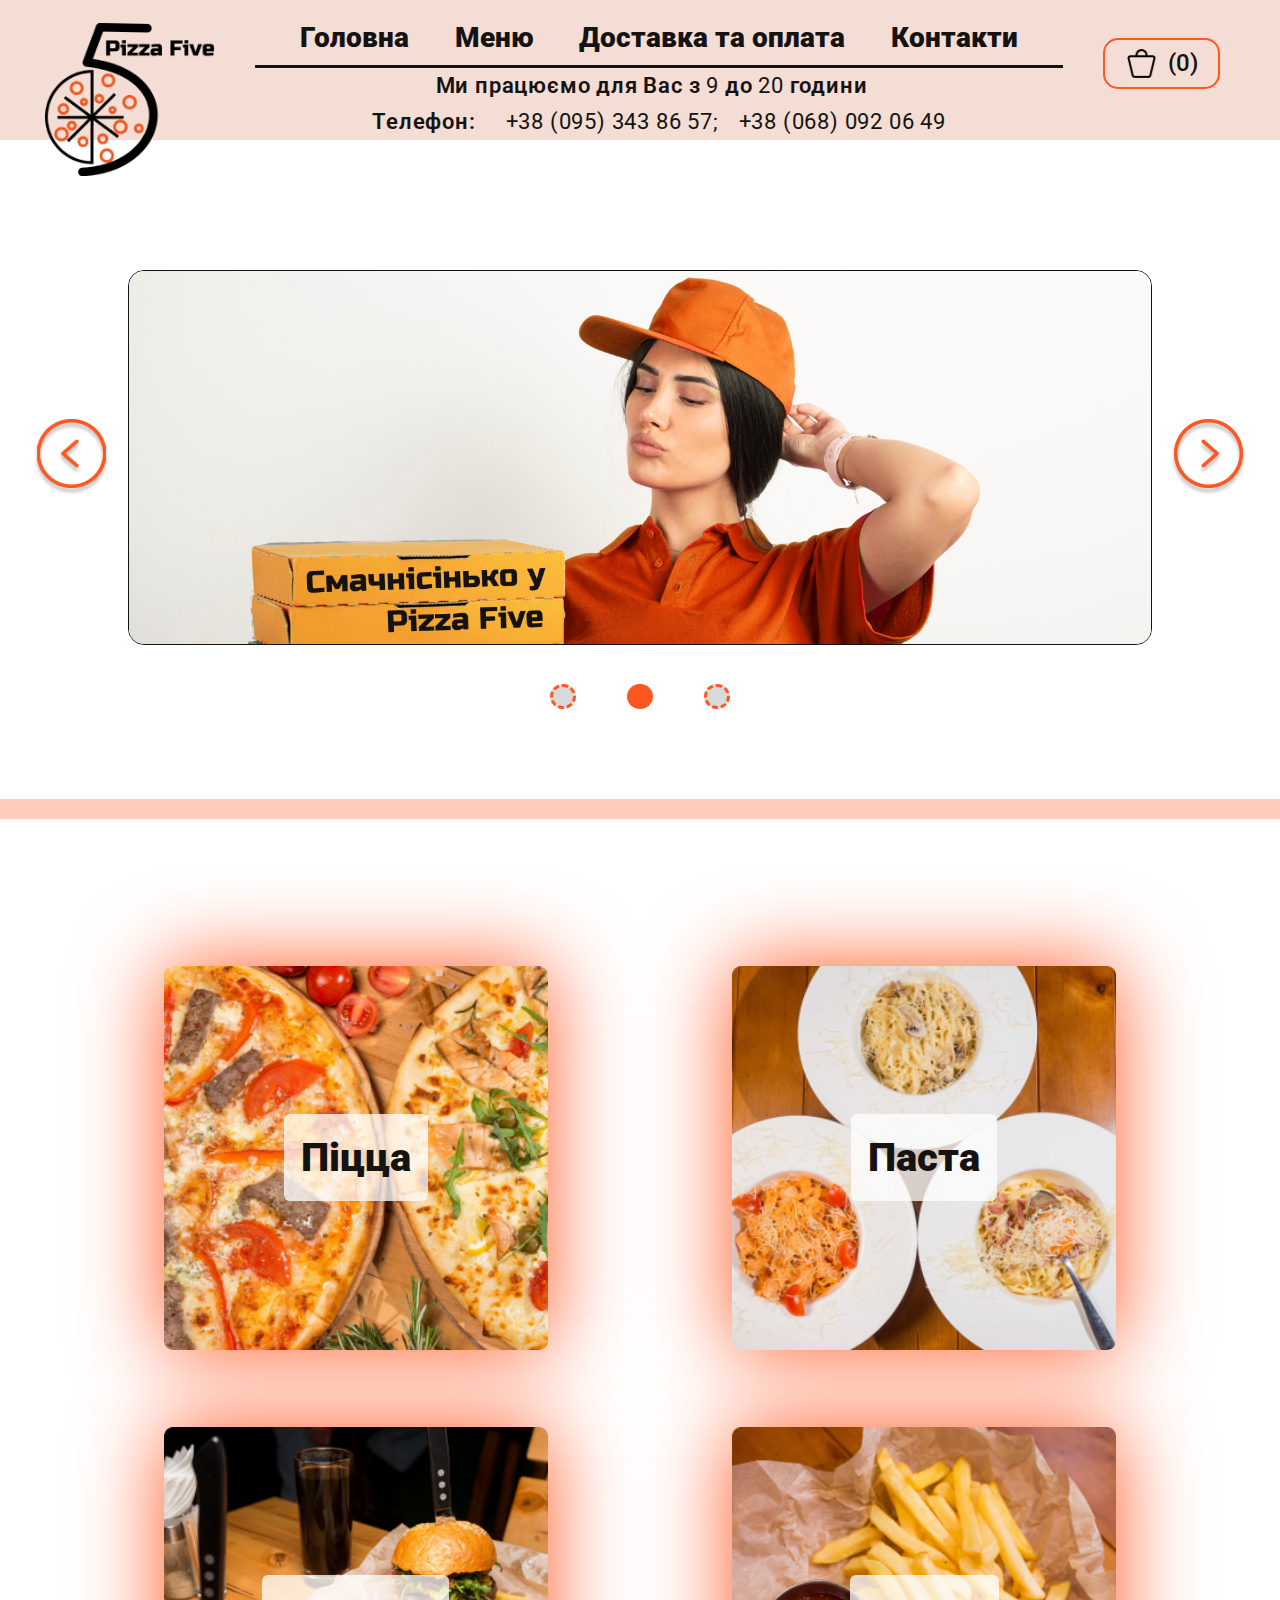
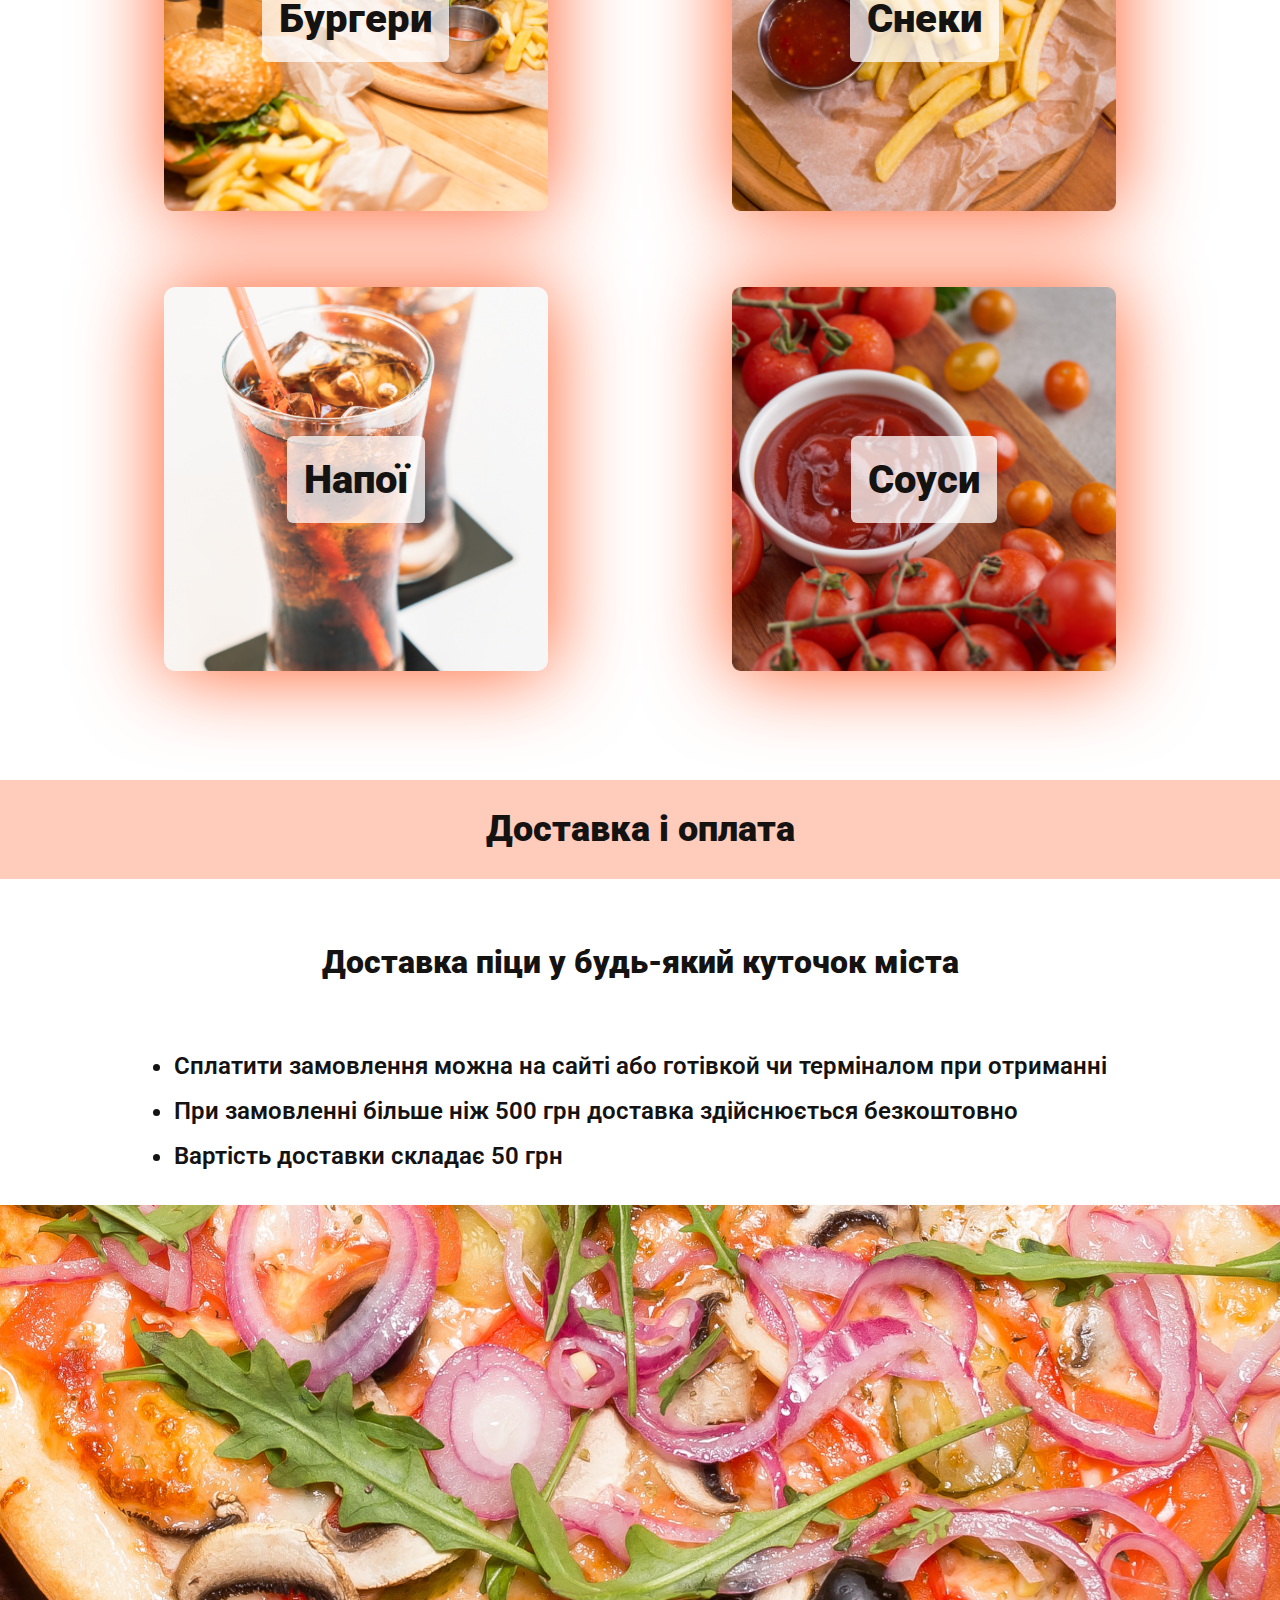
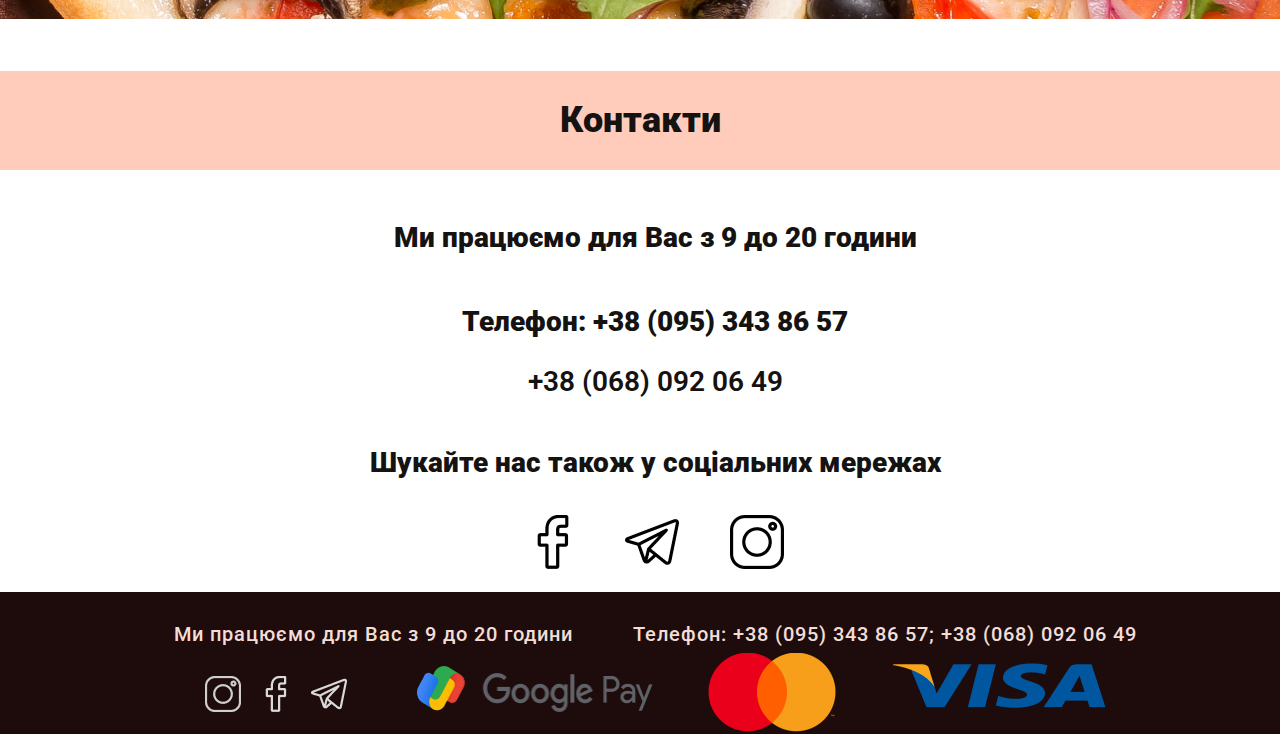
<file: index.html>
<!DOCTYPE html>
<html lang="uk">

<head>
   <meta content="text/html" charset="UTF-8">
   <meta http-equiv="X-UA-Compatible" content="IE=edge">
   <meta name="viewport" content="width=device-width, initial-scale=1.0">
   <title>Pizza Five</title>
   <link rel="stylesheet" type="text/css" href="./style.css">
</head>

<body>
   <div class="wrapper">
      <header class="body_header">
         <div class="background_container">
         </div>
         
         <div class="_container">
            <div class="header_container">
               <a href="./index.html" class="main_link">
                  <img class="header_logo" src="./img/Ресурс 9@4x 1.png" alt="Pizza Five logo">
               </a>
               <div class="header_menu">
                  <nav class="header_nav">
                     <a href="#contacts" class="header_nav_link">Головна</a>
                     <div class="dropdown">
                        <a href="#" onclick="myFunction()" class="header_nav_link dropdown">Меню</a>
                        <div class="dropdown_content" id="dropdown">
                           <a href="./pizza_choice.html" class="dropdown_content_link icon_pizza">
                              <h5 class="icon_title">Піцца</h5>
                           </a>
                           <a href="./pasta_choice.html" class="dropdown_content_link icon_pasta">
                              <h5 class="icon_title">Паста</h5>
                           </a>
                           <a href="./pasta_choice.html" class="dropdown_content_link icon_burger">
                              <h5 class="icon_title">Бургер сети</h5>
                           </a>
                           <a href="./drinks_choice.html" class="dropdown_content_link icon_drink">
                              <h5 class="icon_title">Напої</h5>
                           </a>
                           <a href="./sneck_choice.html" class="dropdown_content_link icon_nachos">
                              <h5 class="icon_title">Снеки</h5>
                           </a>
                           <a href="./sauce_choice.html" class="dropdown_content_link icon_souce">
                              <h5 class="icon_title">Соуси</h5>
                           </a>
                        </div>
                     </div>
                     <a href="#body_delivery" id="delivery" class="header_nav_link">Доставка та оплата</a>
                     <a href="#contacts" class="header_nav_link">Контакти</a>
                  </nav>
                  <hr class="header_line">
                  <div class="header_contact">
                     <p class="header_contact_line">Ми працюємо для Вас з <span class="thin_numbers">9</span> до <span
                           class="thin_numbers">20</span> години </p>
                     <p class="header_contact_line">Телефон: <span class="thin_numbers"><a href="tel:+380953438657">+38 (095) 343 86 57;</a> <a href="tel:+380680920649">+38 (068) 092
                           06 49</a></span></p>
                  </div>
               </div>
               <a href="#popup_shopping_bag" class="header_shop_button">
                  <img class="shop_button_img" src="./img/shopping-bag 1.png" alt="shopping bag">
                  <h3 class="shop_count">(0)</h3>
               </a>
               <div class="mob_burger">
                  <a id="burger_btn"href="#" onclick="menuMobile()" class="mobile_burger_btn">
                     <span></span>
                  </a>
                  <div class="dropdown_content drop_mob" id="dropdown_mob">
                     <a href="./pizza_choice.html" class="dropdown_content_link icon_pizza">
                        <h5 class="icon_title">Піцца</h5>
                     </a>
                     <a href="./pasta_choice.html" class="dropdown_content_link icon_pasta">
                        <h5 class="icon_title">Паста</h5>
                     </a>
                     <a href="./pasta_choice.html" class="dropdown_content_link icon_burger">
                        <h5 class="icon_title">Бургер сети</h5>
                     </a>
                     <a href="./drinks_choice.html" class="dropdown_content_link icon_drink">
                        <h5 class="icon_title">Напої</h5>
                     </a>
                     <a href="./sneck_choice.html" class="dropdown_content_link icon_nachos">
                        <h5 class="icon_title">Снеки</h5>
                     </a>
                     <a href="./sauce_choice.html" class="dropdown_content_link icon_souce">
                        <h5 class="icon_title">Соуси</h5>
                     </a>
                  </div>
               </div>
            </div>
         </div>
      </header>
      <main class="body">
            <div class="body_slider">
               <div class="_container">
               <section class="body_slider_content">
                  <div class="slider_img_block">
                     <a class="slider_arrow_button prev" onclick="plusSlides(-1)"><img class="slider_arrow"  src="./img/arrow-left.png" alt="left arrow"></a>
                     <img class="slider_main_img fade" src="./img/main_banner3.png" alt="main image">
                     <img class="slider_main_img fade" src="./img/main_banner.png" alt="main image">
                     <img class="slider_main_img fade" src="./img/main_banner_2.png" alt="main image">
                     <a class="slider_arrow_button next" onclick="plusSlides(1)"><img class="slider_arrow" src="./img/arrow-right.png" alt="right arrow"></a>
                  </div>
               <div class="body_slider_points">
                  <span class="dot" onclick="currentSlide(1)"></span>
                  <span class="dot" onclick="currentSlide(2)"></span>
                  <span class="dot" onclick="currentSlide(3)"></span>
               </div>
               </section>
            </div>
         </div>
         <div class="horizontal_line  _thin">
         </div>
            <section class="body_menu">
               <div class="_container">
               <div class="body_menu_center">
                  <nav class="body_menu_content">
                     <a href="./pizza_choice.html" class="body_menu_link"><span class="body_menu_white">
                           <p class="body_menu_text">Піцца</p>
                        </span><img class="body_menu_img body_menu_link" src="./img/main_buy6.png" alt="Pizza"></a>
                     <a href="./pasta_choice.html" class="body_menu_link"><span class="body_menu_white">
                           <p class="body_menu_text">Паста</p>
                        </span><img class="body_menu_img body_menu_link" src="./img/main_buy4.png" alt="Pasta"></a>
                     <a href="./pasta_choice.html" class="body_menu_link"><span class="body_menu_white">
                           <p class="body_menu_text">Бургери</p>
                        </span><img class="body_menu_img body_menu_link" src="./img/main_buy3.png" alt="Burger"></a>
                     <a href="./sneck_choice.html" class="body_menu_link"><span class="body_menu_white">
                           <p class="body_menu_text">Снеки</p>
                        </span><img class="body_menu_img body_menu_link" src="./img/main_buy2.png" alt="Sneck"></a>
                     <a href="./drinks_choice.html" class="body_menu_link"><span class="body_menu_white">
                           <p class="body_menu_text">Напої</p>
                        </span><img class="body_menu_img body_menu_link" src="./img/drink4.png" alt="Drinks"></a>
                     <a href="./sauce_choice.html" class="body_menu_link"><span class="body_menu_white">
                           <p class="body_menu_text">Соуси</p>
                        </span><img class="body_menu_img body_menu_link" src="./img/main_buy1.png" alt="Souses"></a>
                  </nav>
               </div>
            </div>
            </section>
         <div id="body_delivery" class="horizontal_line  _fat">
            <span>Доставка і оплата</span>
         </div>
         <section class="body_delivery">
            <div class="_container">
               <h2 class="body_delivery_title">Доставка піци у будь-який куточок міста</h2>
               <ul class="body_dilivery_list">
                  <li class="body_dilivery_list_item">Сплатити замовлення можна на сайті або готівкой чи терміналом при
                     отриманні</li>
                  <li class="body_dilivery_list_item">При замовленні більше ніж 500 грн доставка здійснюється безкоштовно
                  </li>
                  <li class="body_dilivery_list_item">Вартість доставки складає 50 грн </li>
               </ul>
            </div>
         </section>
         <span class="body_pizza_banner"></span>
         <div id="contacts" class="horizontal_line  _fat">
            <span>Контакти</span>
         </div>
         <section class="body_contacts _container">
            <h2 class="body_contact_item _first">Ми працюємо для Вас з 9 до 20 години</h2>
            <h2 class="body_contact_item _second">Телефон: <a href="tel:+380953438657">+38 (095) 343 86 57</a> </h2>
            <h2 class="second_number"> <a href="tel:+380680920649">+38 (068) 092 06 49</a></h2>
            <h2 class="body_contact_item _third">Шукайте нас також у соціальних мережах</h2>
            <div class="body_contact_social">
               <a class="link_img" href="https://www.facebook.com"><img class="body_contact_social_img _first_img"
                     src="./img/social1.png" alt="facebook page"></a>
               <a class="link_img" href="https://t.me/pashkentosik"><img class="body_contact_social_img _second_img"
                     src="./img/social2.png" alt="telegram page"></a>
               <a class="link_img" href="https://www.instagram.com/pashkentik/"><img class="body_contact_social_img _third_img"
                     src="./img/social3.png" alt="instagram page"></a>
            </div>
         </section>
      </main>
         <footer class="body_footer">
            <div class="_container">
               <div class="footer_contact">
                  <h2 class="footer_contact_line">Ми працюємо для Вас з 9 до 20 години </h2>
                  <h2 class="footer_contact_line">Телефон: +38 (095) 343 86 57; +38 (068) 092 06 49</h2>
               </div>
               <div class="footer_imgs">
                  <div class="footer_contact_social">
                     <a class="footer_link_img" href="https://www.instagram.com/pashkentik/"><img
                           class="footer_contact_social_img _third_img" src="./img/social2_2.png" alt="instagram page"></a>
                     <a class="footer_link_img" href="https://www.facebook.com"><img class="footer_contact_social_img _first_img"
                           src="./img/social2_3.png" alt="facebook page"></a>
                     <a class="footer_link_img" href="https://t.me/pashkentosik"><img class="footer_contact_social_img _second_img"
                           src="./img/social3_3.png" alt="telegram page"></a>
                  </div>
                  <a href="https://pay.google.com/"><img class="google_pay" src="./img/pay1.png" alt=""></a>
                  <a href="https://www.mastercard.ua/" class="master_card"><img src="./img/pay2.png" alt=""></a>
                  <a href="https://www.visa.com.ua/" class="visa"><img src="./img/pay3.png" alt=""></a>
               </div>
            </div>
         </footer>
         <div id="popup_shopping_bag" class="popup_pizza">
            <a class="popup_area" href="#popup_close"></a>
            <div class="popup_body">
               <div class="popup_content_bag">
                  <div class="bag_group_items">
                     <div class="items_grop_in_bag">
                        <div>
                           <img src="./img/pizza_bag_list.png" alt="pizza bag list">
                           <div class="item_count_name_bag">
                              <div>
                                 <p>Піцца “Пеппероні”</p>
                                 <p><span class="thin_numbers">480 / 100 грн.</span></p>
                                 <p>Додаткові інгредієнти: 0</p>
                              </div>
                                 <div class="popup_buttons_count">
                                    <a class="popup_count_button"></a>
                                    <p class="popup_count_number">0</p>
                                    <a class="popup_count_button_plus"></a>
                                 </div>
                           </div>
                        </div>
                        <div>
                           <img src="./img/soup3.png" alt="pizza bag list">
                           <div class="item_count_name_bag">
                              <div>
                                 <p>Паста “Фунгі”</p>
                                 <p><span class="thin_numbers">320 / 80 грн.</span></p>
                                 <p>Додаткові інгредієнти: 0</p>
                              </div>
                                 <div class="popup_buttons_count">
                                    <a class="popup_count_button"></a>
                                    <p class="popup_count_number">0</p>
                                    <a class="popup_count_button_plus"></a>
                                 </div>
                           </div>
                        </div>
                        <div>
                           <img src="./img/fri_2.png" alt="pizza bag list">
                           <div class="item_count_name_bag">
                              <div>
                                 <p>Сирні крокети</p>
                                 <p> <span class="thin_numbers">200 / 35 / 120 грн.</span></p>
                                 <p>Додаткові інгредієнти: 0</p>
                              </div>
                                 <div class="popup_buttons_count">
                                    <a class="popup_count_button"></a>
                                    <p class="popup_count_number">0</p>
                                    <a class="popup_count_button_plus"></a>
                                 </div>
                           </div>
                        </div>
                        <div>
                           <img src="./img/soup4.png" alt="pizza bag list">
                           <div class="item_count_name_bag">
                              <div>
                                 <p>Чікен Бургер Сет</p>
                                 <p><span class="thin_numbers">350 /150 / 35 / 110 грн.</span></p>
                                 <p>Додаткові інгредієнти: 0</p>
                              </div>
                                 <div class="popup_buttons_count">
                                    <a class="popup_count_button"></a>
                                    <p class="popup_count_number">0</p>
                                    <a class="popup_count_button_plus"></a>
                                 </div>
                           </div>
                        </div>
                     </div>
                     <a href="#popup_close" class="close_btn"></a>
                  </div>
                  <div class="count_item_group">
                     <div>
                        <p>Доставка <span class="thin_numbers">50</span> грн.</p>
                        <p>Всього: <span class="thin_numbers">610 </span>грн</p>
                     </div>
                     <a href="#popup_payment" class="add_to_buy white_hower_btns">Оформити замовлення</a>
                  </div>
               </div>
            </div>
         </div>
         <div id="popup_payment" class="popup_pizza">
            <a class="popup_area" href="#popup_close"></a>
            <div class="popup_body">
               <div class="popup_content_payment">
                  <div class="bag_group_items">
                     <div class="popup_payment_title">
                        <p>Данні для замовлення</p>
                        <a href="#popup_close" class="close_btn"></a>
                     </div>
                     <form class="items_grop_in_payment">
                        <div class="name_phone_pay">
                           <input type="text" name="" id="" placeholder="Ім’я">
                           <input type="tel" placeholder="Тел. +38 0 (...) ... .. ..">
                        </div>
                        <input type="text" placeholder="Вул.">
                       <div class="four_group_payment">
                           <input type="text" placeholder="Буд.">
                           <input type="text" placeholder="Кв.">
                           <input type="text" placeholder="Під’їзд">
                           <input type="text" placeholder="Поверх">
                       </div>
                       <div class="comment_pay_group">
                          <input type="text" placeholder="Кількість приборів">
                          <input type="text" placeholder="Коментар">
                       </div>
                       <div class="payment_payment">
                        <p>Оберіть спосіб оплати</p>
                        <div>
                           <label for="cash_payment" class="payment_checked_btn">Готівкою</label>
                           <label for= "therminal"  class="payment_checked_btn">Термінал</label>
                           <label for="online_payment" class="payment_checked_btn">On-line оплата</label>
                        </div>
                        </div>
                        <form>
                        <input type="radio" checked name="radio" id="cash_payment">
                        <input type="radio"  name="radio" id="therminal">
                        <input type="radio"  name="radio" id="online_payment">
                        <input class="cash_return" type="text" placeholder="Залишок з якої сумми">
                        <div class="online_payment">
                           <a href="" class="online_payment_btn">On-line оплата</a>
                           <div class="online_payment_imgs">
                              <img src="/img/pay1.png" alt="" class="online_payment_var">
                              <img src="/img/pay2_1.png" alt="" class="online_payment_var">
                              <img src="/img/pay3.png" alt="" class="online_payment_var">
                           </div>
                        </div>
                        </form>
                     </form>  
                  </div>
                  <a href="./payment_success.html" class="add_to_buy white_hower_btns">Підтвердити замовлення</a>
               </div>
            </div>
         </div>
         <div id="popup_close" class="popup_close_scroll"></div>
   </div>
   <script src="./js.js"></script>
</body>

</html>
</file>
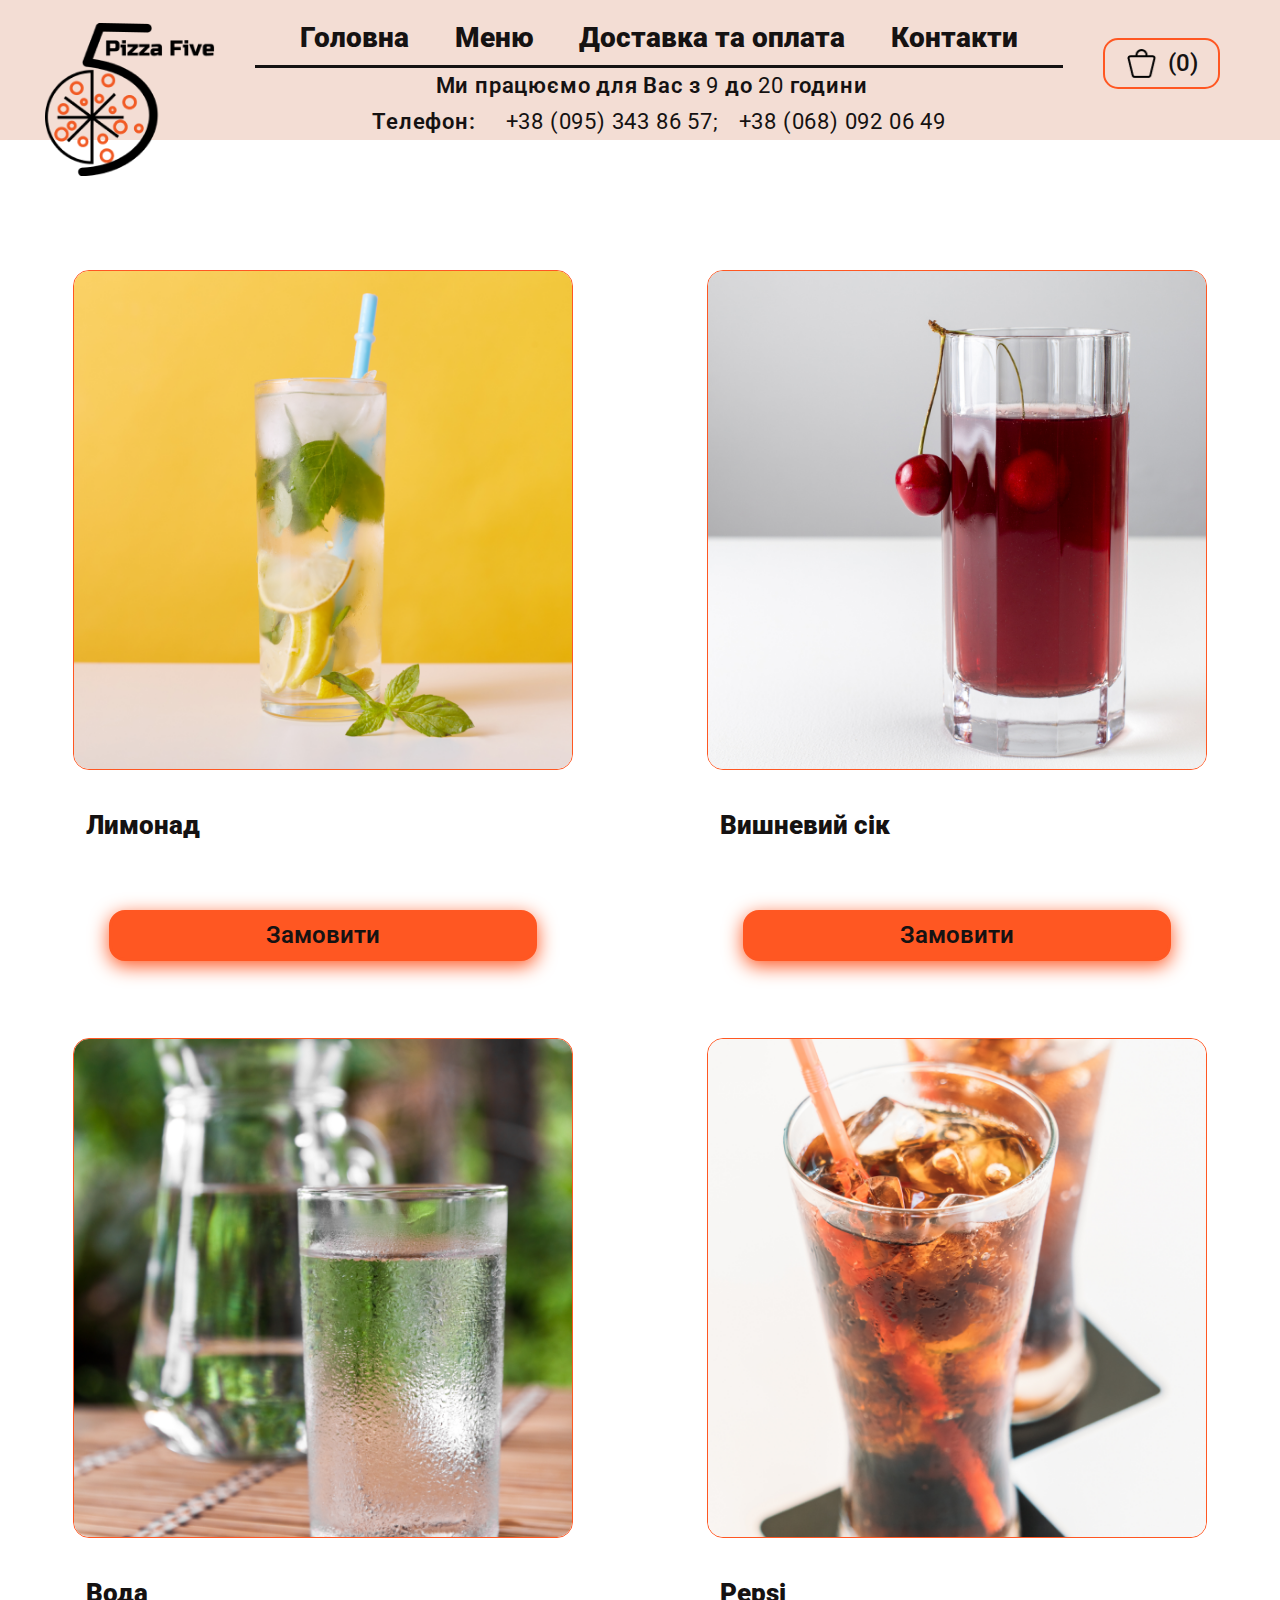
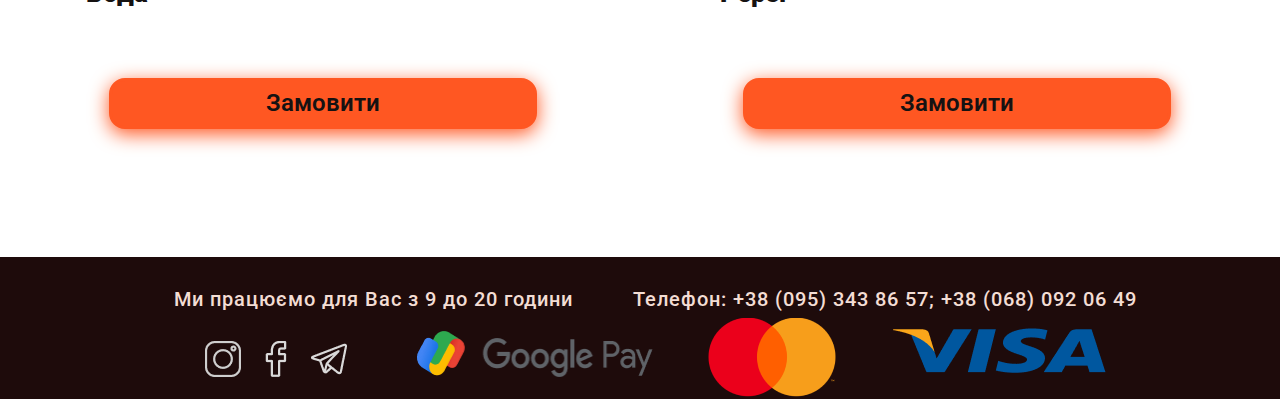
<file: drinks_choice.html>
<!DOCTYPE html>
<html lang="uk">

<head>
   <meta content="text/html" charset="UTF-8">
   <meta http-equiv="X-UA-Compatible" content="IE=edge">
   <meta name="viewport" content="width=device-width, initial-scale=1.0">
   <title>Pizza Five</title>
   <link rel="stylesheet" type="text/css" href="./style.css">
</head>

<body>
   <div class="wrapper">
      <header class="body_header">
         <div class="background_container">
         </div>
         
         <div class="_container">
            <div class="header_container">
               <a href="./index.html" class="main_link">
                  <img class="header_logo" src="./img/Ресурс 9@4x 1.png" alt="Pizza Five logo">
               </a>
               <div class="header_menu">
                  <nav class="header_nav">
                     <a href="./index.html" class="header_nav_link">Головна</a>
                     <div class="dropdown">
                        <a href="#" onclick="myFunction()" class="header_nav_link dropdown">Меню</a>
                        <div class="dropdown_content" id="dropdown">
                           <a href="./pizza_choice.html" class="dropdown_content_link icon_pizza">
                              <h5 class="icon_title">Піцца</h5>
                           </a>
                           <a href="./pasta_choice.html" class="dropdown_content_link icon_pasta">
                              <h5 class="icon_title">Паста</h5>
                           </a>
                           <a href="./pasta_choice.html" class="dropdown_content_link icon_burger">
                              <h5 class="icon_title">Бургер сети</h5>
                           </a>
                           <a href="./drinks_choice.html" class="dropdown_content_link icon_drink">
                              <h5 class="icon_title">Напої</h5>
                           </a>
                           <a href="./sneck_choice.html" class="dropdown_content_link icon_nachos">
                              <h5 class="icon_title">Снеки</h5>
                           </a>
                           <a href="./sauce_choice.html" class="dropdown_content_link icon_souce">
                              <h5 class="icon_title">Соуси</h5>
                           </a>
                        </div>
                     </div>
                     <a href="./index.html#body_delivery" id="delivery" class="header_nav_link">Доставка та оплата</a>
                     <a href="./index.html#contacts" class="header_nav_link">Контакти</a>
                  </nav>
                  <hr class="header_line">
                  <div class="header_contact">
                     <p class="header_contact_line">Ми працюємо для Вас з <span class="thin_numbers">9</span> до <span
                           class="thin_numbers">20</span> години </p>
                     <p class="header_contact_line">Телефон: <span class="thin_numbers"><a href="tel:+380953438657">+38 (095) 343 86 57;</a> <a href="tel:+380680920649">+38 (068) 092
                           06 49</a></span></p>
                  </div>
               </div>
               <a href="#popup_shopping_bag" class="header_shop_button">
                  <img class="shop_button_img" src="./img/shopping-bag 1.png" alt="shopping bag">
                  <h3 class="shop_count">(0)</h3>
               </a>
               <div class="mob_burger">
                  <a id="burger_btn"href="#" onclick="menuMobile()" class="mobile_burger_btn">
                     <span></span>
                  </a>
                  <div class="dropdown_content drop_mob" id="dropdown_mob">
                     <a href="./pizza_choice.html" class="dropdown_content_link icon_pizza">
                        <h5 class="icon_title">Піцца</h5>
                     </a>
                     <a href="./pasta_choice.html" class="dropdown_content_link icon_pasta">
                        <h5 class="icon_title">Паста</h5>
                     </a>
                     <a href="./pasta_choice.html" class="dropdown_content_link icon_burger">
                        <h5 class="icon_title">Бургер сети</h5>
                     </a>
                     <a href="./drinks_choice.html" class="dropdown_content_link icon_drink">
                        <h5 class="icon_title">Напої</h5>
                     </a>
                     <a href="./sneck_choice.html" class="dropdown_content_link icon_nachos">
                        <h5 class="icon_title">Снеки</h5>
                     </a>
                     <a href="./sauce_choice.html" class="dropdown_content_link icon_souce">
                        <h5 class="icon_title">Соуси</h5>
                     </a>
                  </div>
               </div>
            </div>
         </div>
      </header>
      <main>
         <div class="_item_container">
            <div class="items_card_group">
               <div class="item_card_sneck">
                  <div class="item_card_group _sneck">
                     <img class="item_card_img" src="./img/drink1.png" alt="drink choice">
                        <div class="item_card_title_price">
                           <p class="item_card_title">Лимонад</p>
                        </div>
                  </div>
                     <a class="buy_button_ogange" href="#popup_drinks">Замовити</a>
               </div>
               <div class="item_card_sneck">
                  <div class="item_card_group _sneck">
                     <img class="item_card_img" src="./img/drink2.png" alt="drink choice">
                        <div class="item_card_title_price">
                           <p class="item_card_title">Вишневий сік</p>
                        </div>
                  </div>
                     <a class="buy_button_ogange" href="#popup_drinks">Замовити</a>
               </div>
               <div class="item_card_sneck">
                  <div class="item_card_group _sneck">
                     <img class="item_card_img" src="./img/drink3.png" alt="drink choice">
                        <div class="item_card_title_price">
                           <p class="item_card_title">Вода</p>
                        </div>
                  </div>
                     <a class="buy_button_ogange" href="#popup_drinks">Замовити</a>
               </div>
               <div class="item_card_sneck">
                  <div class="item_card_group _sneck">
                     <img class="item_card_img" src="./img/drink4.png" alt="drink choice">
                        <div class="item_card_title_price">
                           <p class="item_card_title">Pepsi</p>
                        </div>
                  </div>
                     <a class="buy_button_ogange" href="#popup_drinks">Замовити</a>
               </div>
            </div>
         </div>
      </main>
         <footer class="body_footer">
            <div class="_container">
               <div class="footer_contact">
                  <h2 class="footer_contact_line">Ми працюємо для Вас з 9 до 20 години </h2>
                  <h2 class="footer_contact_line">Телефон: +38 (095) 343 86 57; +38 (068) 092 06 49</h2>
               </div>
               <div class="footer_imgs">
                  <div class="footer_contact_social">
                     <a class="footer_link_img" href="https://www.instagram.com/pashkentik/"><img
                           class="footer_contact_social_img _third_img" src="./img/social2_2.png" alt="instagram page"></a>
                     <a class="footer_link_img" href="https://www.facebook.com"><img class="footer_contact_social_img _first_img"
                           src="./img/social2_3.png" alt="facebook page"></a>
                     <a class="footer_link_img" href="https://t.me/pashkentosik"><img class="footer_contact_social_img _second_img"
                           src="./img/social3_3.png" alt="telegram page"></a>
                  </div>
                  <a href="https://pay.google.com/"><img class="google_pay" src="./img/pay1.png" alt=""></a>
                  <a href="https://www.mastercard.ua/" class="master_card"><img src="./img/pay2.png" alt=""></a>
                  <a href="https://www.visa.com.ua/" class="visa"><img src="./img/pay3.png" alt=""></a>
               </div>
            </div>
         </footer>
         <div id="popup_shopping_bag" class="popup_pizza">
            <a class="popup_area" href="#popup_close"></a>
            <div class="popup_body">
               <div class="popup_content_bag">
                  <div class="bag_group_items">
                     <div class="items_grop_in_bag">
                        <div>
                           <img src="./img/pizza_bag_list.png" alt="pizza bag list">
                           <div class="item_count_name_bag">
                              <div>
                                 <p>Піцца “Пеппероні”</p>
                                 <p><span class="thin_numbers">480 / 100 грн.</span></p>
                                 <p>Додаткові інгредієнти: 0</p>
                              </div>
                                 <div class="popup_buttons_count">
                                    <a class="popup_count_button"></a>
                                    <p class="popup_count_number">0</p>
                                    <a class="popup_count_button_plus"></a>
                                 </div>
                           </div>
                        </div>
                        <div>
                           <img src="./img/soup3.png" alt="pizza bag list">
                           <div class="item_count_name_bag">
                              <div>
                                 <p>Паста “Фунгі”</p>
                                 <p><span class="thin_numbers">320 / 80 грн.</span></p>
                                 <p>Додаткові інгредієнти: 0</p>
                              </div>
                                 <div class="popup_buttons_count">
                                    <a class="popup_count_button"></a>
                                    <p class="popup_count_number">0</p>
                                    <a class="popup_count_button_plus"></a>
                                 </div>
                           </div>
                        </div>
                        <div>
                           <img src="./img/fri_2.png" alt="pizza bag list">
                           <div class="item_count_name_bag">
                              <div>
                                 <p>Сирні крокети</p>
                                 <p> <span class="thin_numbers">200 / 35 / 120 грн.</span></p>
                                 <p>Додаткові інгредієнти: 0</p>
                              </div>
                                 <div class="popup_buttons_count">
                                    <a class="popup_count_button"></a>
                                    <p class="popup_count_number">0</p>
                                    <a class="popup_count_button_plus"></a>
                                 </div>
                           </div>
                        </div>
                        <div>
                           <img src="./img/soup4.png" alt="pizza bag list">
                           <div class="item_count_name_bag">
                              <div>
                                 <p>Чікен Бургер Сет</p>
                                 <p><span class="thin_numbers">350 /150 / 35 / 110 грн.</span></p>
                                 <p>Додаткові інгредієнти: 0</p>
                              </div>
                                 <div class="popup_buttons_count">
                                    <a class="popup_count_button"></a>
                                    <p class="popup_count_number">0</p>
                                    <a class="popup_count_button_plus"></a>
                                 </div>
                           </div>
                        </div>
                     </div>
                     <a href="#popup_close" class="close_btn"></a>
                  </div>
                  <div class="count_item_group">
                     <div>
                        <p>Доставка <span class="thin_numbers">50</span> грн.</p>
                        <p>Всього: <span class="thin_numbers">610 </span>грн</p>
                     </div>
                     <a href="#popup_payment" class="add_to_buy white_hower_btns">Оформити замовлення</a>
                  </div>
               </div>
            </div>
         </div>
         <div id="popup_drinks" class="popup_pizza">
            <a class="popup_area" href="#popup_close"></a>
            <div class="popup_body">
               <div class="popup_content">
                  <div class="count_item_group">
                     <div class="item_card_group item_card_group_popup">
                        <img class="item_card_img_popup" src="./img/drink2.png" alt="burger set">
                           <div class="item_card_text">
                              <div class="item_card_title_price">
                                 <p class="item_card_title">Вишневий сік</p>
                                 <p class="item_card_price"></p>
                              </div>
                              <p class="item_card_ingrd_popup"></p>
                           </div>

                     </div>
                  </div>
                  <div class="adds_buy _drinks">
                     <a href="#popup_close" class="close_btn"></a>
                     <div class="white_addons_pizza_group_drinks">
                        <div class="drink_group">
                           <a class="popup_count_drink">0.5 мл / 25 грн</a>
                           <div class="popup_buttons_count">
                              <a class="popup_count_button"></a>
                              <p class="popup_count_number">0</p>
                              <a class="popup_count_button_plus"></a>
                           </div>
                        </div>
                        <div class="drink_group">
                           <a class="popup_count_drink"> 1 л / 45 грн</a>
                           <div class="popup_buttons_count">
                              <a class="popup_count_button"></a>
                              <p class="popup_count_number">0</p>
                              <a class="popup_count_button_plus"></a>
                           </div>
                        </div>
                        <div class="drink_group">
                           <a class="popup_count_drink">2 л / 65 грн</a>
                           <div class="popup_buttons_count">
                              <a class="popup_count_button"></a>
                              <p class="popup_count_number">0</p>
                              <a class="popup_count_button_plus"></a>
                           </div>
                        </div>
                        
                     <p class="inged_count">Інгредієнти: (0)</p>
                  </div>
               </div>
               <a href="#popup_shopping_bag" class="add_to_buy white_hower_btns">Додати до кошика (0грн)</a>
            </div>
         </div>
   </div>
   <div id="popup_payment" class="popup_pizza">
      <a class="popup_area" href="#popup_close"></a>
      <div class="popup_body">
         <div class="popup_content_payment">
            <div class="bag_group_items">
               <div class="popup_payment_title">
                  <p>Данні для замовлення</p>
                  <a href="#popup_close" class="close_btn"></a>
               </div>
               <form class="items_grop_in_payment">
                  <div class="name_phone_pay">
                     <input type="text" name="" id="" placeholder="Ім’я">
                     <input type="tel" placeholder="Тел. +38 0 (...) ... .. ..">
                  </div>
                  <input type="text" placeholder="Вул.">
                 <div class="four_group_payment">
                     <input type="text" placeholder="Буд.">
                     <input type="text" placeholder="Кв.">
                     <input type="text" placeholder="Під’їзд">
                     <input type="text" placeholder="Поверх">
                 </div>
                 <div class="comment_pay_group">
                    <input type="text" placeholder="Кількість приборів">
                    <input type="text" placeholder="Коментар">
                 </div>
                 <div class="payment_payment">
                  <p>Оберіть спосіб оплати</p>
                  <div>
                     <label for="cash_payment" class="payment_checked_btn">Готівкою</label>
                     <label for= "therminal"  class="payment_checked_btn">Термінал</label>
                     <label for="online_payment" class="payment_checked_btn">On-line оплата</label>
                  </div>
                  </div>
                  <form>
                  <input type="radio" checked name="radio" id="cash_payment">
                  <input type="radio"  name="radio" id="therminal">
                  <input type="radio"  name="radio" id="online_payment">
                  <input class="cash_return" type="text" placeholder="Залишок з якої сумми">
                  <div class="online_payment">
                     <a href="" class="online_payment_btn">On-line оплата</a>
                     <div class="online_payment_imgs">
                        <img src="/img/pay1.png" alt="" class="online_payment_var">
                        <img src="/img/pay2_1.png" alt="" class="online_payment_var">
                        <img src="/img/pay3.png" alt="" class="online_payment_var">
                     </div>
                  </div>
                  </form>
               </form>  
            </div>
            <a href="./payment_success.html" class="add_to_buy white_hower_btns">Підтвердити замовлення</a>
         </div>
      </div>
   </div>
         <div id="popup_close" class="popup_close_scroll"></div>
   </div>
   <script src="./js.js"></script>
</body>

</html>
</file>
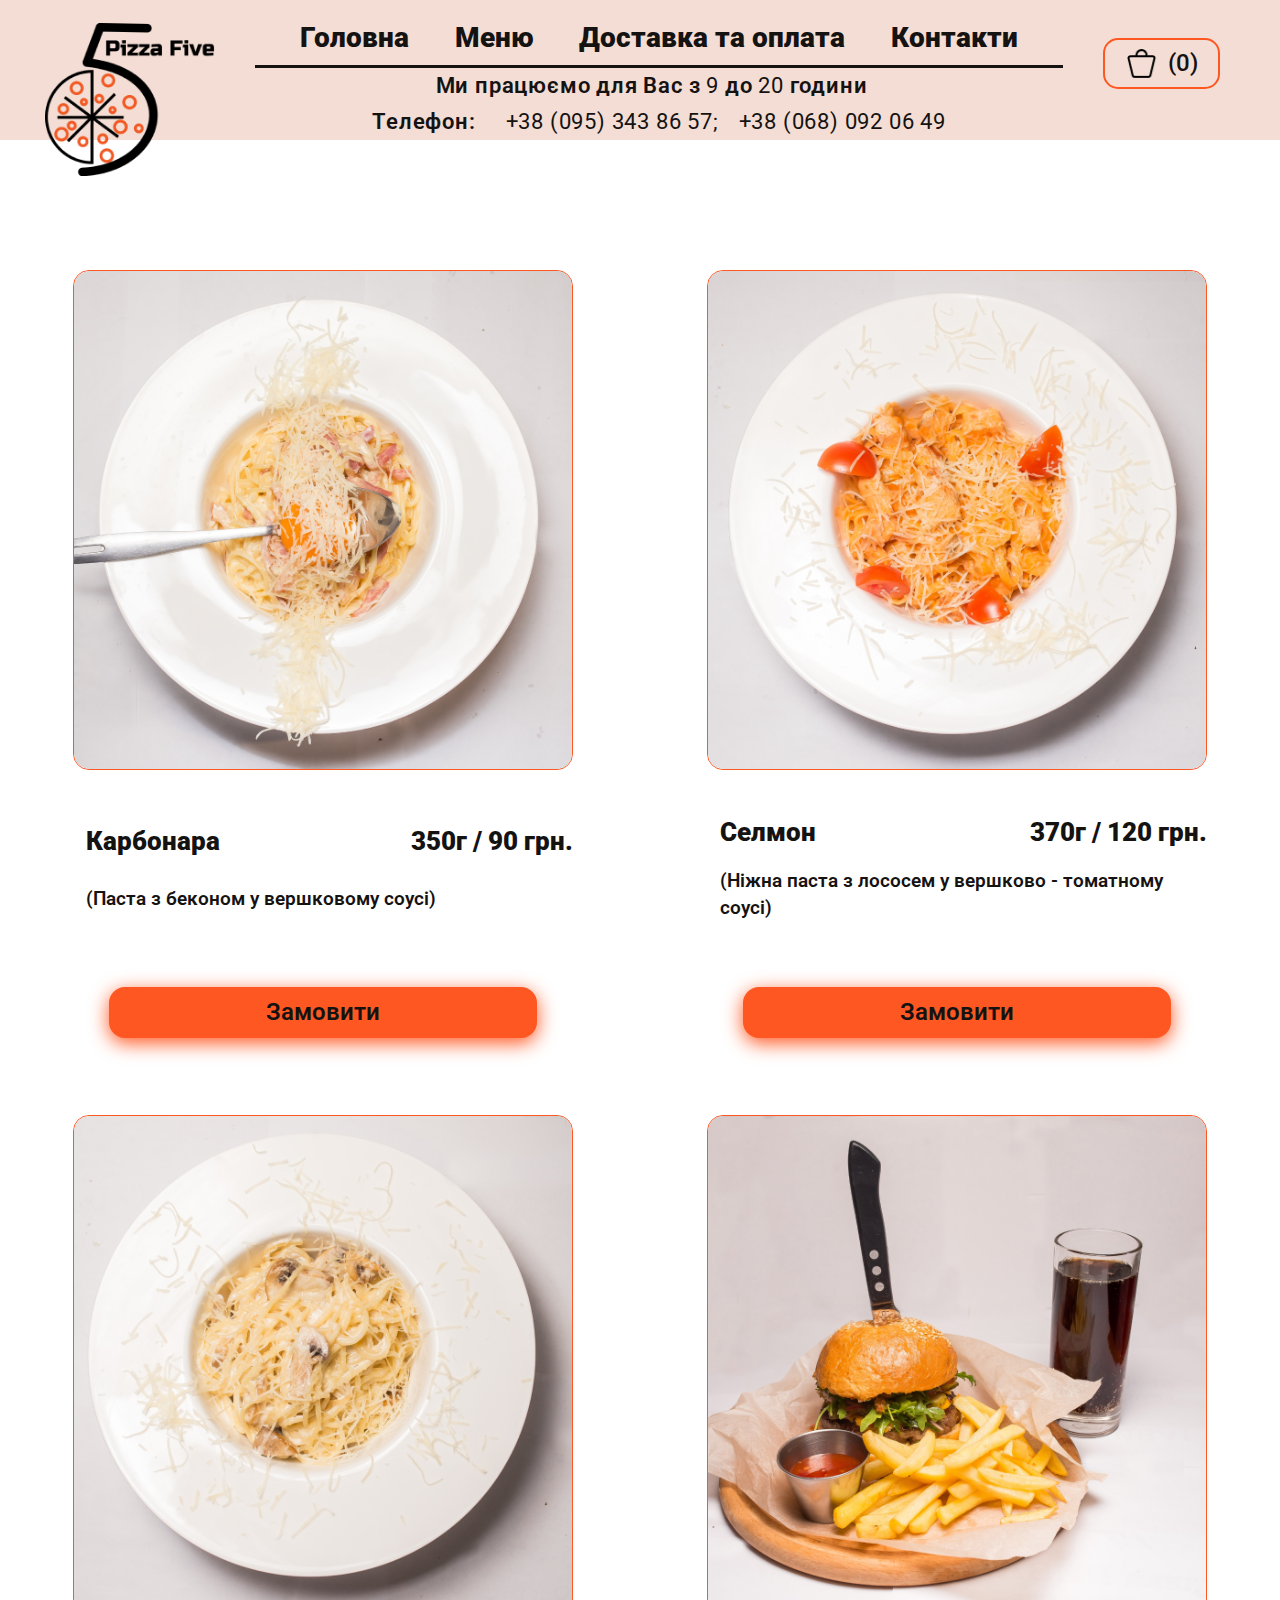
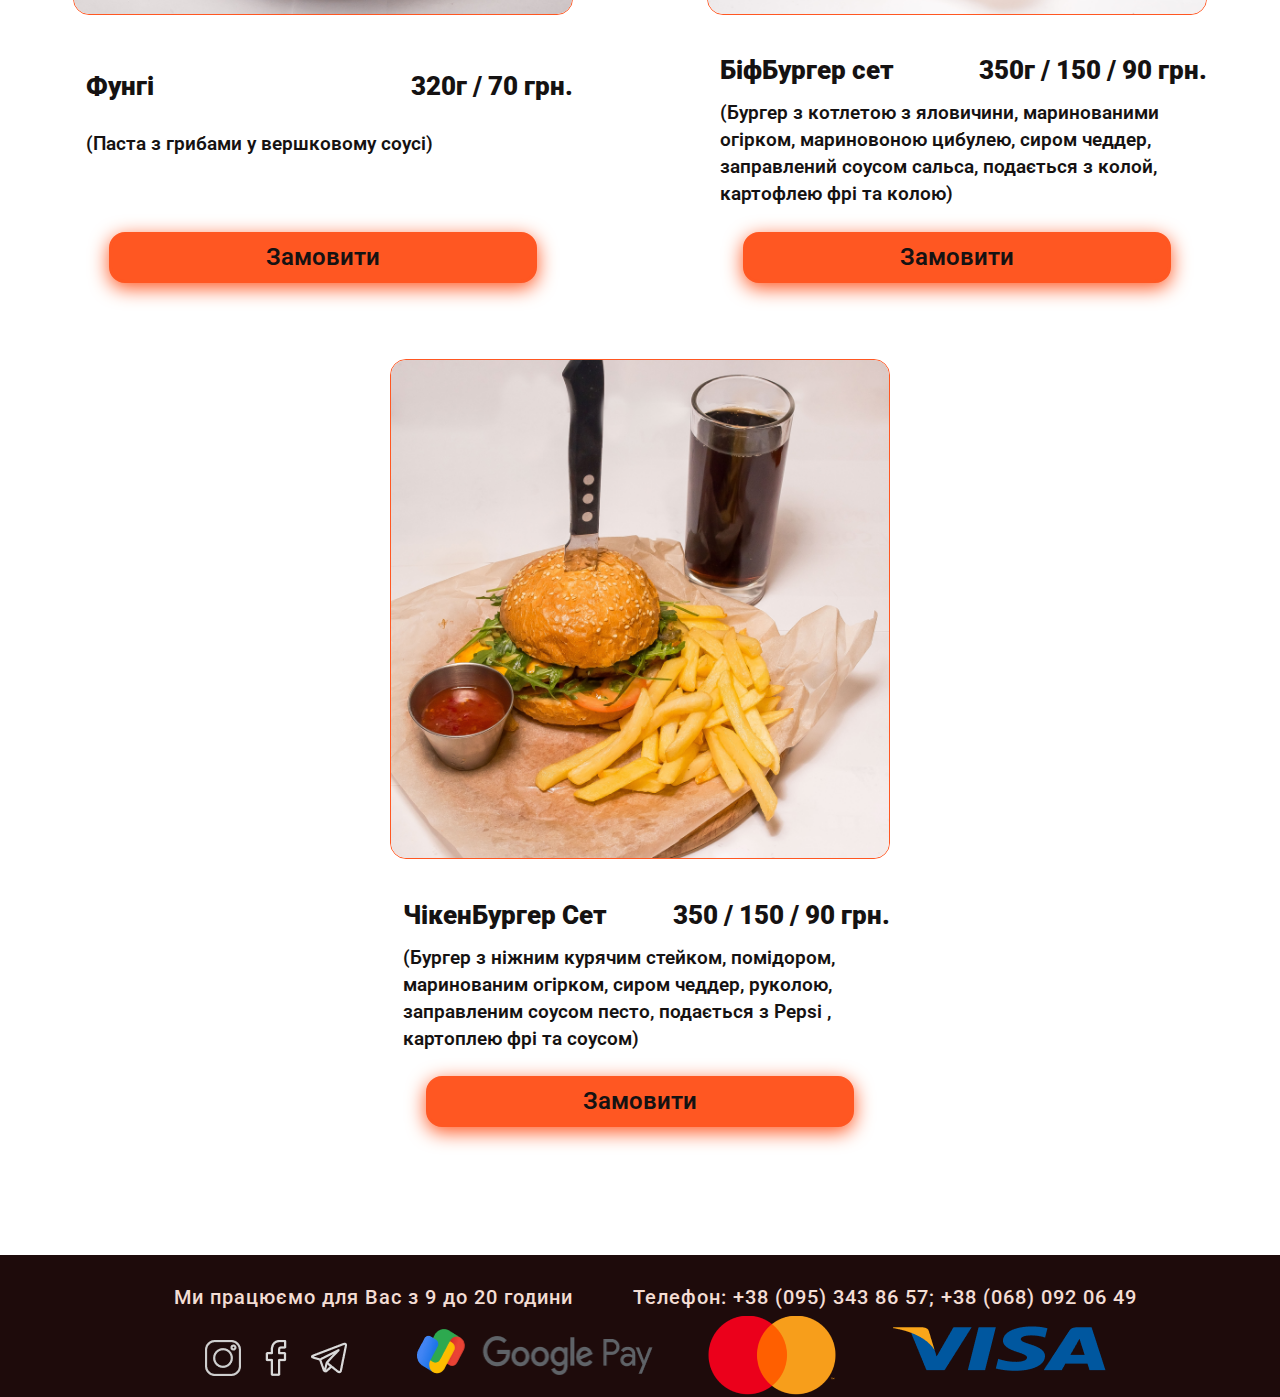
<file: pasta_choice.html>
<!DOCTYPE html>
<html lang="uk">

<head>
   <meta content="text/html" charset="UTF-8">
   <meta http-equiv="X-UA-Compatible" content="IE=edge">
   <meta name="viewport" content="width=device-width, initial-scale=1.0">
   <title>Pizza Five</title>
   <link rel="stylesheet" type="text/css" href="./style.css">
</head>

<body>
   <div class="wrapper">
      <header class="body_header">
         <div class="background_container">
         </div>
         
         <div class="_container">
            <div class="header_container">
               <a href="./index.html" class="main_link">
                  <img class="header_logo" src="./img/Ресурс 9@4x 1.png" alt="Pizza Five logo">
               </a>
               <div class="header_menu">
                  <nav class="header_nav">
                     <a href="./index.html" class="header_nav_link">Головна</a>
                     <div class="dropdown">
                        <a href="#" onclick="myFunction()" class="header_nav_link dropdown">Меню</a>
                        <div class="dropdown_content" id="dropdown">
                           <a href="./pizza_choice.html" class="dropdown_content_link icon_pizza">
                              <h5 class="icon_title">Піцца</h5>
                           </a>
                           <a href="./pasta_choice.html" class="dropdown_content_link icon_pasta">
                              <h5 class="icon_title">Паста</h5>
                           </a>
                           <a href="./pasta_choice.html" class="dropdown_content_link icon_burger">
                              <h5 class="icon_title">Бургер сети</h5>
                           </a>
                           <a href="./drinks_choice.html" class="dropdown_content_link icon_drink">
                              <h5 class="icon_title">Напої</h5>
                           </a>
                           <a href="./sneck_choice.html" class="dropdown_content_link icon_nachos">
                              <h5 class="icon_title">Снеки</h5>
                           </a>
                           <a href="./sauce_choice.html" class="dropdown_content_link icon_souce">
                              <h5 class="icon_title">Соуси</h5>
                           </a>
                        </div>
                     </div>
                     <a href="./index.html#body_delivery" id="delivery" class="header_nav_link">Доставка та оплата</a>
                     <a href="./index.html#contacts" class="header_nav_link">Контакти</a>
                  </nav>
                  <hr class="header_line">
                  <div class="header_contact">
                     <p class="header_contact_line">Ми працюємо для Вас з <span class="thin_numbers">9</span> до <span
                           class="thin_numbers">20</span> години </p>
                     <p class="header_contact_line">Телефон: <span class="thin_numbers"><a href="tel:+380953438657">+38 (095) 343 86 57;</a> <a href="tel:+380680920649">+38 (068) 092
                           06 49</a></span></p>
                  </div>
               </div>
               <a href="#popup_shopping_bag" class="header_shop_button">
                  <img class="shop_button_img" src="./img/shopping-bag 1.png" alt="shopping bag">
                  <h3 class="shop_count">(0)</h3>
               </a>
               <div class="mob_burger">
                  <a id="burger_btn"href="#" onclick="menuMobile()" class="mobile_burger_btn">
                     <span></span>
                  </a>
                  <div class="dropdown_content drop_mob" id="dropdown_mob">
                     <a href="./pizza_choice.html" class="dropdown_content_link icon_pizza">
                        <h5 class="icon_title">Піцца</h5>
                     </a>
                     <a href="./pasta_choice.html" class="dropdown_content_link icon_pasta">
                        <h5 class="icon_title">Паста</h5>
                     </a>
                     <a href="./pasta_choice.html" class="dropdown_content_link icon_burger">
                        <h5 class="icon_title">Бургер сети</h5>
                     </a>
                     <a href="./drinks_choice.html" class="dropdown_content_link icon_drink">
                        <h5 class="icon_title">Напої</h5>
                     </a>
                     <a href="./sneck_choice.html" class="dropdown_content_link icon_nachos">
                        <h5 class="icon_title">Снеки</h5>
                     </a>
                     <a href="./sauce_choice.html" class="dropdown_content_link icon_souce">
                        <h5 class="icon_title">Соуси</h5>
                     </a>
                  </div>
               </div>
            </div>
         </div>
      </header>
      <main>
         <div class="_item_container">
            <div class="items_card_group">
               <div class="item_card_pasta">
                  <div class="item_card_group _pasta">
                     <img class="item_card_img" src="./img/soup1.png" alt="Soup">
                     <div class="item_card_text">
                        <div class="item_card_title_price">
                           <p class="item_card_title">Карбонара</p>
                           <p class="item_card_price">350г / 90 грн.</p>
                        </div>
                        <p class="item_card_ingrd">(Паста з беконом у вершковому соусі)</p>
                     </div>
                  </div>
                     <a class="buy_button_ogange" href="#popup_pasta">Замовити</a>
               </div>
               <div class="item_card_pasta">
                  <div class="item_card_group _pasta">
                     <img class="item_card_img" src="./img/soup2.png" alt="Soup">
                     <div class="item_card_text">
                        <div class="item_card_title_price">
                           <p class="item_card_title">Селмон</p>
                           <p class="item_card_price">370г / 120 грн.</p>
                        </div>
                        <p class="item_card_ingrd">(Ніжна паста з лососем у вершково - томатному соусі)</p>
                     </div>
                  </div>
                     <a class="buy_button_ogange" href="#popup_pasta">Замовити</a>
               </div>
               <div class="item_card_pasta">
                  <div class="item_card_group _pasta">
                     <img class="item_card_img" src="./img/soup3.png" alt="Soup">
                     <div class="item_card_text">
                        <div class="item_card_title_price">
                           <p class="item_card_title">Фунгі</p>
                           <p class="item_card_price">320г / 70 грн.</p>
                        </div>
                        <p class="item_card_ingrd">(Паста з грибами у вершковому соусі)</p>
                     </div>
                  </div>
                     <a class="buy_button_ogange" href="#popup_pasta">Замовити</a>
               </div>
               <div class="item_card_pasta">
                  <div class="item_card_group _pasta">
                     <img class="item_card_img" src="./img/soup4.png" alt="Burger set">
                     <div class="item_card_text">
                        <div class="item_card_title_price">
                           <p class="item_card_title">БіфБургер сет</p>
                           <p class="item_card_price">350г / 150 / 90 грн.</p>
                        </div>
                        <p class="item_card_ingrd">(Бургер з котлетою з яловичини, маринованими
                           огірком, мариновоною цибулею, сиром чеддер, 
                          заправлений соусом сальса, подається з колой,
                           картофлею фрі та колою)</p>
                     </div>
                  </div>
                     <a class="buy_button_ogange" href="#popup_pasta_burger">Замовити</a>
               </div>
               <div class="item_card_pasta">
                  <div class="item_card_group _pasta">
                     <img class="item_card_img" src="./img/soup5.png" alt="Burger set">
                     <div class="item_card_text">
                        <div class="item_card_title_price">
                           <p class="item_card_title">ЧікенБургер Сет</p>
                           <p class="item_card_price">350 / 150 / 90 грн.</p>
                        </div>
                        <p class="item_card_ingrd">(Бургер з ніжним курячим стейком, помідором,
                           маринованим огірком, сиром чеддер, руколою,
                           заправленим соусом песто, подається з Pepsi ,
                           картоплею фрі та соусом)</p>
                     </div>
                  </div>
                     <a class="buy_button_ogange" href="#popup_pasta_burger">Замовити</a>
               </div>

            </div>
         </div>
      </main>
         <footer class="body_footer">
            <div class="_container">
               <div class="footer_contact">
                  <h2 class="footer_contact_line">Ми працюємо для Вас з 9 до 20 години </h2>
                  <h2 class="footer_contact_line">Телефон: +38 (095) 343 86 57; +38 (068) 092 06 49</h2>
               </div>
               <div class="footer_imgs">
                  <div class="footer_contact_social">
                     <a class="footer_link_img" href="https://www.instagram.com/pashkentik/"><img
                           class="footer_contact_social_img _third_img" src="./img/social2_2.png" alt="instagram page"></a>
                     <a class="footer_link_img" href="https://www.facebook.com"><img class="footer_contact_social_img _first_img"
                           src="./img/social2_3.png" alt="facebook page"></a>
                     <a class="footer_link_img" href="https://t.me/pashkentosik"><img class="footer_contact_social_img _second_img"
                           src="./img/social3_3.png" alt="telegram page"></a>
                  </div>
                  <a href="https://pay.google.com/"><img class="google_pay" src="./img/pay1.png" alt=""></a>
                  <a href="https://www.mastercard.ua/" class="master_card"><img src="./img/pay2.png" alt=""></a>
                  <a href="https://www.visa.com.ua/" class="visa"><img src="./img/pay3.png" alt=""></a>
               </div>
            </div>
         </footer>
         <div id="popup_shopping_bag" class="popup_pizza">
            <a class="popup_area" href="#popup_close"></a>
            <div class="popup_body">
               <div class="popup_content_bag">
                  <div class="bag_group_items">
                     <div class="items_grop_in_bag">
                        <div>
                           <img src="./img/pizza_bag_list.png" alt="pizza bag list">
                           <div class="item_count_name_bag">
                              <div>
                                 <p>Піцца “Пеппероні”</p>
                                 <p><span class="thin_numbers">480 / 100 грн.</span></p>
                                 <p>Додаткові інгредієнти: 0</p>
                              </div>
                                 <div class="popup_buttons_count">
                                    <a class="popup_count_button"></a>
                                    <p class="popup_count_number">0</p>
                                    <a class="popup_count_button_plus"></a>
                                 </div>
                           </div>
                        </div>
                        <div>
                           <img src="./img/soup3.png" alt="pizza bag list">
                           <div class="item_count_name_bag">
                              <div>
                                 <p>Паста “Фунгі”</p>
                                 <p><span class="thin_numbers">320 / 80 грн.</span></p>
                                 <p>Додаткові інгредієнти: 0</p>
                              </div>
                                 <div class="popup_buttons_count">
                                    <a class="popup_count_button"></a>
                                    <p class="popup_count_number">0</p>
                                    <a class="popup_count_button_plus"></a>
                                 </div>
                           </div>
                        </div>
                        <div>
                           <img src="./img/fri_2.png" alt="pizza bag list">
                           <div class="item_count_name_bag">
                              <div>
                                 <p>Сирні крокети</p>
                                 <p> <span class="thin_numbers">200 / 35 / 120 грн.</span></p>
                                 <p>Додаткові інгредієнти: 0</p>
                              </div>
                                 <div class="popup_buttons_count">
                                    <a class="popup_count_button"></a>
                                    <p class="popup_count_number">0</p>
                                    <a class="popup_count_button_plus"></a>
                                 </div>
                           </div>
                        </div>
                        <div>
                           <img src="./img/soup4.png" alt="pizza bag list">
                           <div class="item_count_name_bag">
                              <div>
                                 <p>Чікен Бургер Сет</p>
                                 <p><span class="thin_numbers">350 /150 / 35 / 110 грн.</span></p>
                                 <p>Додаткові інгредієнти: 0</p>
                              </div>
                                 <div class="popup_buttons_count">
                                    <a class="popup_count_button"></a>
                                    <p class="popup_count_number">0</p>
                                    <a class="popup_count_button_plus"></a>
                                 </div>
                           </div>
                        </div>
                     </div>
                     <a href="#popup_close" class="close_btn"></a>
                  </div>
                  <div class="count_item_group">
                     <div>
                        <p>Доставка <span class="thin_numbers">50</span> грн.</p>
                        <p>Всього: <span class="thin_numbers">610 </span>грн</p>
                     </div>
                     <a href="#popup_payment" class="add_to_buy white_hower_btns">Оформити замовлення</a>
                  </div>
               </div>
            </div>
         </div>
         <div id="popup_pasta" class="popup_pizza">
            <a class="popup_area" href="#popup_close"></a>
            <div class="popup_body">
               <div class="popup_content">
                  <div class="count_item_group">
                     <div class="item_card_group item_card_group_popup">
                        <img class="item_card_img_popup" src="./img/soup1.png" alt="pizza">
                           <div class="item_card_text">
                              <div class="item_card_title_price">
                                 <p class="item_card_title">Карбонара</p>
                                 <p class="item_card_price">350г / 90 грн.</p>
                              </div>
                              <p class="item_card_ingrd">(Паста з беконом у вершковому соусі)</p>
                           </div>
                           <div class="popup_count">
                              <p class="item_card_title">Кількість</p>
                              <div class="popup_buttons_count">
                                 <a class="popup_count_button"></a>
                                 <p class="popup_count_number">0</p>
                                 <a class="popup_count_button_plus"></a>
                              </div>
                           </div>
                     </div>
                  </div>
                  <div class="adds_buy">
                     <a href="#popup_close" class="close_btn"></a>
                     <div class="white_addons_pizza_group_pasta">
                        <a class="add_addons_pizza popup_count_white">Додати в пасту</a>
                        <div class="addons_white_pasta">
                           <a class="addon_white_item_card"><img class="white_addon_img" src="./img/addon1.png" alt="mozarella"><p class="white_addon_title">Моцарелла</p></a>
                           <a class="addon_white_item_card"><img class="white_addon_img" src="./img/addon2.png" alt="cheese"><p class="white_addon_title">Пармезан</p></a>
                           <a class="addon_white_item_card"><img class="white_addon_img" src="./img/addon3.png" alt="chiken meat"><p class="white_addon_title">Куряче філе</p></a>
                           <a class="addon_white_item_card"><img class="white_addon_img" src="./img/addon4.png" alt="tomato"><p class="white_addon_title">Помідори</p></a>
                           <a class="addon_white_item_card"><img class="white_addon_img" src="./img/addon5.png" alt="mushroms"><p class="white_addon_title">Печериці</p></a>
                           <a class="addon_white_item_card"><img class="white_addon_img" src="./img/addon6.png" alt="onion"><p class="white_addon_title">Цибуля</p></a>
                        </div>
                        <p class="inged_count">Інгредієнти: (0)</p>
                     </div>
                  </div>
                  <a href="#popup_shopping_bag" class="add_to_buy white_hower_btns">Додати до кошика (0грн)</a>
               </div>
            </div>
         </div>
         <div id="popup_payment" class="popup_pizza">
            <a class="popup_area" href="#popup_close"></a>
            <div class="popup_body">
               <div class="popup_content_payment">
                  <div class="bag_group_items">
                     <div class="popup_payment_title">
                        <p>Данні для замовлення</p>
                        <a href="#popup_close" class="close_btn"></a>
                     </div>
                     <form class="items_grop_in_payment">
                        <div class="name_phone_pay">
                           <input type="text" name="" id="" placeholder="Ім’я">
                           <input type="tel" placeholder="Тел. +38 0 (...) ... .. ..">
                        </div>
                        <input type="text" placeholder="Вул.">
                       <div class="four_group_payment">
                           <input type="text" placeholder="Буд.">
                           <input type="text" placeholder="Кв.">
                           <input type="text" placeholder="Під’їзд">
                           <input type="text" placeholder="Поверх">
                       </div>
                       <div class="comment_pay_group">
                          <input type="text" placeholder="Кількість приборів">
                          <input type="text" placeholder="Коментар">
                       </div>
                       <div class="payment_payment">
                        <p>Оберіть спосіб оплати</p>
                        <div>
                           <label for="cash_payment" class="payment_checked_btn">Готівкою</label>
                           <label for= "therminal"  class="payment_checked_btn">Термінал</label>
                           <label for="online_payment" class="payment_checked_btn">On-line оплата</label>
                        </div>
                        </div>
                        <form>
                        <input type="radio" checked name="radio" id="cash_payment">
                        <input type="radio"  name="radio" id="therminal">
                        <input type="radio"  name="radio" id="online_payment">
                        <input class="cash_return" type="text" placeholder="Залишок з якої сумми">
                        <div class="online_payment">
                           <a href="" class="online_payment_btn">On-line оплата</a>
                           <div class="online_payment_imgs">
                              <img src="/img/pay1.png" alt="" class="online_payment_var">
                              <img src="/img/pay2_1.png" alt="" class="online_payment_var">
                              <img src="/img/pay3.png" alt="" class="online_payment_var">
                           </div>
                        </div>
                        </form>
                     </form>  
                  </div>
                  <a href="./payment_success.html" class="add_to_buy white_hower_btns">Підтвердити замовлення</a>
               </div>
            </div>
         </div>
         <div id="popup_close" class="popup_close_scroll"></div>
         <div id="popup_pasta_burger" class="popup_pizza">
            <a class="popup_area" href="#popup_close"></a>
            <div class="popup_body">
               <div class="popup_content">
                  <div class="count_item_group">
                     <div class="item_card_group item_card_group_popup">
                        <img class="item_card_img_popup" src="./img/soup4.png" alt="burger set">
                           <div class="item_card_text">
                              <div class="item_card_title_price">
                                 <p class="item_card_title">БіфБургер сет</p>
                                 <p class="item_card_price">350г / 150 / 90 грн.</p>
                              </div>
                              <p class="item_card_ingrd_popup">(Бургер з котлетою з яловичини, маринованими огірком, мариновоною цибулею, сиром чеддер, заправлений соусом сальса, подається з колой, картофлею фрі та колою)</p>
                           </div>
                           <div class="popup_count">
                              <p class="item_card_title">Кількість</p>
                              <div class="popup_buttons_count">
                                 <a class="popup_count_button"></a>
                                 <p class="popup_count_number">0</p>
                                 <a class="popup_count_button_plus"></a>
                              </div>
                           </div>
                     </div>
                  </div>
                  <div class="adds_buy">
                     <a href="#popup_close" class="close_btn"></a>
                     <div class="white_addons_pizza_group_pasta">
                        <a class="add_addons_pizza popup_count_white">Вибрати соус</a>
                        <div class="addons_white_pasta addons_burger">
                           <div class="sauce_group_popup"><a class="addon_white_item_card"><img class="sause_addon_img" src="./img/souce1.png" alt="sauce"></a><p class="white_addon_title">Часниковий</p></div>
                           <div class="sauce_group_popup"><a class="addon_white_item_card"><img class="sause_addon_img" src="./img/souce2.png" alt="sauce"></a><p class="white_addon_title">Кисло - солодкий</p></div>
                           <div class="sauce_group_popup"><a class="addon_white_item_card"><img class="sause_addon_img" src="./img/souce3.png" alt="sauce"></a><p class="white_addon_title">Томатний</p></div>
                           <div class="sauce_group_popup"><a class="addon_white_item_card"><img class="sause_addon_img" src="./img/souce4.png" alt="sauce"></a><p class="white_addon_title">Журавлиний</p></div>
                     </div>
                     <p class="inged_count">Інгредієнти: (0)</p>
                  </div>
               </div>
               <a href="#popup_shopping_bag" class="add_to_buy white_hower_btns">Додати до кошика (0грн)</a>
            </div>
         </div>
   </div>
   <script src="./js.js"></script>
</body>

</html>
</file>
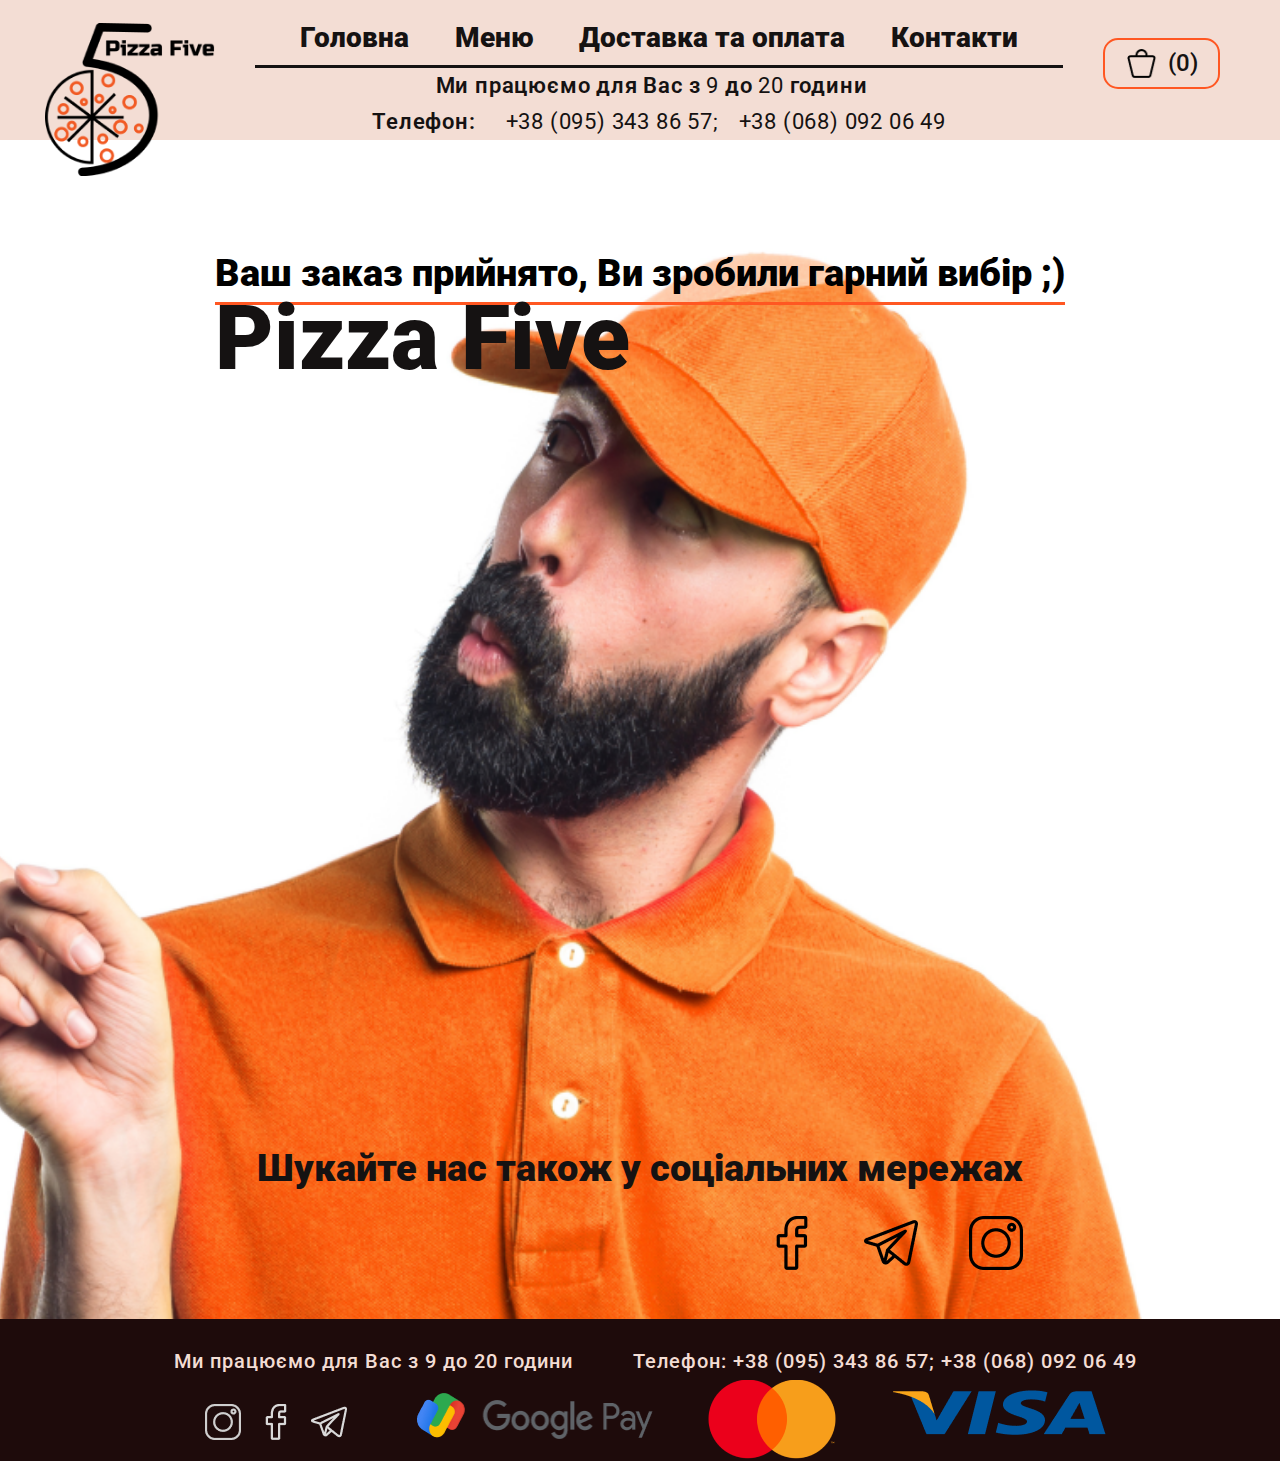
<file: payment_success.html>
<!DOCTYPE html>
<html lang="uk">

<head>
   <meta content="text/html" charset="UTF-8">
   <meta http-equiv="X-UA-Compatible" content="IE=edge">
   <meta name="viewport" content="width=device-width, initial-scale=1.0">
   <title>Pizza Five</title>
   <link rel="stylesheet" type="text/css" href="./style.css">
</head>

<body>
   <div class="wrapper">
      <header class="body_header">
         <div class="background_container">
         </div>
         
         <div class="_container">
            <div class="header_container">
               <a href="./index.html" class="main_link">
                  <img class="header_logo" src="./img/Ресурс 9@4x 1.png" alt="Pizza Five logo">
               </a>
               <div class="header_menu">
                  <nav class="header_nav">
                     <a href="./index.html" class="header_nav_link">Головна</a>
                     <div class="dropdown">
                        <a href="#" onclick="myFunction()" class="header_nav_link dropdown">Меню</a>
                        <div class="dropdown_content" id="dropdown">
                           <a href="./pizza_choice.html" class="dropdown_content_link icon_pizza">
                              <h5 class="icon_title">Піцца</h5>
                           </a>
                           <a href="./pasta_choice.html" class="dropdown_content_link icon_pasta">
                              <h5 class="icon_title">Паста</h5>
                           </a>
                           <a href="./pasta_choice.html" class="dropdown_content_link icon_burger">
                              <h5 class="icon_title">Бургер сети</h5>
                           </a>
                           <a href="./drinks_choice.html" class="dropdown_content_link icon_drink">
                              <h5 class="icon_title">Напої</h5>
                           </a>
                           <a href="./sneck_choice.html" class="dropdown_content_link icon_nachos">
                              <h5 class="icon_title">Снеки</h5>
                           </a>
                           <a href="./sauce_choice.html" class="dropdown_content_link icon_souce">
                              <h5 class="icon_title">Соуси</h5>
                           </a>
                        </div>
                     </div>
                     <a href="./index.html#body_delivery" id="delivery" class="header_nav_link">Доставка та оплата</a>
                     <a href="./index.html#contacts" class="header_nav_link">Контакти</a>
                  </nav>
                  <hr class="header_line">
                  <div class="header_contact">
                     <p class="header_contact_line">Ми працюємо для Вас з <span class="thin_numbers">9</span> до <span
                           class="thin_numbers">20</span> години </p>
                     <p class="header_contact_line">Телефон: <span class="thin_numbers"><a href="tel:+380953438657">+38 (095) 343 86 57;</a> <a href="tel:+380680920649">+38 (068) 092
                           06 49</a></span></p>
                  </div>
               </div>
               <a href="#popup_shopping_bag" class="header_shop_button">
                  <img class="shop_button_img" src="./img/shopping-bag 1.png" alt="shopping bag">
                  <h3 class="shop_count">(0)</h3>
               </a>
               <div class="mob_burger">
                  <a id="burger_btn"href="#" onclick="menuMobile()" class="mobile_burger_btn">
                     <span></span>
                  </a>
                  <div class="dropdown_content drop_mob" id="dropdown_mob">
                     <a href="./pizza_choice.html" class="dropdown_content_link icon_pizza">
                        <h5 class="icon_title">Піцца</h5>
                     </a>
                     <a href="./pasta_choice.html" class="dropdown_content_link icon_pasta">
                        <h5 class="icon_title">Паста</h5>
                     </a>
                     <a href="./pasta_choice.html" class="dropdown_content_link icon_burger">
                        <h5 class="icon_title">Бургер сети</h5>
                     </a>
                     <a href="./drinks_choice.html" class="dropdown_content_link icon_drink">
                        <h5 class="icon_title">Напої</h5>
                     </a>
                     <a href="./sneck_choice.html" class="dropdown_content_link icon_nachos">
                        <h5 class="icon_title">Снеки</h5>
                     </a>
                     <a href="./sauce_choice.html" class="dropdown_content_link icon_souce">
                        <h5 class="icon_title">Соуси</h5>
                     </a>
                  </div>
               </div>
            </div>
         </div>
      </header>
      <main>
         <div class="pay_success_wrapper">
            <div class="pay_success_greetings">
               <h3>Ваш заказ прийнято, Ви зробили гарний вибір ;)</h3>
               <h2>Pizza Five</h2>
            </div>
            <img src="./img/human.png" alt="human">
            <div class="pay_success_social">
                  <h2 class="body_contact_item _third">Шукайте нас також у соціальних мережах</h2>
                  <div class="body_contact_social">
                     <a class="link_img" href="https://www.facebook.com"><img class="body_contact_social_img _first_img"
                           src="./img/social1.png" alt="facebook page"></a>
                     <a class="link_img" href="https://t.me/pashkentosik"><img class="body_contact_social_img _second_img"
                           src="./img/social2.png" alt="telegram page"></a>
                     <a class="link_img" href="https://www.instagram.com/pashkentik/"><img class="body_contact_social_img _third_img"
                           src="./img/social3.png" alt="instagram page"></a>
                  </div>
            </div>
         </div>
      </main>
         <footer class="body_footer">
            <div class="_container">
               <div class="footer_contact">
                  <h2 class="footer_contact_line">Ми працюємо для Вас з 9 до 20 години </h2>
                  <h2 class="footer_contact_line">Телефон: +38 (095) 343 86 57; +38 (068) 092 06 49</h2>
               </div>
               <div class="footer_imgs">
                  <div class="footer_contact_social">
                     <a class="footer_link_img" href="https://www.instagram.com/pashkentik/"><img
                           class="footer_contact_social_img _third_img" src="./img/social2_2.png" alt="instagram page"></a>
                     <a class="footer_link_img" href="https://www.facebook.com"><img class="footer_contact_social_img _first_img"
                           src="./img/social2_3.png" alt="facebook page"></a>
                     <a class="footer_link_img" href="https://t.me/pashkentosik"><img class="footer_contact_social_img _second_img"
                           src="./img/social3_3.png" alt="telegram page"></a>
                  </div>
                  <a href="https://pay.google.com/"><img class="google_pay" src="./img/pay1.png" alt=""></a>
                  <a href="https://www.mastercard.ua/" class="master_card"><img src="./img/pay2.png" alt=""></a>
                  <a href="https://www.visa.com.ua/" class="visa"><img src="./img/pay3.png" alt=""></a>
               </div>
            </div>
         </footer>
         <div id="popup_shopping_bag" class="popup_pizza">
            <a class="popup_area" href="#popup_close"></a>
            <div class="popup_body">
               <div class="popup_content_bag">
                  <div class="bag_group_items">
                     <div class="items_grop_in_bag">
                        <div>
                           <img src="./img/pizza_bag_list.png" alt="pizza bag list">
                           <div class="item_count_name_bag">
                              <div>
                                 <p>Піцца “Пеппероні”</p>
                                 <p><span class="thin_numbers">480 / 100 грн.</span></p>
                                 <p>Додаткові інгредієнти: 0</p>
                              </div>
                                 <div class="popup_buttons_count">
                                    <a class="popup_count_button"></a>
                                    <p class="popup_count_number">0</p>
                                    <a class="popup_count_button_plus"></a>
                                 </div>
                           </div>
                        </div>
                        <div>
                           <img src="./img/soup3.png" alt="pizza bag list">
                           <div class="item_count_name_bag">
                              <div>
                                 <p>Паста “Фунгі”</p>
                                 <p><span class="thin_numbers">320 / 80 грн.</span></p>
                                 <p>Додаткові інгредієнти: 0</p>
                              </div>
                                 <div class="popup_buttons_count">
                                    <a class="popup_count_button"></a>
                                    <p class="popup_count_number">0</p>
                                    <a class="popup_count_button_plus"></a>
                                 </div>
                           </div>
                        </div>
                        <div>
                           <img src="./img/fri_2.png" alt="pizza bag list">
                           <div class="item_count_name_bag">
                              <div>
                                 <p>Сирні крокети</p>
                                 <p> <span class="thin_numbers">200 / 35 / 120 грн.</span></p>
                                 <p>Додаткові інгредієнти: 0</p>
                              </div>
                                 <div class="popup_buttons_count">
                                    <a class="popup_count_button"></a>
                                    <p class="popup_count_number">0</p>
                                    <a class="popup_count_button_plus"></a>
                                 </div>
                           </div>
                        </div>
                        <div>
                           <img src="./img/soup4.png" alt="pizza bag list">
                           <div class="item_count_name_bag">
                              <div>
                                 <p>Чікен Бургер Сет</p>
                                 <p><span class="thin_numbers">350 /150 / 35 / 110 грн.</span></p>
                                 <p>Додаткові інгредієнти: 0</p>
                              </div>
                                 <div class="popup_buttons_count">
                                    <a class="popup_count_button"></a>
                                    <p class="popup_count_number">0</p>
                                    <a class="popup_count_button_plus"></a>
                                 </div>
                           </div>
                        </div>
                     </div>
                     <a href="#popup_close" class="close_btn"></a>
                  </div>
                  <div class="count_item_group">
                     <div>
                        <p>Доставка <span class="thin_numbers">50</span> грн.</p>
                        <p>Всього: <span class="thin_numbers">610 </span>грн</p>
                     </div>
                     <button class="add_to_buy white_hower_btns">Оформити замовлення</button>
                  </div>
               </div>
            </div>
         </div>
         <div id="popup_pizza" class="popup_pizza">
            <a class="popup_area" href="#popup_close"></a>
            <div class="popup_body">
                  <div class="popup_content">
                     <h3 class="popup_title">Зворотній зв'язок</h3>
                     <form class="popup_input" action="#popup_success">
                        <input class="popup_input_field" type="text" placeholder="Ваше ім'я" required>
                        <input class="popup_input_field" type="tel" placeholder="Телефон" required>
                        <input class="popup_input_field" type="email" pattern="[a-z0-9._%+-]+@[a-z0-9.-]+\.[a-z]{2,4}$"
                           required placeholder="Емейл">
                        <input type="submit" class="popup_input_button" value="Надіслати">
                     </form>
               </div>
            </div>
         </div>
         <div id="popup_close" class="popup_close_scroll"></div>
   </div>
   <script src="./js.js"></script>
</body>

</html>
</file>
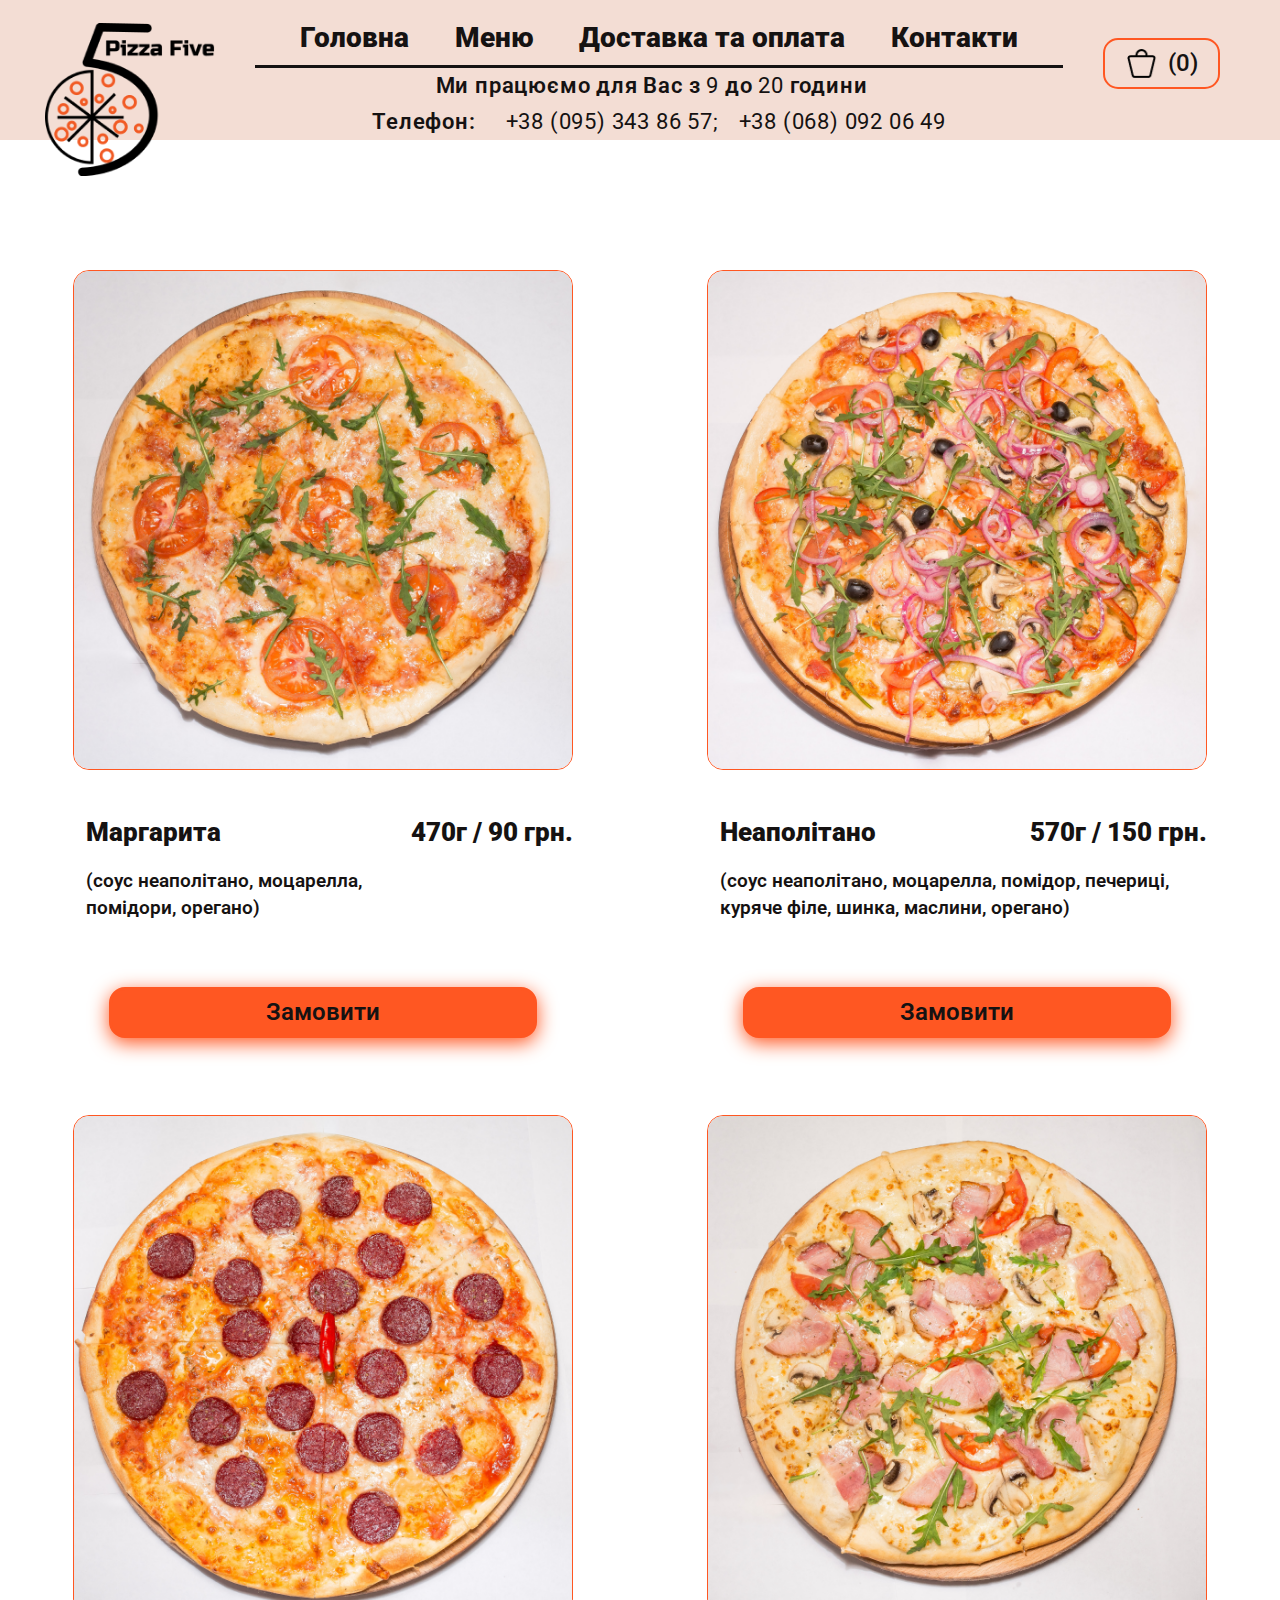
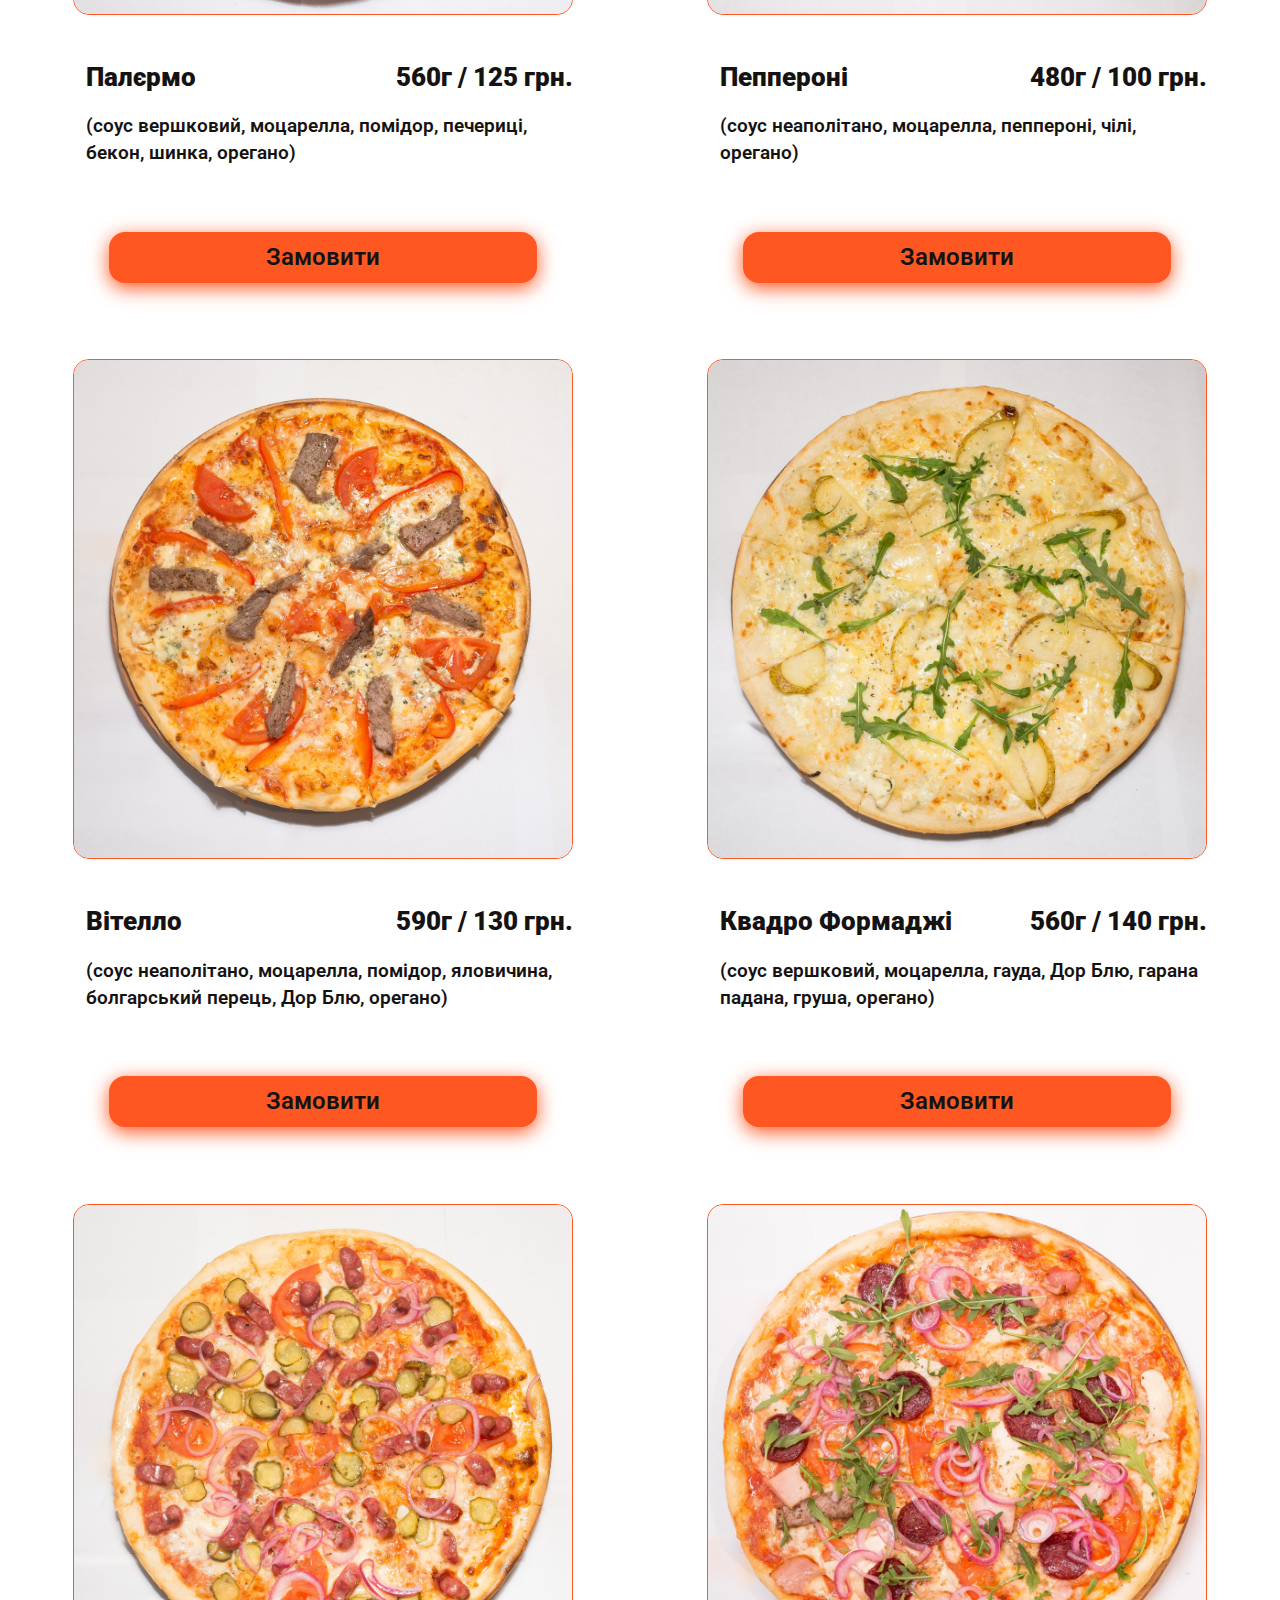
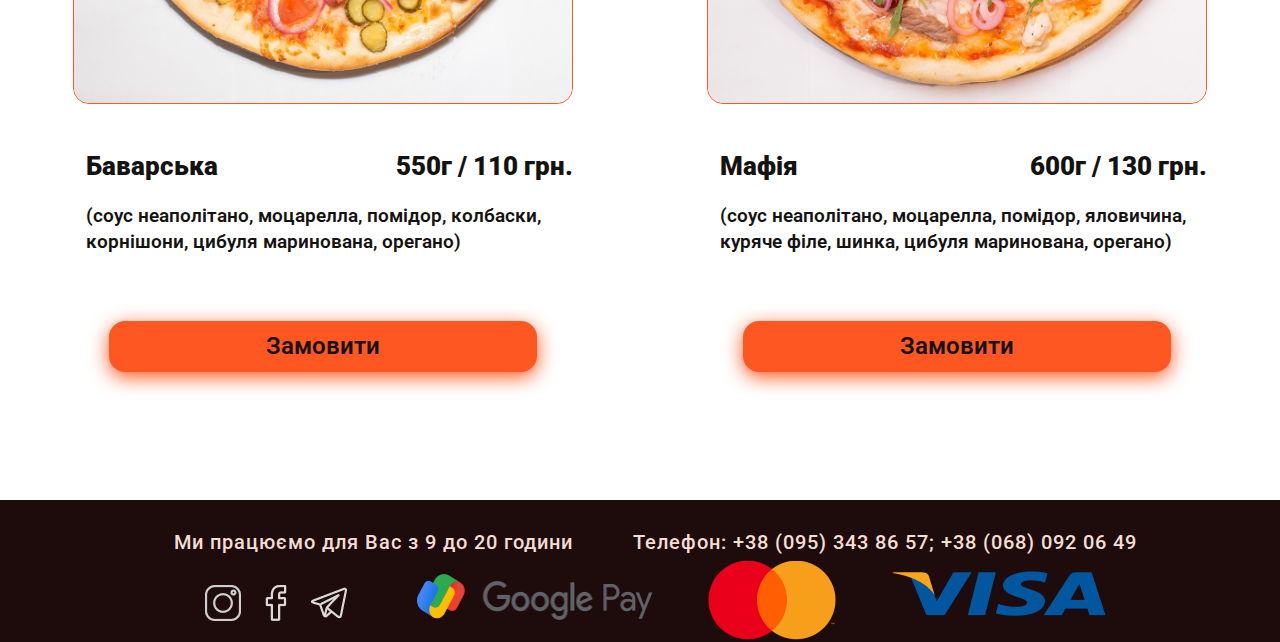
<file: pizza_choice.html>
<!DOCTYPE html>
<html lang="uk">

<head>
   <meta content="text/html" charset="UTF-8">
   <meta http-equiv="X-UA-Compatible" content="IE=edge">
   <meta name="viewport" content="width=device-width, initial-scale=1.0">
   <title>Pizza Five</title>
   <link rel="stylesheet" type="text/css" href="./style.css">
</head>

<body>
   <div class="wrapper">
      <header class="body_header">
         <div class="background_container">
         </div>
         
         <div class="_container">
            <div class="header_container">
               <a href="./index.html" class="main_link">
                  <img class="header_logo" src="./img/Ресурс 9@4x 1.png" alt="Pizza Five logo">
               </a>
               <div class="header_menu">
                  <nav class="header_nav">
                     <a href="./index.html" class="header_nav_link">Головна</a>
                     <div class="dropdown">
                        <a href="#" onclick="myFunction()" class="header_nav_link dropdown">Меню</a>
                        <div class="dropdown_content" id="dropdown">
                           <a href="./pizza_choice.html" class="dropdown_content_link icon_pizza">
                              <h5 class="icon_title">Піцца</h5>
                           </a>
                           <a href="./pasta_choice.html" class="dropdown_content_link icon_pasta">
                              <h5 class="icon_title">Паста</h5>
                           </a>
                           <a href="./pasta_choice.html" class="dropdown_content_link icon_burger">
                              <h5 class="icon_title">Бургер сети</h5>
                           </a>
                           <a href="./drinks_choice.html" class="dropdown_content_link icon_drink">
                              <h5 class="icon_title">Напої</h5>
                           </a>
                           <a href="./sneck_choice.html" class="dropdown_content_link icon_nachos">
                              <h5 class="icon_title">Снеки</h5>
                           </a>
                           <a href="./sauce_choice.html" class="dropdown_content_link icon_souce">
                              <h5 class="icon_title">Соуси</h5>
                           </a>
                        </div>
                     </div>
                     <a href="./index.html#body_delivery" id="delivery" class="header_nav_link">Доставка та оплата</a>
                     <a href="./index.html#contacts" class="header_nav_link">Контакти</a>
                  </nav>
                  <hr class="header_line">
                  <div class="header_contact">
                     <p class="header_contact_line">Ми працюємо для Вас з <span class="thin_numbers">9</span> до <span
                           class="thin_numbers">20</span> години </p>
                     <p class="header_contact_line">Телефон: <span class="thin_numbers"><a href="tel:+380953438657">+38 (095) 343 86 57;</a> <a href="tel:+380680920649">+38 (068) 092
                           06 49</a></span></p>
                  </div>
               </div>
               <a href="#popup_shopping_bag" class="header_shop_button">
                  <img class="shop_button_img" src="./img/shopping-bag 1.png" alt="shopping bag">
                  <h3 class="shop_count">(0)</h3>
               </a>
               <div class="mob_burger">
                  <a id="burger_btn"href="#" onclick="menuMobile()" class="mobile_burger_btn">
                     <span></span>
                  </a>
                  <div class="dropdown_content drop_mob" id="dropdown_mob">
                     <a href="./pizza_choice.html" class="dropdown_content_link icon_pizza">
                        <h5 class="icon_title">Піцца</h5>
                     </a>
                     <a href="./pasta_choice.html" class="dropdown_content_link icon_pasta">
                        <h5 class="icon_title">Паста</h5>
                     </a>
                     <a href="./pasta_choice.html" class="dropdown_content_link icon_burger">
                        <h5 class="icon_title">Бургер сети</h5>
                     </a>
                     <a href="./drinks_choice.html" class="dropdown_content_link icon_drink">
                        <h5 class="icon_title">Напої</h5>
                     </a>
                     <a href="./sneck_choice.html" class="dropdown_content_link icon_nachos">
                        <h5 class="icon_title">Снеки</h5>
                     </a>
                     <a href="./sauce_choice.html" class="dropdown_content_link icon_souce">
                        <h5 class="icon_title">Соуси</h5>
                     </a>
                  </div>
               </div>
            </div>
         </div>
      </header>
      <main>
         <div class="_item_container">
            <div class="items_card_group">
               <div class="item_card">
                  <div class="item_card_group">
                  <img class="item_card_img" src="./img/pizza1.png" alt="pizza">
                     <div class="item_card_text">
                        <div class="item_card_title_price">
                           <p class="item_card_title">Маргарита</p>
                           <p class="item_card_price">470г / 90 грн.</p>
                        </div>
                        <p class="item_card_ingrd">(соус неаполітано, моцарелла,<br>
                           помідори, орегано)</p>
                     </div>
                  </div>
                     <a class="buy_button_ogange" href="#popup_pizza">Замовити</a>
               </div>
               <div class="item_card">
                  <div class="item_card_group">
                     <img class="item_card_img" src="./img/pizza2.png" alt="pizza">
                     <div class="item_card_text">
                        <div class="item_card_title_price">
                           <p class="item_card_title">Неаполітано</p>
                           <p class="item_card_price">570г / 150 грн.</p>
                        </div>
                        <p class="item_card_ingrd">(соус неаполітано, моцарелла, помідор, печериці,
                           куряче філе, шинка, маслини, орегано)</p>
                     </div>
                  </div>
                     <a class="buy_button_ogange" href="#popup_pizza">Замовити</a>
               </div>
               <div class="item_card">
                  
                  <div class="item_card_group">
                     <img class="item_card_img" src="./img/pizza3.png" alt="pizza">
                     <div class="item_card_text">
                        <div class="item_card_title_price">
                           <p class="item_card_title">Палєрмо</p>
                           <p class="item_card_price">560г / 125 грн.</p>
                        </div>
                        <p class="item_card_ingrd">(соус вершковий, моцарелла, помідор, печериці, 
                           бекон, шинка, орегано)</p>
                     </div>
                     
                  </div>
                  <a class="buy_button_ogange" href="#popup_pizza">Замовити</a>
               </div>
               <div class="item_card">
                  
                  <div class="item_card_group">
                     <img class="item_card_img" src="./img/pizza4.png" alt="pizza">
                     <div class="item_card_text">
                        <div class="item_card_title_price">
                           <p class="item_card_title">Пеппероні</p>
                           <p class="item_card_price">480г / 100 грн.</p>
                        </div>
                        <p class="item_card_ingrd">(соус неаполітано, моцарелла, пеппероні, 
                           чілі, орегано)</p>
                     </div>
                     
                  </div>
                  <a class="buy_button_ogange" href="#popup_pizza">Замовити</a>
               </div>
               <div class="item_card">
                  
                  <div class="item_card_group">
                     <img class="item_card_img" src="./img/pizza5.png" alt="pizza">
                     <div class="item_card_text">
                        <div class="item_card_title_price">
                           <p class="item_card_title">Вітелло</p>
                           <p class="item_card_price">590г / 130 грн.</p>
                        </div>
                        <p class="item_card_ingrd">(соус неаполітано, моцарелла, помідор, яловичина,
                           болгарський перець, Дор Блю, орегано)</p>
                     </div>
                     
                  </div>
                  <a class="buy_button_ogange" href="#popup_pizza">Замовити</a>
               </div>
               <div class="item_card">
                  
                  <div class="item_card_group">
                     <img class="item_card_img" src="./img/pizza6.png" alt="pizza">
                     <div class="item_card_text">
                        <div class="item_card_title_price">
                           <p class="item_card_title">Квадро Формаджі</p>
                           <p class="item_card_price">560г / 140 грн.</p>
                        </div>
                        <p class="item_card_ingrd">(соус вершковий, моцарелла, гауда, Дор Блю, 
                           гарана падана, груша, орегано)</p>
                     </div>
                    
                  </div>
                  <a class="buy_button_ogange" href="#popup_pizza">Замовити</a>
               </div>
               <div class="item_card">
                  
                  <div class="item_card_group">
                     <img class="item_card_img" src="./img/pizza7.png" alt="pizza">
                     <div class="item_card_text">
                        <div class="item_card_title_price">
                           <p class="item_card_title">Баварська</p>
                           <p class="item_card_price">550г / 110 грн.</p>
                        </div>
                        <p class="item_card_ingrd">(соус неаполітано, моцарелла, помідор, колбаски,
                           корнішони, цибуля маринована, орегано)</p>
                     </div>
                     
                  </div>
                  <a class="buy_button_ogange" href="#popup_pizza">Замовити</a>
               </div>
               <div class="item_card">
                  
                  <div class="item_card_group">
                     <img class="item_card_img" src="./img/pizza8.png" alt="pizza">
                     <div class="item_card_text">
                        <div class="item_card_title_price">
                           <p class="item_card_title">Мафія</p>
                           <p class="item_card_price">600г / 130 грн.</p>
                        </div>
                        <p class="item_card_ingrd">(соус неаполітано, моцарелла, помідор, яловичина,
                           куряче філе, шинка, цибуля маринована, орегано)</p>
                     </div>
                     
                  </div>
                  <a class="buy_button_ogange" href="#popup_pizza">Замовити</a>
               </div>
            </div>
         </div>
      </main>
         <footer class="body_footer">
            <div class="_container">
               <div class="footer_contact">
                  <h2 class="footer_contact_line">Ми працюємо для Вас з 9 до 20 години </h2>
                  <h2 class="footer_contact_line">Телефон: +38 (095) 343 86 57; +38 (068) 092 06 49</h2>
               </div>
               <div class="footer_imgs">
                  <div class="footer_contact_social">
                     <a class="footer_link_img" href="https://www.instagram.com/pashkentik/"><img
                           class="footer_contact_social_img _third_img" src="./img/social2_2.png" alt="instagram page"></a>
                     <a class="footer_link_img" href="https://www.facebook.com"><img class="footer_contact_social_img _first_img"
                           src="./img/social2_3.png" alt="facebook page"></a>
                     <a class="footer_link_img" href="https://t.me/pashkentosik"><img class="footer_contact_social_img _second_img"
                           src="./img/social3_3.png" alt="telegram page"></a>
                  </div>
                  <a href="https://pay.google.com/"><img class="google_pay" src="./img/pay1.png" alt=""></a>
                  <a href="https://www.mastercard.ua/" class="master_card"><img src="./img/pay2.png" alt=""></a>
                  <a href="https://www.visa.com.ua/" class="visa"><img src="./img/pay3.png" alt=""></a>
               </div>
            </div>
         </footer>
         <div id="popup_pizza" class="popup_pizza">
            <a class="popup_area" href="#popup_close"></a>
            <div class="popup_body">
               <div class="popup_content">
                  <div class="count_item_group">
                     <div class="item_card_group item_card_group_popup">
                        <img class="item_card_img_popup" src="./img/pizza5.png" alt="pizza">
                           <div class="item_card_text">
                              <div class="item_card_title_price">
                                 <p class="item_card_title">Вітелло</p>
                                 <p class="item_card_price">470г / 90 грн.</p>
                              </div>
                              <p class="item_card_ingrd">(соус неаполітано, моцарелла, помідор, яловичина,
                                 болгарський перець, Дор Блю, орегано)</p>
                           </div>
                           <div class="popup_count">
                              <p class="item_card_title">Кількість</p>
                              <div class="popup_buttons_count">
                                 <a class="popup_count_button"></a>
                                 <p class="popup_count_number">0</p>
                                 <a class="popup_count_button_plus"></a>
                              </div>
                           </div>
                     </div>
                  </div>
                  <div class="adds_buy">
                     <a href="#popup_close" class="close_btn"></a>
                     <div class="white_addons_pizza_group">
                        <div class="popup_count_white">
                           <p class="item_card_title">Сирний борт</p>
                           <div class="popup_buttons_count">
                              <a class="popup_count_button"></a>
                              <p class="popup_count_number">0</p>
                              <a class="popup_count_button_plus"></a>
                           </div>
                        </div>
                        <a class="add_addons_pizza popup_count_white">Додати в піцу</a>
                        <div class="addons_white">
                           <a class="addon_white_item_card"><img class="white_addon_img" src="./img/addon1.png" alt="mozarella"><p class="white_addon_title">Моцарелла</p></a>
                           <a class="addon_white_item_card"><img class="white_addon_img" src="./img/addon2.png" alt="cheese"><p class="white_addon_title">Пармезан</p></a>
                           <a class="addon_white_item_card"><img class="white_addon_img" src="./img/addon3.png" alt="chiken meat"><p class="white_addon_title">Куряче філе</p></a>
                           <a class="addon_white_item_card"><img class="white_addon_img" src="./img/addon4.png" alt="tomato"><p class="white_addon_title">Помідори</p></a>
                           <a class="addon_white_item_card"><img class="white_addon_img" src="./img/addon5.png" alt="mushroms"><p class="white_addon_title">Печериці</p></a>
                           <a class="addon_white_item_card"><img class="white_addon_img" src="./img/addon6.png" alt="onion"><p class="white_addon_title">Цибуля</p></a>
                        </div>
                        <p class="inged_count">Інгредієнти: (0)</p>
                     </div>
                  </div>
                  <a href="#popup_shopping_bag" class="add_to_buy white_hower_btns">Додати до кошика (0грн)</a>
               </div>
            </div>
         </div>
         <div id="popup_shopping_bag" class="popup_pizza">
            <a class="popup_area" href="#popup_close"></a>
            <div class="popup_body">
               <div class="popup_content_bag">
                  <div class="bag_group_items">
                     <div class="items_grop_in_bag">
                        <div>
                           <img src="./img/pizza_bag_list.png" alt="pizza bag list">
                           <div class="item_count_name_bag">
                              <div>
                                 <p>Піцца “Пеппероні”</p>
                                 <p><span class="thin_numbers">480 / 100 грн.</span></p>
                                 <p>Додаткові інгредієнти: 0</p>
                              </div>
                                 <div class="popup_buttons_count">
                                    <a class="popup_count_button"></a>
                                    <p class="popup_count_number">0</p>
                                    <a class="popup_count_button_plus"></a>
                                 </div>
                           </div>
                        </div>
                        <div>
                           <img src="./img/soup3.png" alt="pizza bag list">
                           <div class="item_count_name_bag">
                              <div>
                                 <p>Паста “Фунгі”</p>
                                 <p><span class="thin_numbers">320 / 80 грн.</span></p>
                                 <p>Додаткові інгредієнти: 0</p>
                              </div>
                                 <div class="popup_buttons_count">
                                    <a class="popup_count_button"></a>
                                    <p class="popup_count_number">0</p>
                                    <a class="popup_count_button_plus"></a>
                                 </div>
                           </div>
                        </div>
                        <div>
                           <img src="./img/fri_2.png" alt="pizza bag list">
                           <div class="item_count_name_bag">
                              <div>
                                 <p>Сирні крокети</p>
                                 <p> <span class="thin_numbers">200 / 35 / 120 грн.</span></p>
                                 <p>Додаткові інгредієнти: 0</p>
                              </div>
                                 <div class="popup_buttons_count">
                                    <a class="popup_count_button"></a>
                                    <p class="popup_count_number">0</p>
                                    <a class="popup_count_button_plus"></a>
                                 </div>
                           </div>
                        </div>
                        <div>
                           <img src="./img/soup4.png" alt="pizza bag list">
                           <div class="item_count_name_bag">
                              <div>
                                 <p>Чікен Бургер Сет</p>
                                 <p><span class="thin_numbers">350 /150 / 35 / 110 грн.</span></p>
                                 <p>Додаткові інгредієнти: 0</p>
                              </div>
                                 <div class="popup_buttons_count">
                                    <a class="popup_count_button"></a>
                                    <p class="popup_count_number">0</p>
                                    <a class="popup_count_button_plus"></a>
                                 </div>
                           </div>
                        </div>
                     </div>
                     <a href="#popup_close" class="close_btn"></a>
                  </div>
                  <div class="count_item_group">
                     <div>
                        <p>Доставка <span class="thin_numbers">50</span> грн.</p>
                        <p>Всього: <span class="thin_numbers">610 </span>грн</p>
                     </div>
                     <a  href="#popup_payment" class="add_to_buy white_hower_btns">Оформити замовлення</a>
                  </div>
               </div>
            </div>
         </div>
         <div id="popup_payment" class="popup_pizza">
            <a class="popup_area" href="#popup_close"></a>
            <div class="popup_body">
               <div class="popup_content_payment">
                  <div class="bag_group_items">
                     <div class="popup_payment_title">
                        <p>Данні для замовлення</p>
                        <a href="#popup_close" class="close_btn"></a>
                     </div>
                     <form class="items_grop_in_payment">
                        <div class="name_phone_pay">
                           <input type="text" name="" id="" placeholder="Ім’я">
                           <input type="tel" placeholder="Тел. +38 0 (...) ... .. ..">
                        </div>
                        <input type="text" placeholder="Вул.">
                       <div class="four_group_payment">
                           <input type="text" placeholder="Буд.">
                           <input type="text" placeholder="Кв.">
                           <input type="text" placeholder="Під’їзд">
                           <input type="text" placeholder="Поверх">
                       </div>
                       <div class="comment_pay_group">
                          <input type="text" placeholder="Кількість приборів">
                          <input type="text" placeholder="Коментар">
                       </div>
                       <div class="payment_payment">
                        <p>Оберіть спосіб оплати</p>
                        <div>
                           <label for="cash_payment" class="payment_checked_btn">Готівкою</label>
                           <label for= "therminal"  class="payment_checked_btn">Термінал</label>
                           <label for="online_payment" class="payment_checked_btn">On-line оплата</label>
                        </div>
                        </div>
                        <form>
                        <input type="radio" checked name="radio" id="cash_payment">
                        <input type="radio"  name="radio" id="therminal">
                        <input type="radio"  name="radio" id="online_payment">
                        <input class="cash_return" type="text" placeholder="Залишок з якої сумми">
                        <div class="online_payment">
                           <a href="" class="online_payment_btn">On-line оплата</a>
                           <div class="online_payment_imgs">
                              <img src="/img/pay1.png" alt="" class="online_payment_var">
                              <img src="/img/pay2_1.png" alt="" class="online_payment_var">
                              <img src="/img/pay3.png" alt="" class="online_payment_var">
                           </div>
                        </div>
                        </form>
                     </form>  
                  </div>
                  <a href="./payment_success.html" class="add_to_buy white_hower_btns">Підтвердити замовлення</a>
               </div>
            </div>
         </div>
         <div id="popup_close" class="popup_close_scroll"></div>
   </div>
   <script src="./js.js"></script>
</body>

</html>
</file>
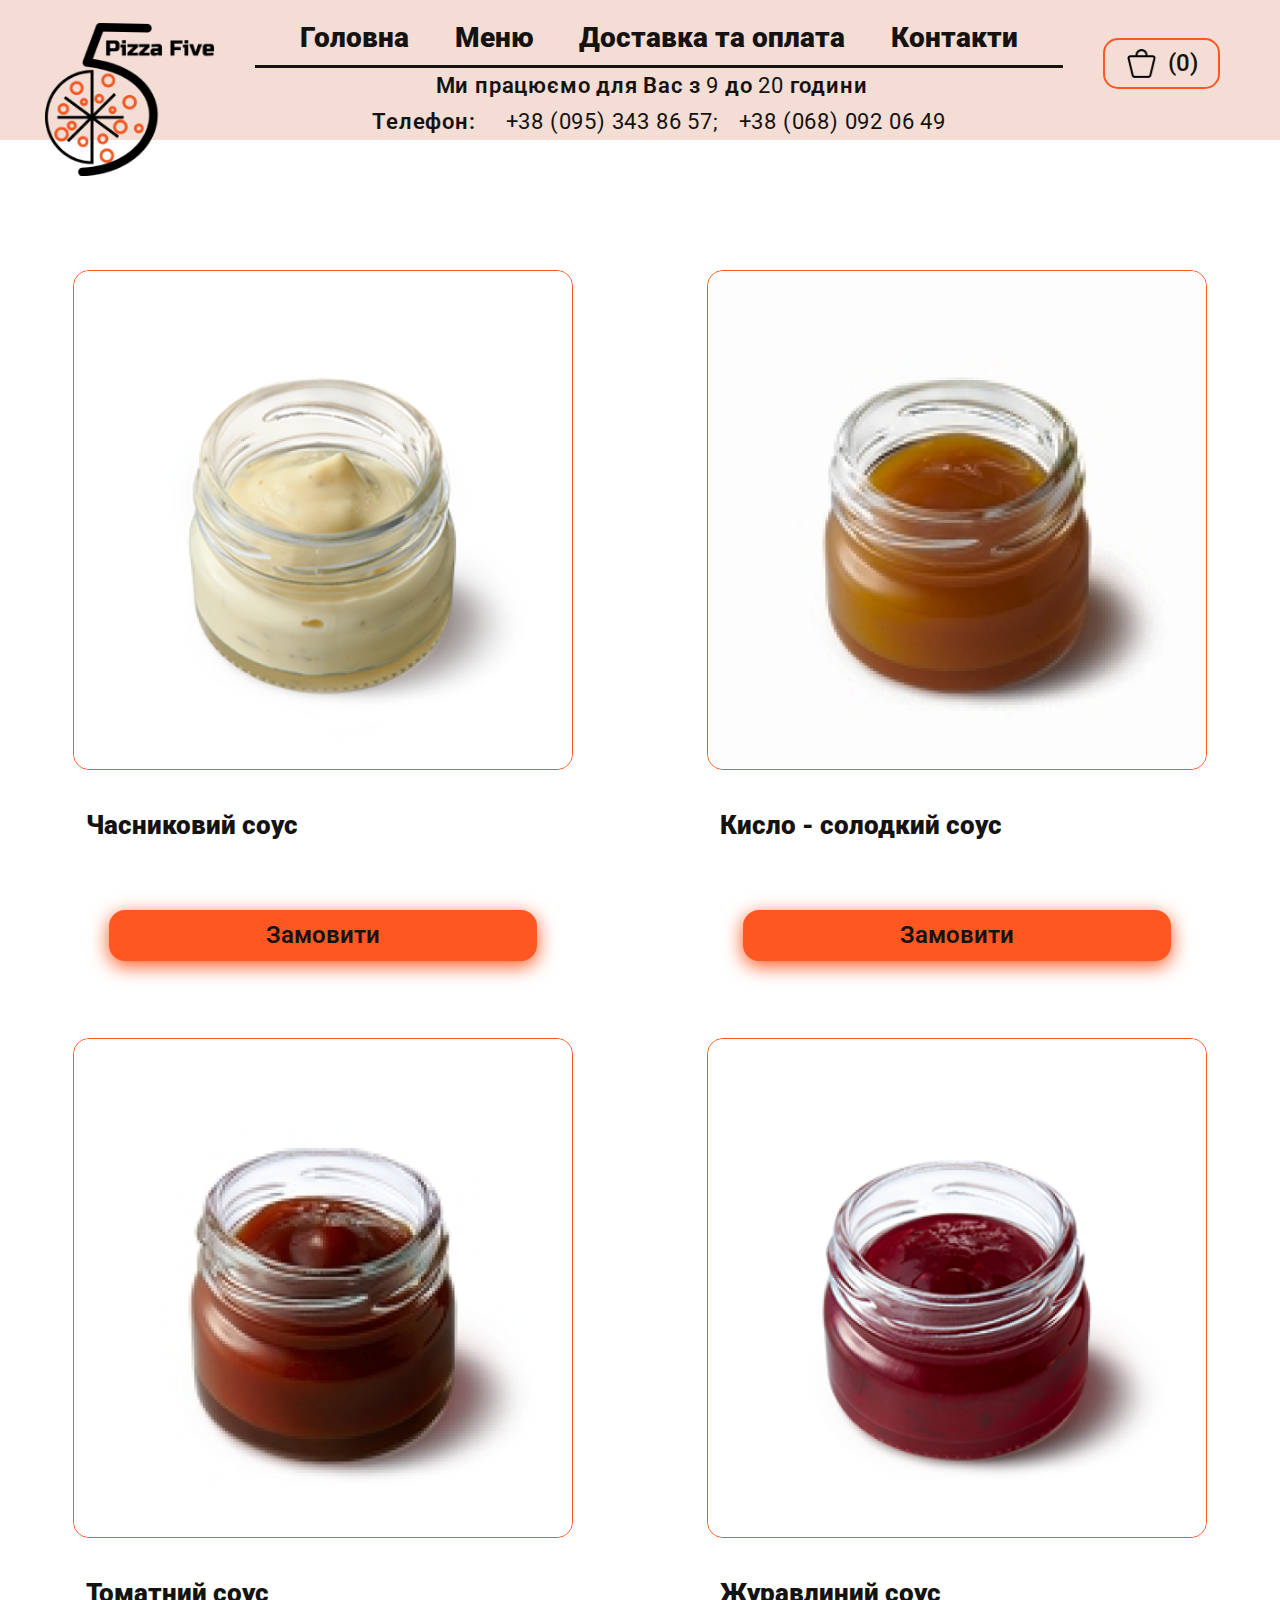
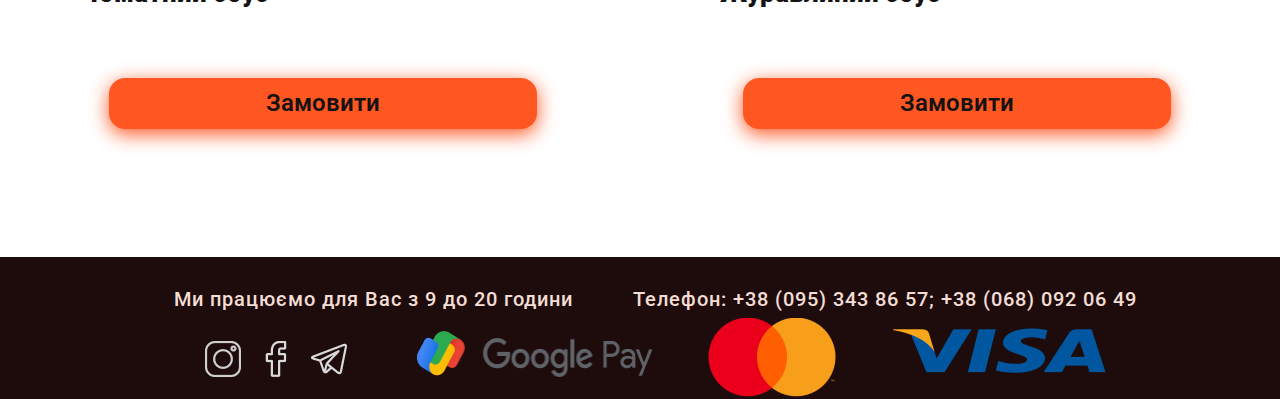
<file: sauce_choice.html>
<!DOCTYPE html>
<html lang="uk">

<head>
   <meta content="text/html" charset="UTF-8">
   <meta http-equiv="X-UA-Compatible" content="IE=edge">
   <meta name="viewport" content="width=device-width, initial-scale=1.0">
   <title>Pizza Five</title>
   <link rel="stylesheet" type="text/css" href="./style.css">
</head>

<body>
   <div class="wrapper">
      <header class="body_header">
         <div class="background_container">
         </div>
         
         <div class="_container">
            <div class="header_container">
               <a href="./index.html" class="main_link">
                  <img class="header_logo" src="./img/Ресурс 9@4x 1.png" alt="Pizza Five logo">
               </a>
               <div class="header_menu">
                  <nav class="header_nav">
                     <a href="./index.html" class="header_nav_link">Головна</a>
                     <div class="dropdown">
                        <a href="#" onclick="myFunction()" class="header_nav_link dropdown">Меню</a>
                        <div class="dropdown_content" id="dropdown">
                           <a href="./pizza_choice.html" class="dropdown_content_link icon_pizza">
                              <h5 class="icon_title">Піцца</h5>
                           </a>
                           <a href="./pasta_choice.html" class="dropdown_content_link icon_pasta">
                              <h5 class="icon_title">Паста</h5>
                           </a>
                           <a href="./pasta_choice.html" class="dropdown_content_link icon_burger">
                              <h5 class="icon_title">Бургер сети</h5>
                           </a>
                           <a href="./drinks_choice.html" class="dropdown_content_link icon_drink">
                              <h5 class="icon_title">Напої</h5>
                           </a>
                           <a href="./sneck_choice.html" class="dropdown_content_link icon_nachos">
                              <h5 class="icon_title">Снеки</h5>
                           </a>
                           <a href="./sauce_choice.html" class="dropdown_content_link icon_souce">
                              <h5 class="icon_title">Соуси</h5>
                           </a>
                        </div>
                     </div>
                     <a href="./index.html#body_delivery" id="delivery" class="header_nav_link">Доставка та оплата</a>
                     <a href="./index.html#contacts" class="header_nav_link">Контакти</a>
                  </nav>
                  <hr class="header_line">
                  <div class="header_contact">
                     <p class="header_contact_line">Ми працюємо для Вас з <span class="thin_numbers">9</span> до <span
                           class="thin_numbers">20</span> години </p>
                     <p class="header_contact_line">Телефон: <span class="thin_numbers"><a href="tel:+380953438657">+38 (095) 343 86 57;</a> <a href="tel:+380680920649">+38 (068) 092
                           06 49</a></span></p>
                  </div>
               </div>
               <a href="#popup_shopping_bag" class="header_shop_button">
                  <img class="shop_button_img" src="./img/shopping-bag 1.png" alt="shopping bag">
                  <h3 class="shop_count">(0)</h3>
               </a>
               <div class="mob_burger">
                  <a id="burger_btn"href="#" onclick="menuMobile()" class="mobile_burger_btn">
                     <span></span>
                  </a>
                  <div class="dropdown_content drop_mob" id="dropdown_mob">
                     <a href="./pizza_choice.html" class="dropdown_content_link icon_pizza">
                        <h5 class="icon_title">Піцца</h5>
                     </a>
                     <a href="./pasta_choice.html" class="dropdown_content_link icon_pasta">
                        <h5 class="icon_title">Паста</h5>
                     </a>
                     <a href="./pasta_choice.html" class="dropdown_content_link icon_burger">
                        <h5 class="icon_title">Бургер сети</h5>
                     </a>
                     <a href="./drinks_choice.html" class="dropdown_content_link icon_drink">
                        <h5 class="icon_title">Напої</h5>
                     </a>
                     <a href="./sneck_choice.html" class="dropdown_content_link icon_nachos">
                        <h5 class="icon_title">Снеки</h5>
                     </a>
                     <a href="./sauce_choice.html" class="dropdown_content_link icon_souce">
                        <h5 class="icon_title">Соуси</h5>
                     </a>
                  </div>
               </div>
            </div>
         </div>
      </header>
      <main>
         <div class="_item_container">
            <div class="items_card_group">
               <div class="item_card_sneck">
                  <div class="item_card_group _sneck">
                     <img class="item_card_img" src="./img/souce1.png" alt="sauce white">
                        <div class="item_card_title_price">
                           <p class="item_card_title">Часниковий соус</p>
                        </div>
                  </div>
                     <a class="buy_button_ogange" href="#sauce_buy">Замовити</a>
               </div>
               <div class="item_card_sneck">
                  <div class="item_card_group _sneck">
                     <img class="item_card_img" src="./img/souce2.png" alt="sauce sweet">
                        <div class="item_card_title_price">
                           <p class="item_card_title">Кисло - солодкий соус </p>
                        </div>
                  </div>
                     <a class="buy_button_ogange" href="#sauce_buy">Замовити</a>
               </div>
               <div class="item_card_sneck">
                  <div class="item_card_group _sneck">
                     <img class="item_card_img" src="./img/souce3.png" alt="sauce tomato">
                        <div class="item_card_title_price">
                           <p class="item_card_title">Томатний соус</p>
                        </div>
                  </div>
                     <a class="buy_button_ogange" href="#sauce_buy">Замовити</a>
               </div>
               <div class="item_card_sneck">
                  <div class="item_card_group _sneck">
                     <img class="item_card_img" src="./img/souce4.png" alt="sauce red">
                        <div class="item_card_title_price">
                           <p class="item_card_title">Журавлиний соус</p>
                        </div>
                  </div>
                     <a class="buy_button_ogange" href="#sauce_buy">Замовити</a>
               </div>
            </div>
         </div>
      </main>
         <footer class="body_footer">
            <div class="_container">
               <div class="footer_contact">
                  <h2 class="footer_contact_line">Ми працюємо для Вас з 9 до 20 години </h2>
                  <h2 class="footer_contact_line">Телефон: +38 (095) 343 86 57; +38 (068) 092 06 49</h2>
               </div>
               <div class="footer_imgs">
                  <div class="footer_contact_social">
                     <a class="footer_link_img" href="https://www.instagram.com/pashkentik/"><img
                           class="footer_contact_social_img _third_img" src="./img/social2_2.png" alt="instagram page"></a>
                     <a class="footer_link_img" href="https://www.facebook.com"><img class="footer_contact_social_img _first_img"
                           src="./img/social2_3.png" alt="facebook page"></a>
                     <a class="footer_link_img" href="https://t.me/pashkentosik"><img class="footer_contact_social_img _second_img"
                           src="./img/social3_3.png" alt="telegram page"></a>
                  </div>
                  <a href="https://pay.google.com/"><img class="google_pay" src="./img/pay1.png" alt=""></a>
                  <a href="https://www.mastercard.ua/" class="master_card"><img src="./img/pay2.png" alt=""></a>
                  <a href="https://www.visa.com.ua/" class="visa"><img src="./img/pay3.png" alt=""></a>
               </div>
            </div>
         </footer>
         <div id="popup_shopping_bag" class="popup_pizza">
            <a class="popup_area" href="#popup_close"></a>
            <div class="popup_body">
               <div class="popup_content_bag">
                  <div class="bag_group_items">
                     <div class="items_grop_in_bag">
                        <div>
                           <img src="./img/pizza_bag_list.png" alt="pizza bag list">
                           <div class="item_count_name_bag">
                              <div>
                                 <p>Піцца “Пеппероні”</p>
                                 <p><span class="thin_numbers">480 / 100 грн.</span></p>
                                 <p>Додаткові інгредієнти: 0</p>
                              </div>
                                 <div class="popup_buttons_count">
                                    <a class="popup_count_button"></a>
                                    <p class="popup_count_number">0</p>
                                    <a class="popup_count_button_plus"></a>
                                 </div>
                           </div>
                        </div>
                        <div>
                           <img src="./img/soup3.png" alt="pizza bag list">
                           <div class="item_count_name_bag">
                              <div>
                                 <p>Паста “Фунгі”</p>
                                 <p><span class="thin_numbers">320 / 80 грн.</span></p>
                                 <p>Додаткові інгредієнти: 0</p>
                              </div>
                                 <div class="popup_buttons_count">
                                    <a class="popup_count_button"></a>
                                    <p class="popup_count_number">0</p>
                                    <a class="popup_count_button_plus"></a>
                                 </div>
                           </div>
                        </div>
                        <div>
                           <img src="./img/fri_2.png" alt="pizza bag list">
                           <div class="item_count_name_bag">
                              <div>
                                 <p>Сирні крокети</p>
                                 <p> <span class="thin_numbers">200 / 35 / 120 грн.</span></p>
                                 <p>Додаткові інгредієнти: 0</p>
                              </div>
                                 <div class="popup_buttons_count">
                                    <a class="popup_count_button"></a>
                                    <p class="popup_count_number">0</p>
                                    <a class="popup_count_button_plus"></a>
                                 </div>
                           </div>
                        </div>
                        <div>
                           <img src="./img/soup4.png" alt="pizza bag list">
                           <div class="item_count_name_bag">
                              <div>
                                 <p>Чікен Бургер Сет</p>
                                 <p><span class="thin_numbers">350 /150 / 35 / 110 грн.</span></p>
                                 <p>Додаткові інгредієнти: 0</p>
                              </div>
                                 <div class="popup_buttons_count">
                                    <a class="popup_count_button"></a>
                                    <p class="popup_count_number">0</p>
                                    <a class="popup_count_button_plus"></a>
                                 </div>
                           </div>
                        </div>
                     </div>
                     <a href="#popup_close" class="close_btn"></a>
                  </div>
                  <div class="count_item_group">
                     <div>
                        <p>Доставка <span class="thin_numbers">50</span> грн.</p>
                        <p>Всього: <span class="thin_numbers">610 </span>грн</p>
                     </div>
                     <a  href="#popup_payment" class="add_to_buy white_hower_btns">Оформити замовлення</a>
                  </div>
               </div>
            </div>
         </div>
         <div id="sauce_buy" class="popup_pizza">
            <a class="popup_area" href="#popup_close"></a>
            <div class="popup_body">
               <div class="popup_content">
                  <div class="count_item_group">
                     <div class="item_card_group item_card_group_popup">
                        <img class="item_card_img_popup" src="./img/souce1.png" alt="sauce">
                           <div class="item_card_text">
                              <div class="item_card_title_price">
                                 <p class="item_card_title"></p>
                                 <p class="item_card_price"></p>
                              </div>
                              
                              <p class="item_card_ingrd_popup"></p>
                           </div>
                     </div>
                  </div>
                  <div class="adds_buy">
                     <a href="#popup_close" class="close_btn"></a>
                     <div class="sauce_addons_group">
                        <div class="item_card_text">
                           <div class="item_card_title_sauce">
                              <p class="item_card_title">Часниковий соус</p>
                              <p class="item_card_ingrd_popup">(часниковий соус, чарівний соус, густий, вершковий зі смаком часнику)</p>
                              <p class="item_card_price">35г / 25грн.</p>
                        </div>
                        </div>
                        <div class="popup_count_sauce">
                           <p class="item_card_title">Кількість</p>
                           <div class="popup_buttons_count">
                              <a class="popup_count_button"></a>
                              <p class="popup_count_number">0</p>
                              <a class="popup_count_button_plus"></a>
                           </div>
                        </div>
                     <p class="inged_count"></p>
                  </div>
               </div>
               <a href="#popup_shopping_bag" class="add_to_buy white_hower_btns">Додати до кошика (0грн)</a>
            </div>
         </div>
   </div>
   <div id="popup_payment" class="popup_pizza">
      <a class="popup_area" href="#popup_close"></a>
      <div class="popup_body">
         <div class="popup_content_payment">
            <div class="bag_group_items">
               <div class="popup_payment_title">
                  <p>Данні для замовлення</p>
                  <a href="#popup_close" class="close_btn"></a>
               </div>
               <form class="items_grop_in_payment">
                  <div class="name_phone_pay">
                     <input type="text" name="" id="" placeholder="Ім’я">
                     <input type="tel" placeholder="Тел. +38 0 (...) ... .. ..">
                  </div>
                  <input type="text" placeholder="Вул.">
                 <div class="four_group_payment">
                     <input type="text" placeholder="Буд.">
                     <input type="text" placeholder="Кв.">
                     <input type="text" placeholder="Під’їзд">
                     <input type="text" placeholder="Поверх">
                 </div>
                 <div class="comment_pay_group">
                    <input type="text" placeholder="Кількість приборів">
                    <input type="text" placeholder="Коментар">
                 </div>
                 <div class="payment_payment">
                  <p>Оберіть спосіб оплати</p>
                  <div>
                     <label for="cash_payment" class="payment_checked_btn">Готівкою</label>
                     <label for= "therminal"  class="payment_checked_btn">Термінал</label>
                     <label for="online_payment" class="payment_checked_btn">On-line оплата</label>
                  </div>
                  </div>
                  <form>
                  <input type="radio" checked name="radio" id="cash_payment">
                  <input type="radio"  name="radio" id="therminal">
                  <input type="radio"  name="radio" id="online_payment">
                  <input class="cash_return" type="text" placeholder="Залишок з якої сумми">
                  <div class="online_payment">
                     <a href="" class="online_payment_btn">On-line оплата</a>
                     <div class="online_payment_imgs">
                        <img src="/img/pay1.png" alt="" class="online_payment_var">
                        <img src="/img/pay2_1.png" alt="" class="online_payment_var">
                        <img src="/img/pay3.png" alt="" class="online_payment_var">
                     </div>
                  </div>
                  </form>
               </form>  
            </div>
            <a href="./payment_success.html" class="add_to_buy white_hower_btns">Підтвердити замовлення</a>
         </div>
      </div>
   </div>
         <div id="popup_close" class="popup_close_scroll"></div>
   </div>
   <script src="./js.js"></script>
</body>

</html>
</file>
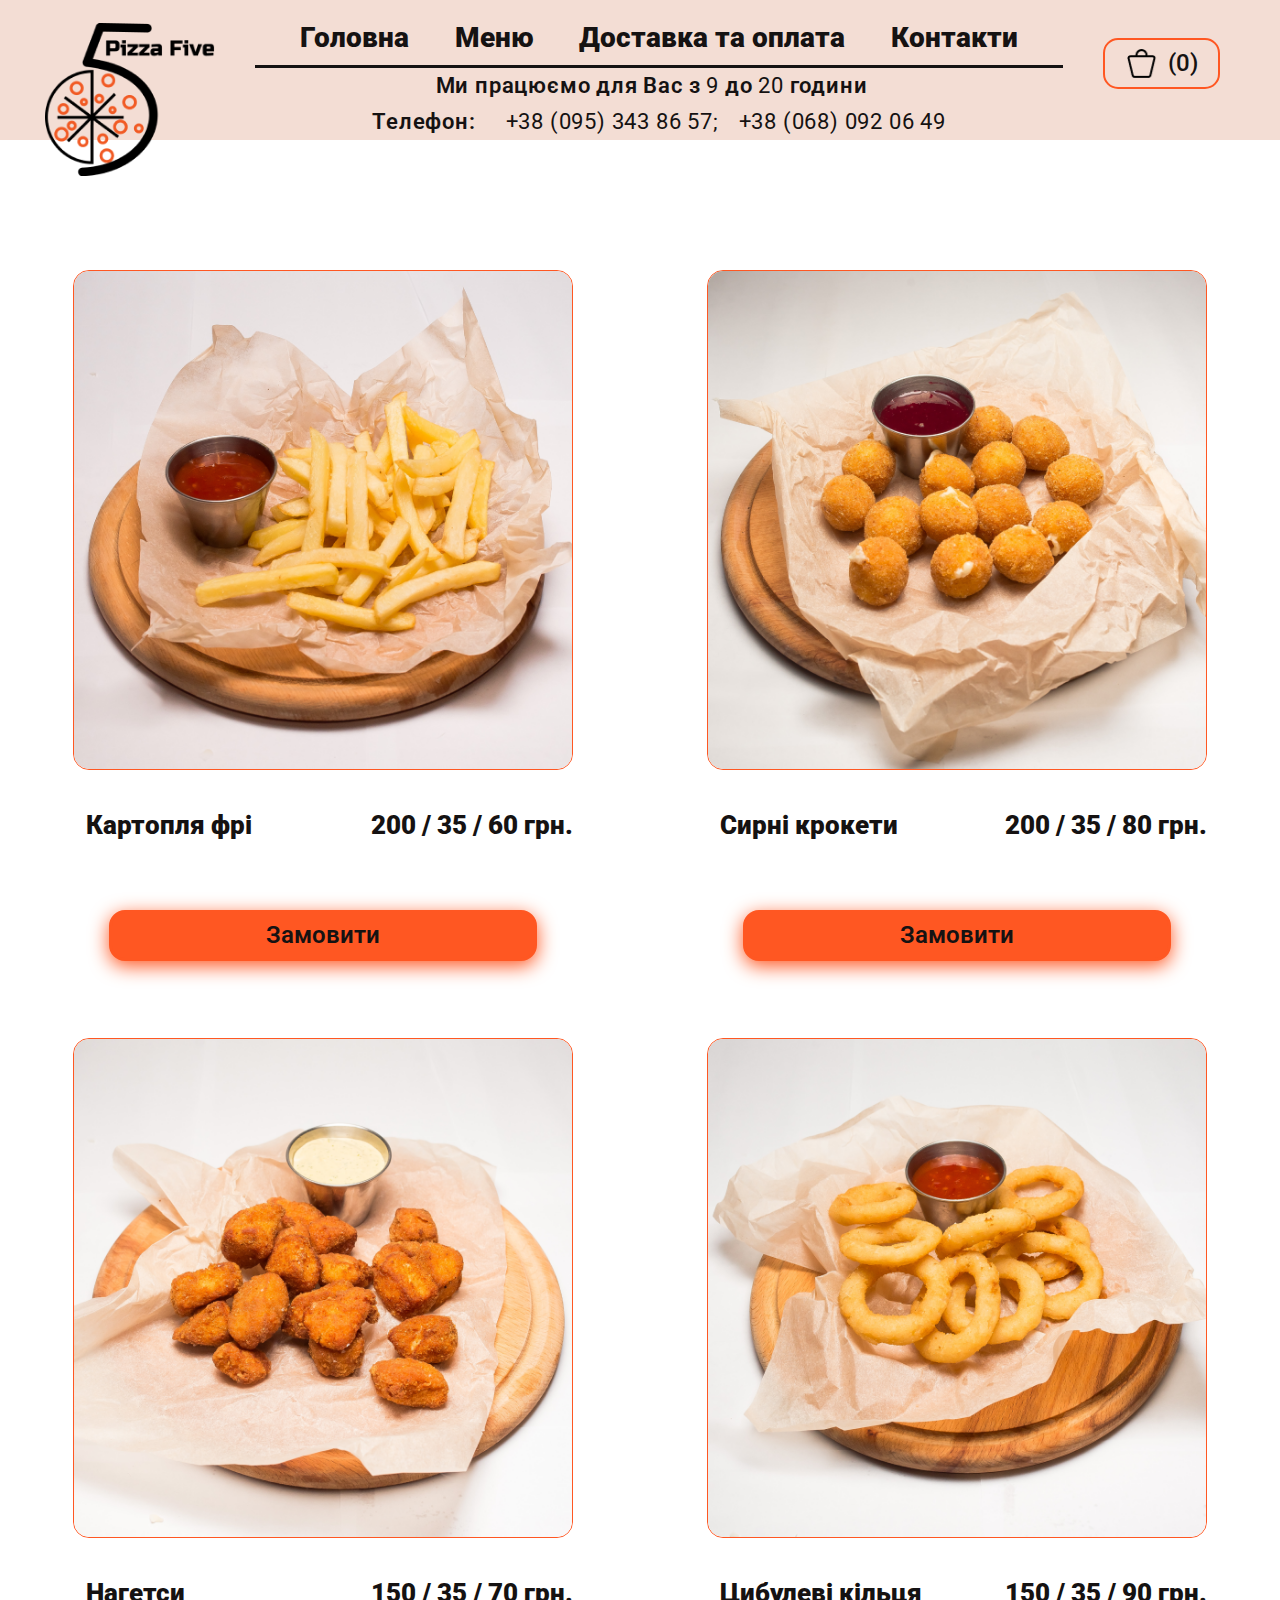
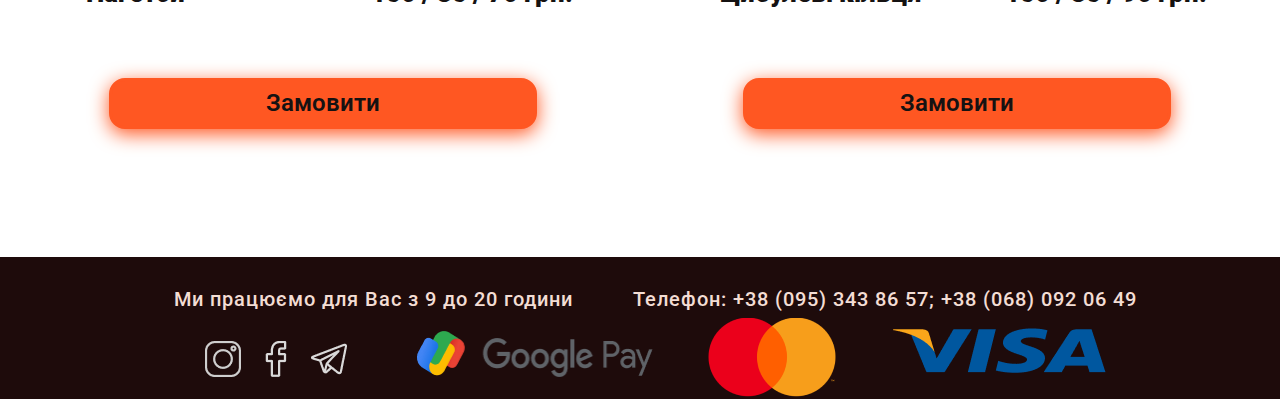
<file: sneck_choice.html>
<!DOCTYPE html>
<html lang="uk">

<head>
   <meta content="text/html" charset="UTF-8">
   <meta http-equiv="X-UA-Compatible" content="IE=edge">
   <meta name="viewport" content="width=device-width, initial-scale=1.0">
   <title>Pizza Five</title>
   <link rel="stylesheet" type="text/css" href="./style.css">
</head>

<body>
   <div class="wrapper">
      <header class="body_header">
         <div class="background_container">
         </div>
         
         <div class="_container">
            <div class="header_container">
               <a href="./index.html" class="main_link">
                  <img class="header_logo" src="./img/Ресурс 9@4x 1.png" alt="Pizza Five logo">
               </a>
               <div class="header_menu">
                  <nav class="header_nav">
                     <a href="./index.html" class="header_nav_link">Головна</a>
                     <div class="dropdown">
                        <a href="#" onclick="myFunction()" class="header_nav_link dropdown">Меню</a>
                        <div class="dropdown_content" id="dropdown">
                           <a href="./pizza_choice.html" class="dropdown_content_link icon_pizza">
                              <h5 class="icon_title">Піцца</h5>
                           </a>
                           <a href="./pasta_choice.html" class="dropdown_content_link icon_pasta">
                              <h5 class="icon_title">Паста</h5>
                           </a>
                           <a href="./pasta_choice.html" class="dropdown_content_link icon_burger">
                              <h5 class="icon_title">Бургер сети</h5>
                           </a>
                           <a href="./drinks_choice.html" class="dropdown_content_link icon_drink">
                              <h5 class="icon_title">Напої</h5>
                           </a>
                           <a href="./sneck_choice.html" class="dropdown_content_link icon_nachos">
                              <h5 class="icon_title">Снеки</h5>
                           </a>
                           <a href="./sauce_choice.html" class="dropdown_content_link icon_souce">
                              <h5 class="icon_title">Соуси</h5>
                           </a>
                        </div>
                     </div>
                     <a href="./index.html#body_delivery" id="delivery" class="header_nav_link">Доставка та оплата</a>
                     <a href="./index.html#contacts" class="header_nav_link">Контакти</a>
                  </nav>
                  <hr class="header_line">
                  <div class="header_contact">
                     <p class="header_contact_line">Ми працюємо для Вас з <span class="thin_numbers">9</span> до <span
                           class="thin_numbers">20</span> години </p>
                     <p class="header_contact_line">Телефон: <span class="thin_numbers"><a href="tel:+380953438657">+38 (095) 343 86 57;</a> <a href="tel:+380680920649">+38 (068) 092
                           06 49</a></span></p>
                  </div>
               </div>
               <a href="#popup_shopping_bag" class="header_shop_button">
                  <img class="shop_button_img" src="./img/shopping-bag 1.png" alt="shopping bag">
                  <h3 class="shop_count">(0)</h3>
               </a>
               <div class="mob_burger">
                  <a id="burger_btn"href="#" onclick="menuMobile()" class="mobile_burger_btn">
                     <span></span>
                  </a>
                  <div class="dropdown_content drop_mob" id="dropdown_mob">
                     <a href="./pizza_choice.html" class="dropdown_content_link icon_pizza">
                        <h5 class="icon_title">Піцца</h5>
                     </a>
                     <a href="./pasta_choice.html" class="dropdown_content_link icon_pasta">
                        <h5 class="icon_title">Паста</h5>
                     </a>
                     <a href="./pasta_choice.html" class="dropdown_content_link icon_burger">
                        <h5 class="icon_title">Бургер сети</h5>
                     </a>
                     <a href="./drinks_choice.html" class="dropdown_content_link icon_drink">
                        <h5 class="icon_title">Напої</h5>
                     </a>
                     <a href="./sneck_choice.html" class="dropdown_content_link icon_nachos">
                        <h5 class="icon_title">Снеки</h5>
                     </a>
                     <a href="./sauce_choice.html" class="dropdown_content_link icon_souce">
                        <h5 class="icon_title">Соуси</h5>
                     </a>
                  </div>
               </div>
            </div>
         </div>
      </header>
      <main>
         <div class="_item_container">
            <div class="items_card_group">
               <div class="item_card_sneck">
                  <div class="item_card_group _sneck">
                     <img class="item_card_img" src="./img/fri_1.png" alt="fri eat">
                        <div class="item_card_title_price">
                           <p class="item_card_title">Картопля фрі</p>
                           <p class="item_card_price">200 / 35 / 60 грн.</p>
                        </div>
                  </div>
                     <a class="buy_button_ogange" href="#popup_pasta_burger">Замовити</a>
               </div>
               <div class="item_card_sneck">
                  <div class="item_card_group _sneck">
                     <img class="item_card_img" src="./img/fri_2.png" alt="fri eat">
                        <div class="item_card_title_price">
                           <p class="item_card_title">Сирні крокети</p>
                           <p class="item_card_price">200 / 35 / 80 грн.</p>
                        </div>
                  </div>
                     <a class="buy_button_ogange" href="#popup_pasta_burger">Замовити</a>
               </div>
               <div class="item_card_sneck">
                  <div class="item_card_group _sneck">
                     <img class="item_card_img" src="./img/fri_3.png" alt="fri eat">
                        <div class="item_card_title_price">
                           <p class="item_card_title">Нагетси</p>
                           <p class="item_card_price">150 / 35 / 70 грн.</p>
                        </div>
                  </div>
                     <a class="buy_button_ogange" href="#popup_pasta_burger">Замовити</a>
               </div>
               <div class="item_card_sneck">
                  <div class="item_card_group _sneck">
                     <img class="item_card_img" src="./img/fri_4.png" alt="fri eat">
                        <div class="item_card_title_price">
                           <p class="item_card_title">Цибулеві кільця </p>
                           <p class="item_card_price">150 / 35 / 90 грн.</p>
                        </div>
                  </div>
                     <a class="buy_button_ogange" href="#popup_pasta_burger">Замовити</a>
               </div>
            </div>
         </div>
      </main>
         <footer class="body_footer">
            <div class="_container">
               <div class="footer_contact">
                  <h2 class="footer_contact_line">Ми працюємо для Вас з 9 до 20 години </h2>
                  <h2 class="footer_contact_line">Телефон: +38 (095) 343 86 57; +38 (068) 092 06 49</h2>
               </div>
               <div class="footer_imgs">
                  <div class="footer_contact_social">
                     <a class="footer_link_img" href="https://www.instagram.com/pashkentik/"><img
                           class="footer_contact_social_img _third_img" src="./img/social2_2.png" alt="instagram page"></a>
                     <a class="footer_link_img" href="https://www.facebook.com"><img class="footer_contact_social_img _first_img"
                           src="./img/social2_3.png" alt="facebook page"></a>
                     <a class="footer_link_img" href="https://t.me/pashkentosik"><img class="footer_contact_social_img _second_img"
                           src="./img/social3_3.png" alt="telegram page"></a>
                  </div>
                  <a href="https://pay.google.com/"><img class="google_pay" src="./img/pay1.png" alt=""></a>
                  <a href="https://www.mastercard.ua/" class="master_card"><img src="./img/pay2.png" alt=""></a>
                  <a href="https://www.visa.com.ua/" class="visa"><img src="./img/pay3.png" alt=""></a>
               </div>
            </div>
         </footer>
         <div id="popup_shopping_bag" class="popup_pizza">
            <a class="popup_area" href="#popup_close"></a>
            <div class="popup_body">
               <div class="popup_content_bag">
                  <div class="bag_group_items">
                     <div class="items_grop_in_bag">
                        <div>
                           <img src="./img/pizza_bag_list.png" alt="pizza bag list">
                           <div class="item_count_name_bag">
                              <div>
                                 <p>Піцца “Пеппероні”</p>
                                 <p><span class="thin_numbers">480 / 100 грн.</span></p>
                                 <p>Додаткові інгредієнти: 0</p>
                              </div>
                                 <div class="popup_buttons_count">
                                    <a class="popup_count_button"></a>
                                    <p class="popup_count_number">0</p>
                                    <a class="popup_count_button_plus"></a>
                                 </div>
                           </div>
                        </div>
                        <div>
                           <img src="./img/soup3.png" alt="pizza bag list">
                           <div class="item_count_name_bag">
                              <div>
                                 <p>Паста “Фунгі”</p>
                                 <p><span class="thin_numbers">320 / 80 грн.</span></p>
                                 <p>Додаткові інгредієнти: 0</p>
                              </div>
                                 <div class="popup_buttons_count">
                                    <a class="popup_count_button"></a>
                                    <p class="popup_count_number">0</p>
                                    <a class="popup_count_button_plus"></a>
                                 </div>
                           </div>
                        </div>
                        <div>
                           <img src="./img/fri_2.png" alt="pizza bag list">
                           <div class="item_count_name_bag">
                              <div>
                                 <p>Сирні крокети</p>
                                 <p> <span class="thin_numbers">200 / 35 / 120 грн.</span></p>
                                 <p>Додаткові інгредієнти: 0</p>
                              </div>
                                 <div class="popup_buttons_count">
                                    <a class="popup_count_button"></a>
                                    <p class="popup_count_number">0</p>
                                    <a class="popup_count_button_plus"></a>
                                 </div>
                           </div>
                        </div>
                        <div>
                           <img src="./img/soup4.png" alt="pizza bag list">
                           <div class="item_count_name_bag">
                              <div>
                                 <p>Чікен Бургер Сет</p>
                                 <p><span class="thin_numbers">350 /150 / 35 / 110 грн.</span></p>
                                 <p>Додаткові інгредієнти: 0</p>
                              </div>
                                 <div class="popup_buttons_count">
                                    <a class="popup_count_button"></a>
                                    <p class="popup_count_number">0</p>
                                    <a class="popup_count_button_plus"></a>
                                 </div>
                           </div>
                        </div>
                     </div>
                     <a href="#popup_close" class="close_btn"></a>
                  </div>
                  <div class="count_item_group">
                     <div>
                        <p>Доставка <span class="thin_numbers">50</span> грн.</p>
                        <p>Всього: <span class="thin_numbers">610 </span>грн</p>
                     </div>
                     <a href="#popup_payment" class="add_to_buy white_hower_btns">Оформити замовлення</a>
                  </div>
               </div>
            </div>
         </div>
         <div id="popup_pizza" class="popup_pizza">
            <a class="popup_area" href="#popup_close"></a>
            <div class="popup_body">
                  <div class="popup_content">
                     <h3 class="popup_title">Зворотній зв'язок</h3>
                     <form class="popup_input" action="#popup_success">
                        <input class="popup_input_field" type="text" placeholder="Ваше ім'я" required>
                        <input class="popup_input_field" type="tel" placeholder="Телефон" required>
                        <input class="popup_input_field" type="email" pattern="[a-z0-9._%+-]+@[a-z0-9.-]+\.[a-z]{2,4}$"
                           required placeholder="Емейл">
                        <input type="submit" class="popup_input_button" value="Надіслати">
                     </form>
               </div>
            </div>
         </div>
         <div id="popup_pasta_burger" class="popup_pizza">
            <a class="popup_area" href="#popup_close"></a>
            <div class="popup_body">
               <div class="popup_content">
                  <div class="count_item_group">
                     <div class="item_card_group item_card_group_popup">
                        <img class="item_card_img_popup" src="./img/fri_2.png" alt="burger set">
                           <div class="item_card_text">
                              <div class="item_card_title_price">
                                 <p class="item_card_title">Сирні крокети</p>
                                 <p class="item_card_price">200 / 35 / 80 грн.</p>
                              </div>
                              <p class="item_card_ingrd_popup"></p>
                           </div>
                           <div class="popup_count">
                              <p class="item_card_title">Кількість</p>
                              <div class="popup_buttons_count">
                                 <a class="popup_count_button"></a>
                                 <p class="popup_count_number">0</p>
                                 <a class="popup_count_button_plus"></a>
                              </div>
                           </div>
                     </div>
                  </div>
                  <div class="adds_buy">
                     <a href="#popup_close" class="close_btn"></a>
                     <div class="white_addons_pizza_group_pasta">
                        <a class="add_addons_pizza popup_count_white">Вибрати соус</a>
                        <div class="addons_white_pasta addons_burger">
                           <div class="sauce_group_popup"><a class="addon_white_item_card"><img class="sause_addon_img" src="./img/souce1.png" alt="sauce"></a><p class="white_addon_title">Часниковий</p></div>
                           <div class="sauce_group_popup"><a class="addon_white_item_card"><img class="sause_addon_img" src="./img/souce2.png" alt="sauce"></a><p class="white_addon_title">Кисло - солодкий</p></div>
                           <div class="sauce_group_popup"><a class="addon_white_item_card"><img class="sause_addon_img" src="./img/souce3.png" alt="sauce"></a><p class="white_addon_title">Томатний</p></div>
                           <div class="sauce_group_popup"><a class="addon_white_item_card"><img class="sause_addon_img" src="./img/souce4.png" alt="sauce"></a><p class="white_addon_title">Журавлиний</p></div>
                     </div>
                     <p class="inged_count">Інгредієнти: (0)</p>
                  </div>
               </div>
               <a href="#popup_shopping_bag" class="add_to_buy white_hower_btns">Додати до кошика (0грн)</a>
            </div>
         </div>
   </div>
   <div id="popup_payment" class="popup_pizza">
      <a class="popup_area" href="#popup_close"></a>
      <div class="popup_body">
         <div class="popup_content_payment">
            <div class="bag_group_items">
               <div class="popup_payment_title">
                  <p>Данні для замовлення</p>
                  <a href="#popup_close" class="close_btn"></a>
               </div>
               <form class="items_grop_in_payment">
                  <div class="name_phone_pay">
                     <input type="text" name="" id="" placeholder="Ім’я">
                     <input type="tel" placeholder="Тел. +38 0 (...) ... .. ..">
                  </div>
                  <input type="text" placeholder="Вул.">
                 <div class="four_group_payment">
                     <input type="text" placeholder="Буд.">
                     <input type="text" placeholder="Кв.">
                     <input type="text" placeholder="Під’їзд">
                     <input type="text" placeholder="Поверх">
                 </div>
                 <div class="comment_pay_group">
                    <input type="text" placeholder="Кількість приборів">
                    <input type="text" placeholder="Коментар">
                 </div>
                 <div class="payment_payment">
                  <p>Оберіть спосіб оплати</p>
                  <div>
                     <label for="cash_payment" class="payment_checked_btn">Готівкою</label>
                     <label for= "therminal"  class="payment_checked_btn">Термінал</label>
                     <label for="online_payment" class="payment_checked_btn">On-line оплата</label>
                  </div>
                  </div>
                  <form>
                  <input type="radio" checked name="radio" id="cash_payment">
                  <input type="radio"  name="radio" id="therminal">
                  <input type="radio"  name="radio" id="online_payment">
                  <input class="cash_return" type="text" placeholder="Залишок з якої сумми">
                  <div class="online_payment">
                     <a href="" class="online_payment_btn">On-line оплата</a>
                     <div class="online_payment_imgs">
                        <img src="/img/pay1.png" alt="" class="online_payment_var">
                        <img src="/img/pay2_1.png" alt="" class="online_payment_var">
                        <img src="/img/pay3.png" alt="" class="online_payment_var">
                     </div>
                  </div>
                  </form>
               </form>  
            </div>
            <a href="./payment_success.html" class="add_to_buy white_hower_btns">Підтвердити замовлення</a>
         </div>
      </div>
   </div>
         <div id="popup_close" class="popup_close_scroll"></div>
   </div>
   <script src="./js.js"></script>
</body>

</html>
</file>
<file: style.css>
@import url('https://fonts.googleapis.com/css2?family=Ribeye&family=Roboto:wght@300;400;500;700;900&family=Russo+One&display=swap');
@font-face {
   font-family: 'Cairo';
   src:  url('/font/Cairo/Cairo-VariableFont_wght.ttf') format('truetype');
}
   /* Обнуление */
	
   *,
   *::before,
   *::after {
      padding: 0;
      margin: 0;
      border: 0;
      box-sizing: border-box;
   }
   a {
      text-decoration: none;
      color: #151212;
   }
   ul,
   ol,
   li {
      list-style: none;
   }
   img {
      vertical-align: top;
   }
   h1,
   h2,
   h3,
   h4,
   h5,
   h6 {
      font-weight: inherit;
      font-size: inherit;
   }
   html,
   body {
      height: 100%;
      line-height: 60px;
      font-size: 32px;
      font-family: Roboto;
      color: #151212;
      font-weight: 600;
   }
   .html {
      scroll-behavior: smooth;
   }
   .wrapper {
      min-height: 100%;
      overflow: hidden;
      display: flex;
      background-color: white;
      z-index: -20;
      flex-direction: column;
      
   }
   ._container {
      max-width: 1920px;
      margin: 0 auto;
      padding: 0 15px;
      box-sizing: content-box;
      position: relative;
      width: 100%;
   }
   ._item_container{
      max-width: 1345px;
      margin: 0 auto;
      padding: 0 15px;
      box-sizing: content-box;
      position: relative;
   }
   * {
      box-sizing: border-box;
   }
   
   *:focus {
      outline: none;
   }
   
   article,
   aside,
   details,
   figcaption,
   figure,
   footer,
   header,
   hgroup,
   menu,
   nav,
   section {
      display: block;
   }
   
   nav ul {
      list-style: none;
   }
   
   ol,
   ul {
      list-style: none;
      margin: 0;
      padding: 0;
   }
   
   a {
      margin: 0;
      padding: 0;
      font-size: 100%;
      vertical-align: baseline;
      background: transparent;
      text-decoration: none;
   }
   /*------------- Обнуление */
   /*-----Header ---- */
   .body_header {
      width: 100%;
      max-height: 193px;
      z-index: 4;
      display: flex;
      position: relative;
      
   }
   .background_container{
      width: 100%;
      height: 124px;
      background-color: #F3DDD4;
      position: absolute;
      z-index: -1;
      
   }
   .header_container{
      margin: 8px 88px 0 42px;
      min-height: 185px;
      display: flex;
      background-color: transparent;
      justify-content: space-between;
      flex-direction: row;
      gap: 20px;
   }
   .header_logo{
      min-height: 170px;
      min-width: 189px;
      padding-top: 15px;
   }
   .header_menu{
      max-width: 1127px;
      display: flex;
      flex-direction: column;
      position: relative;
   }
   .header_nav{
      width: 100%;
      align-self: center;
      display: flex;
      justify-content: space-evenly;
      font-weight: 900;
      font-size: 32px;
   }
   .header_nav_link {
      transition: all 0.3s;
   }
   .header_nav_link:hover{
      color: #FF5722;
   }
   .dropdown {
      position: relative;
      display: inline-block;
   }
   .dropdown_content{
      visibility: collapse;
      opacity: 0;
      position: absolute;
      background-color: #f1f1f1;
      width: 264px;
      z-index: 20;
      padding: 24px 13px 24px 56px;
      /* Color */
      background: #F3DDD4;
      /* Text color */

      border: 3px solid #151212;
      border-radius: 0px 0px 8px 8px;
      transition: all 0.5s;
   }
   .show {
      visibility: visible;
      opacity: 1;
   }
   .dropdown_content:hover
   {
      display: block;
   }
   .dropdown_content_link{
      font-style: normal;
      font-weight: 600;
      font-size: 20px;
      line-height: 37px;
      /* Text color */
      display: flex;
      color: #151212;
      gap: 10px;
      padding-bottom: 10px;
   }
   .dropdown_content_link:hover > h5 {
      color: #FF5722;
   }
   
   .icon_pizza {
      background: url('./img/icon_pizza.png') no-repeat;
   }
   .icon_pizza:hover{
      background: url(./img/icon_o_pizza.png) no-repeat;
   }
   .icon_pasta {
      background: url(./img/icon_pasta.png) no-repeat;
   }
   .icon_pasta:hover {
      background: url(./img/icon_o_pasta.png) no-repeat;
   }
   .icon_burger {
      background: url(./img/icon_burger.png) no-repeat;
   }
   .icon_burger:hover {
      background: url(./img/icon_o_burger.png) no-repeat;
   }
   .icon_drink {
      background: url(./img/icon_drink.png) no-repeat;
   }
   .icon_drink:hover {
      background: url(./img/icon_o_drink.png) no-repeat;
   }
   .icon_nachos {
      background: url(./img/icon_nachos.png) no-repeat;
   }
   .icon_nachos:hover {
      background: url(./img/icon_o_sneck.png) no-repeat;
   }
   .icon_souce {
      background: url(./img/icon_souce.png) no-repeat;
   }
   .icon_souce:hover {
      background: url(./img/icon_o_souce.png) no-repeat;
   }
   .icon_title{
      padding-left: 46px;
   }
   .header_line{
      width: 100%;
      border-top: 3px solid #151212;
      align-self: center;
      position: absolute;
      top: 57px;
  }
  .header_contact{
   display: flex;
   gap: 10px;
   font-size: 24px;
   line-height: 45px;
   font-weight: 600;
   padding-top: 10px;
   letter-spacing: 0.8px;
  }
  .header_contact_line{
   font-size: 24px;
   width: fit-content;
   
  }
  .header_contact_line:not(:last-child){
   padding-left: 15px;
   padding-right: 30px;
  }
  .thin_numbers{
   font-weight: 400;
  }
  .header_shop_button{
   margin: 30px 15px 0 0;
   padding: 0 20px;
   width: 140px;
   height: 51px;
   border: 2px solid #FF5722;
   border-radius: 15px;
   display: flex;
   align-items: center;
   gap: 10px;
   justify-content: center;
   transition: all 0.3s;
  }
  .shop_button_img{
   width: 33px;
   height: 33px;

  }
  .shop_count{
   font-weight: 500;
   font-size: 24px;
   line-height: 45px;
  }
  .body_slider{
   margin-top: 74px;
   padding-bottom: 148px;
   display: flex;
  }
  .body_slider_content{
   width: 100%;
   height: fit-content;
   display: flex;
   flex-direction: column;
   justify-content: center;
  }
  .slider_img_block{
   display: flex;
   flex-direction: row;
   justify-content: space-evenly;
  }
  .slider_arrow{
   width: 100%;
   height: auto;
   align-self: center;
   transition: all 0.3s;
  }
  .slider_main_img{
   max-width: 1590px;
   width: 100%;
   border-radius: 16px;
   border: 1px solid;
   max-height: 567px;
  }
  .body_slider_points{
   height: 110px;
   display: flex;
   gap: 66px;
   justify-content: center;
   align-items: center;
  }
  .dot{
   height: 30px;
   width: 30px;
   background-color: #D9D9D9;
   border-radius: 50%;
   display: inline-block;
   border: 3px dashed #FF5722;
   cursor: pointer;
   transition: background-color 0.6s ease;
  }
  .dot_active, .dot:hover {
   background-color: #FF5722;
  }
  .fade {
   animation-name: fade;
   animation-duration: 1.5s;
 }
 @keyframes fade {
   from {opacity: .4}
   to {opacity: 1}
 }
 .prev, .next {
   cursor: pointer;
   display: flex;
   align-items: center;
 }
  .pizza{
   transform: rotate(-1.96deg);
   top: 10px;
   left:10px;
   font-weight: 800;
   font-size: 48px;
   line-height: 70px;
   text-align: end;
  }
  ._thin{
   height: 20px;
   background-color: #FFCCBC;
  }
  .body_menu{
   width: 100%;
   padding-top: 147px;
   padding-bottom: 109px;
   background-color: transparent;
   justify-content: space-between;
   flex-direction: row;
   display: flex;
  }
  .body_menu_content{
   max-width: 1169px;
   height: fit-content;
   gap: 49px;
   display: flex;
   flex-wrap: wrap;
   justify-content: space-between;
   align-content: space-between;
   align-self: center;
  }
  .body_menu_center{
   display: flex;
   justify-content: center;
  }
  .body_menu_link{
   height: 336px;
   width: 336px;
   border-radius: 8px;
   position: relative;
   transition: all 0.3s;
  }
  .body_menu_link:hover .body_menu_img{
   filter: none;
  }
  .body_menu_link:hover .body_menu_text{
   color: #FF5722;
  }
  .body_menu_img{
   filter: drop-shadow(0px 0px 43px #FF5722);
   border-radius: 8px;
  }
  .body_menu_white{
   background: rgba(255,255,255,0.75);
   border-radius: 6px;
   z-index: 3;
   position: absolute;
   width: fit-content;
   height: fit-content;
   margin: auto;
   top: 0; left: 0; bottom: 0; right: 0;
   
  }
  .body_menu_text{
   font-style: normal;
   font-weight: 900;
   font-size: 40px;
   line-height: 75px;
   text-align: center;
   padding: 6px 17px;
   transition: all 0.3s;
  }
  ._fat{
   height: 99px;
   background-color: #FFCCBC;
   display: flex;
   align-items: center;
   justify-content: center;
   font-style: normal;
   font-weight: 900;
   font-size: 40px;
   line-height: 75px;
  }
  .body_delivery{
   padding-top: 53px;
   padding-bottom: 26px;
   display: flex;
  }
  .body_delivery_title{
   font-style: normal;
   font-weight: 900;
   font-size: 32px;
   line-height: 60px;
   margin-left: 500px;
   
  }
  .body_dilivery_list_item{
   font-weight: 600;
   font-size: 24px;
   line-height: 45px;
   list-style-type: disc;
  }
  .body_dilivery_list{
   margin-left: 477px;
   margin-top: 52px;
  }
  .body_pizza_banner{
   display: block;
   max-width: 100%;
   height: 414px;
   background: url(./img/banner1.png);
   background-repeat: no-repeat;
   background-position: center;
   background-size: cover;
  }
  .body_contact_item{
   font-style: normal;
   font-weight: 900;
   font-size: 32px;
   line-height: 60px;
   padding-left: 610px;
  }
  .second_number{
   padding-left: 750px;
  }
  ._first{
   padding-top: 38px;
  }
  ._second{
   padding-top: 24px;
  }
  ._third{
   padding-top: 21px;
  }
  .body_contact_social_img{
   width: 54px;
   height: 54px;
   transition: all 0.3s;
  }
  ._first_img {
   transition: all 0.3s;
  }
  ._first_img:hover{
   content:url(./img/social1_1.png)
  }
  ._second_img {
   transition: all 0.3s;
  }
  ._second_img:hover{
   content:url(./img/social2_1.png)
  }
  ._third {
   transition: all 0.3s;
  }
  ._third_img:hover{
   content:url(./img/social3_1.png);
  }
  .buy_button_ogange:hover {
   background-color: white;
   box-shadow: none;
   color: #FF5722;
  }
  .body_contact_social{
   margin-left: 796px;
   margin-top: 22px;
   height: 54px;
   margin-bottom: 23px;
  }
  .dropdown_content a {
   transition: all 0.3s;
  }
  .dropdown_content a:hover {
   transform: scale(1.1);
  }
  .body_contact_social_img {
   transition: all 0.3s;
  }
  .body_contact_social_img:hover {
   transform: scale(1.1);
  }
  .footer_imgs a {
   transition: all 0.3s;
  }
  .footer_imgs  a:hover {
   transform: scale(1.1);
  }
  .link_img:first-child{
   margin-right: 37px;
  }
  .link_img:nth-child(2){
   margin-right: 43px;
  }
  .link_img{
   height: fit-content
  }
  .body_footer{
   padding-top: 24px;
   height: 142px;
   background-color: #1E0B0B;
  }
  .footer_imgs{
   display: flex;
  }
  .footer_contact{
   display: flex;
   color: #F3DDD4;
   font-style: normal;
   font-weight: 500;
   font-size: 20px;
   line-height: 37px;
   gap: 60px;
   margin-left: 435px;
  }
  .footer_contact_line{
   font-weight: 500;
   font-size: 20px;
   line-height: 37px;
   letter-spacing: 1px;
  }
  .footer_contact_social_img{
   width: 36px;
   height: 36px;
  }
   .footer_contact_social{
   margin-left: 435px;
   margin-top: 2px;
  }
  .footer_link_img:not(:last-child){
   margin-right: 17px;
  }
  .google_pay {
   width: 236px;
   height: 46px;
   margin-top: 13px;
   margin-left: 70px;
  }
  .master_card {
   margin-left: 48px ;
  }  
  .visa {
   margin-top: 10px;
   margin-left: 50px;
  }
  .items_card_group {
   height: fit-content;
   padding-top: 122px;
   padding-bottom: 360px;
   width: 100%;
   display: flex;
   flex-wrap: wrap;
   gap: 78px;
   justify-content: space-between;
}
.item_card_group_sneck{
   padding: 0 0 280px 0;
}
   .item_card {
      height: 780px;
      max-width: 544px;
      display: flex;
      flex-direction: column;
      justify-content: space-between;
   }  
.item_card_pasta{
   height: 870px;
   max-width: 544px;
   display: flex;
   flex-direction: column;
   justify-content: space-between;
}
.item_card_sneck{
   height: 720px;
   max-width: 544px;
   display: flex;
   flex-direction: column;
   justify-content: space-between;
   margin: 0 0 202px 0;
}
.item_card_sneck:last-of-type{
   margin: 0;
}
.item_card_sneck:nth-last-of-type(2){
   margin: 0;
}

.item_card_img{
   border: 1px solid #FF5722;
   border-radius: 16px;
   width: 100%;
   height: auto;
}
.item_card_img_popup{
   border: 1px solid #FF5722;
   border-radius: 16px;
   width: 632px;
   height: auto;
   margin: 18px 0 0 0 ;
}
.item_card_group{
   display: flex;
   flex-direction: column;
   justify-content: space-between;
   gap: 34px;
}
.item_card_group_popup{
   gap: 0px;
}
.item_card_group > div:first-of-type{
   padding-left: 13px;
}

._pasta{
   gap: 22px;
}
._sneck{
   gap: 28px;
}

.item_card_text{
   min-height: 133px ;
   display: flex;
   flex-direction: column;
   justify-content: space-evenly;
   justify-self: flex-end;
   
}
.item_card_title_price{
   display: flex;
   justify-content: space-between;
}
.item_card_title{
   font-style: normal;
   font-weight: 900;
   font-size: 32px;
   line-height: 60px;
   color: #151212;
}
.item_card_price{
   font-style: normal;
   font-weight: 900;
   font-size: 32px;
   line-height: 60px;
   color: #151212;
}
.item_card_ingrd{
   font-style: normal;
   font-weight: 600;
   font-size: 20px;
   line-height: 37px;
   color: #151212;
   max-width: 500px;
}
.item_card_ingrd_popup{
   max-width: 620px;
   font-weight: 600;
   font-size: 20px;
   line-height: 37px;
   color: #151212;
}
.item_card_title_sauce > .item_card_ingrd_popup{
   max-width: 372px;
}

.buy_button_ogange{
   align-self: center;
   max-width: 428px;
   background-color: #FF5722;
   border: 3px solid #FF5722;
   box-shadow: 0px 5px 19px #FF5722;
   border-radius: 16px;
   width: 100%;
   display: flex;
   justify-content: center;
   max-height: 60px;
   justify-content: center;
   align-items: center;
   font-weight: 600;
   font-size: 24px;
   line-height: 45px;
   color: #151212;
   transition: all 0.3s;
}
.popup_close_scroll {
   display: absolute;
   position: fixed;
}
.popup_area {
   position: absolute;
   width: 100%;
   height: 100%;
   top: 0;
   left: 0;
}
   .popup_body {
      height: 100%;
      display: flex;
      align-items: center;
      justify-content: center;
      padding: 30px 0;
      padding-left: 15px;
   }

   .popup_content{
      background: #F3DDD4;
      border-radius: 20px;
      z-index: 10;
      overflow: hidden;
      width: 1460px;
      max-height: 946px;
      margin: 0 10px;
      position: relative;
      padding: 24px 36px 36px 76px;
      display: flex;
      flex-direction: column;
      flex-wrap: wrap;
      align-content: space-between;
   }
   .popup_content_bag{
      background: #F3DDD4;
      border-radius: 24px;
      z-index: 10;
      overflow: hidden;
      width: 700px;
      height: 830px;
      margin: 0 10px;
      position: relative;
      padding: 24px 33px 28px 56px;
      display: flex;
      flex-direction: column;
      flex-wrap: wrap;
      justify-content: space-between;
   }
   .popup_content_payment{
      background: #F3DDD4;
      border-radius: 24px;
      z-index: 10;
      overflow: hidden;
      width: 700px;
      height: 830px;
      margin: 0 10px;
      position: relative;
      padding: 12px 20px 20px 20px;
      display: flex;
      flex-direction: column;
      flex-wrap: wrap;
      justify-content: space-between;
   
   }
   .popup_content_payment > a {
      width: 322px;
      height: 45px;
      background: #FF5722;
      box-shadow: 0px 4px 16px #FF5722;
      border-radius: 16px;
   }
   .popup_pizza{
      position: fixed;
      height: 100%;
      width: 100%;
      background-color: rgba(19, 19, 19, 0.9);
      top: 0;
      left: 0;
      visibility: hidden;
      opacity: 0;
      z-index: 20;
   }
   .popup_pizza:target {
      opacity: 1;
      visibility: visible;
   }
   .popup_count{
      display: flex;
      justify-content: space-between;
      align-items: center;
      padding: 0 18px;
   }
   .popup_count_white{
      display: flex;
      justify-content: space-between;
      align-items: center;
      padding: 0 18px;
      background-color: #FFFFFF;
      background: #FFFFFF;
      border: 1px solid #FF5722;
      border-radius: 8px;
      width: 568px;
      height: 104px;
   }
   .popup_count_drink{
      display: flex;
      justify-content: space-between;
      align-items: center;
      padding: 22px 44px;
      background-color: #FFFFFF;
      background: #FFFFFF;
      border: 1px solid #FF5722;
      border-radius: 8px;
   }
   .popup_count_sauce{
      display: flex;
      flex-direction: column;
      gap: 24px;
   }
   .add_addons_pizza{
      justify-content: center;
      cursor: pointer;
   }
   .white_addons_pizza_group{
      display: flex;
      flex-direction: column;
      gap: 24px;
   }
   .white_addons_pizza_group_pasta{
      display: flex;
      flex-direction: column;
      justify-content: space-between;
      height: 100%;
      width: fit-content;
   }
   .sauce_addons_group {
      display: flex;
      flex-direction: column;
      gap: 68px;
      height: 100%;
      width: fit-content;
   }
   .white_addons_pizza_group_drinks{
      display: flex;
      flex-direction: column;
      justify-content: space-between;
      height: 100%;
      width: 100%;
   }
   .addons_white{
      display: flex;
      flex-wrap: wrap;
      gap: 14px;
   }
   .addons_white_pasta{
      display: flex;
      flex-wrap: wrap;
      gap: 14px;
      margin: 0 0 0 13px;
   }
   .addons_burger{
      justify-content: space-between;
      max-width: 400px;
      align-self: center;
   }
   .sauce_group_popup{
      display: flex;
      flex-direction: column;
      justify-content: center;
      align-items: center;
   }
   .inged_count{
      font-weight: 900;
      font-size: 32px;
      line-height: 60px;
      margin: 0 0 20px 9px;
   }
   .addon_white_item_card{
      background: #FFFFFF;
      border: 1px solid #FF5722;
      box-shadow: 0px 4px 4px rgba(255, 87, 34, 0.55);
      border-radius: 8px;
      width: 172px;
      height: 172px; 
      display: flex;
      flex-direction: column;
      align-items: center;
      justify-content: center;
      cursor: pointer;
   }
   .addon_white_item_card:hover{
      box-shadow: none;
   }
   .addon_white_item_card:hover .white_addon_title{
      color: #FF5722;;
   }
   .white_addon_title{
      font-weight: 500;
      font-size: 20px;
      line-height: 37px;
      color: #151212;
   }
   .white_addon_img{
      width: 125px;
      height: 125px;
   }
   .sause_addon_img{
      width: 168px;
      height: 168px;
      overflow: hidden;
   }

   .addon_white_item_card:nth-of-type(2) .white_addon_img{
      width: 109px;
      height: 109px;
   }
   .addon_white_item_card:nth-of-type(3) .white_addon_img{
      width: 115px;
      height: 115px;
   }
   .addon_white_item_card:nth-of-type(5) .white_addon_img{
      width: 86px;
      height: 86px;
   }
   .addon_white_item_card:nth-of-type(6) .white_addon_img{
      width: 104px;
      height: 104px;
   }
   .popup_buttons_count{
      display: flex;
      width: fit-content;
      height: fit-content;
      justify-content: center;
      align-items: center;
      gap: 13px;
   }
   .popup_count_button{
      background-color: #FFFFFF;
      width: 62px;
      height: 40px;
      display: flex;
      justify-content: center;
      align-items: center;
      border: 2px solid #FF5722;
      box-shadow: 0px 4px 15px #FF5722;
      border-radius: 16px;
      background: url('./img/minus_black.png') no-repeat center;
      cursor: pointer;
      transition: all 0.3s;

   }
   .popup_count_button:hover{
      background: url('./img/minus_orange.png') no-repeat center;
      box-shadow: none;
   }
   .popup_count_button_plus{
      background-color: #FFFFFF;
      width: 62px;
      height: 40px;
      display: flex;
      justify-content: center;
      align-items: center;
      border: 2px solid #FF5722;
      box-shadow: 0px 4px 15px #FF5722;
      border-radius: 16px;
      background: url('./img/plus_black.png') no-repeat center;
      cursor: pointer;
   }
   .popup_count_button_plus:hover{
      background: url('./img/plus_orange.png') no-repeat center;
      box-shadow: none;
   }
   .popup_count_number{
      font-style: normal;
      font-weight: 500;
      font-size: 24px;
      line-height: 45px;
   }
   .white_hower_btns:hover{
      color: #fff;
      box-shadow: none
   }
   .adds_buy{
     display: flex;
     width: 645px;
     height: 780px;
     flex-direction: column;
     justify-content: space-between;
     gap: 35px;
   }
   .add_to_buy{
      display: flex;
      justify-content: center;
      align-items: center;
      padding: 4px 20px;
      gap: 10px;
      width: 568px;
      height: 77px;
      background: #FF5722;
      border: 3px solid #FF5722;
      box-shadow: 0px 5px 19px #FF5722;
      border-radius: 32px;
      font-weight: 600;
      font-size: 24px;
      line-height: 45px;
      justify-self: flex-end;
      cursor: pointer;
      }
      .close_btn{
         align-self: flex-end;
         min-width: 62px;
         min-height: 40px;
         width: 62px;
         height: 40px;
         left: 1364px;
         top: 24px;
         border: 2px solid #FF5722;
         box-shadow: 0px 3px 16px #FF5722;
         border-radius: 15px;
         display: flex;
         flex-direction: row;
         justify-content: center;
         align-items: center;
         padding: 8px 19px;
         background: url('./img/close_btn.png') no-repeat center;
         cursor: pointer;
         background-color: #FFCCBC;
         transition: all 0.3s;
      }
      .close_btn:hover{
         background: url('./img/close_btn_white.png') no-repeat center;
         box-shadow: none;
         background-color: #FFCCBC;
      }
      .bag_group_items{
         display: flex;
         justify-content: space-between;
         width: 100%;
         gap: 12px;
      }
      .items_grop_in_bag{
         height: 644px;
         width: 422px;
         display: flex;
         flex-direction: column;
         justify-content: space-between;
      }
      .bag_group_items .close_btn{
         align-self: flex-start;
      }
      .count_item_group .add_to_buy {
         box-shadow: 0px 4px 16px #FF5722;
         border-radius: 16px;
         width: 590px;
         height: 51px;
         padding: 3px 20px;
         font-weight: 600;
         font-size: 24px;
         line-height: 45px;
         transition: all 0.3s;
         
      }
      .count_item_group > div {
         display: flex;
         font-weight: 600;
         font-size: 24px;
         line-height: 45px;
         justify-content: flex-end;
         padding: 0 10px 0 0;
      }
      .count_item_group{
         display: flex;
         flex-direction: column;
         gap: 10px;
      }
      .items_grop_in_bag > div {
         width: 422px;
         height: 146px;
         display: flex;
         gap: 22px;
      }
      .items_grop_in_bag img {
         width: 146px;
         height: 146px;
         border: 3px solid #FF5722;
         filter: drop-shadow(0px 4px 4px rgba(255, 87, 34, 0.55));
         border-radius: 16px;
      }
      .item_count_name_bag p {
         font-weight: 600;
         font-size: 20px;
         line-height: 28px;
      }
      .item_count_name_bag{
         display: flex;
         flex-direction: column;
         justify-content: space-between;
      }
      .item_count_name_bag .popup_buttons_count{
         justify-self: end;
      }
      .popup_content_payment .bag_group_items{
         flex-direction: column;
      }
      .popup_payment_title{
         display: flex;
         justify-content: space-between;
      }
      .popup_payment_title p {
         padding-top: 15px;
         font-weight: 600;
         font-size: 24px;
         line-height: 45px;
      }
      .items_grop_in_payment {
         height: fit-content;
         width: 100%;
         display: flex;
         flex-direction: column;
         justify-content: space-between;
         gap: 14px;
         font-weight: 500;
         font-size: 20px;
         line-height: 37px;
         color: #151212;
      }
      .items_grop_in_payment input::placeholder {
         color: #151212;
         font-weight: 500;
         font-size: 20px;
         line-height: 37px;

      }
      .popup_content_payment .add_to_buy {
         font-style: normal;
         font-weight: 600;
         font-size: 24px;
         line-height: 45px;
         padding: 0;
         transition: all 0.3s;
      }
      .payment_payment label {
         transition: all 0.3s;
      }
      .items_grop_in_payment input {
         background: #FFFFFF;
         border: 2px solid #FF5722;
         border-radius: 16px;
         height: 50px;
         padding: 0 0 0 16px;
         width: 526px;
      }
      .four_group_payment > input {
         max-width: 88px;
         padding: 0 0 0 8px;
      }
      .four_group_payment{
         display: flex;
         gap: 4px;
      }
      .name_phone_pay input{
         width: 360px;
      }
      .name_phone_pay input:first-of-type{
         width: 150px;
      }
      .name_phone_pay{
         display: flex;
         gap: 16px;
         max-width: 526px;
      }
      .comment_pay_group{
         display: flex;
         flex-direction: column;
         gap: 14px;
         max-width: 360px;
      }
      
      .comment_pay_group input:not(:first-of-type) {
         height: 76px;
         width: 100%;
      }
      .payment_payment > input{
         width: 360px;
      }
      .payment_payment {
         width: 660px;
         height: 108px;
         background: #FFFFFF;
         border: 2px solid #FF5722;
         border-radius: 16px;
         display: flex;
         flex-direction: column;
         align-items: center;
      
         
      }
      .payment_payment label {
         background: #F3DDD4;
         border: 2px solid #FF5722;
         box-shadow: 0px 4px 4px rgba(0, 0, 0, 0.25);
         border-radius: 8px;
         width: 202px ;
         height: 51px;
         display: flex;
         justify-content: center;
         align-items: center;
      }
      .payment_payment div {
         width: 100%;
         display: flex;
         gap: 10px;
         justify-content: center;
      }
      #cash_payment,#therminal,#online_payment{
         display: none;
      }
      #cash_payment:hover {
         color: #FF5722;
      }
      .cash_return{
         display: none;
      }
      #cash_payment:checked ~ .cash_return {
         display: block;
      }
      #online_payment:checked ~ .online_payment{
         display: block;
      }
      .payment_checked_btn{
         cursor: pointer;
      }
      .payment_checked_btn:hover{
         color: #FF5722;
      }
      .online_payment{
         width: 500px;
         height: 174px;
         background: #FFFFFF;
         /* Accent color */
         border: 2px solid #FF5722;
         border-radius: 16px;
         display: flex;
         flex-direction: column;
         padding: 22px 24px;
         display: none;
      }
      .online_payment_btn{
         background: #F3DDD4;
         border: 2px solid #FF5722;
         box-shadow: 0px 4px 4px rgba(0, 0, 0, 0.25);
         border-radius: 8px;
         width: 202px ;
         height: 51px;
         display: flex;
         justify-content: center;
         align-items: center;
         font-weight: 500;
         font-size: 20px;
         line-height: 37px;
         color: #000000;
      }
      .online_payment_btn:hover {
         color: #FF5722;
      }
      .online_payment_imgs{
         display: flex;
         justify-content: space-between;
         align-items: center;
      }
      .online_payment_imgs img:nth-of-type(1) {
         width: 170px;
         height: auto;
      }
      .online_payment_imgs img:nth-of-type(2) {
         width: 75px;
         height: auto;
      }
      .online_payment_imgs img:nth-of-type(3) { 
         width: 104px;
         height: 27px;
      }
      .pay_success_social > .body_contact_social{
         margin: 0;
         padding: 0;
         align-self: flex-end;
      }
      .pay_success_social > .body_contact_item{
         margin: 0;
         padding: 0;
         align-self: flex-end;
      }

      .pay_success_wrapper{
         max-width: 1700px;
         margin: 0 auto;
         padding: 0 15px;
         box-sizing: content-box;
         position: relative;
         width: 100%;
         display: flex;
         flex-direction: column;
         justify-content: space-between;
         height: 770px;
         overflow: hidden;
         padding: 60px 0;
         
      }
      .pay_success_greetings, .pay_success_social{
         z-index: 2;
      }
      .pay_success_wrapper > img {
         position: absolute;
         top: 0px;
         right: 120px;
      }
      .pay_success_social{
         width: fit-content;
         height: 130px;
         display: flex;
         flex-direction: column;
         gap: 18px;
      }
      .pay_success_greetings{
         width: fit-content;
         height: 152px;
         padding-left: 75px;
      }
      .pay_success_greetings h3 {
         font-weight: 900;
         font-size: 40px;
         line-height: 75px;
         /* identical to box height */
         color: #000000;
         border-bottom: 3px solid #FF5722;
      }
      .pay_success_greetings h2 {
         font-weight: 900;
         font-size: 56px;
         line-height: 67px;
         /* Text color */
         color: #151212;
      }
      .drink_group{
         display: flex;
         flex-direction: column;
         align-items: center;
         gap: 15px;
      }
      ._drinks{
         gap: 0;
      }
      .item_card_title_sauce{
         display: flex;
         flex-direction: column;
         gap: 16px;
      }
      .slider_arrow_button {
         min-width: 70px;
      }
      .body_pizza_banner {

         margin-bottom: 4vw;
      }
      .drop_mob {
         right: 0;
         top: 110%;
      }
      .mobile_burger_btn{
         width: 6vw;
         height: 6vw;
         display: flex;
         
         align-items: center;
      }
      .mobile_burger_btn span {
         height: 10%;
         width: 100%;
         background-color: #000000;
         border-radius: 3px;
         transition: all 0.4s;
         position: relative;
      }
      .mobile_burger_btn span::before {
         top: 200%;
         content: '';
         position: absolute;
         height: 100%;
         width: 100%;
         background-color: #000000;
         border-radius: 3px;
         transition: all 0.5s;
         transition-delay: 0.1s;
      }
      .mobile_burger_btn span::after {
         bottom: 200%;
         content: '';
         position: absolute;
         height: 100%;
         width: 100%;
         background-color: #000000;
         border-radius: 3px;
         transition: all 0.5s;
         transition-delay: 0.1s;
      }
      .change span::before {
         transform: rotate(-135deg);
         top: 0;
      }
      .change span::after {
         transform: rotate(135deg);
         bottom: 0;
      }
      .change span {
         background-color: transparent;
      }
      .mob_burger {
         display: none;
      }
      .header_contact_line a{
         transition: all 0.3s;
      }
      .header_contact_line a:hover {
         color: #FF5722;
      }
      .header_shop_button:hover {
         background-color: #FF5722;
      }
      .slider_arrow:hover {
         transform: scale(1.1);
         
      }
/*
@media (min-width: 1921px){}
@media (width: 1920px){}
@media (min-width: 1440px) and (max-width: 1919px) {}
@media (min-width: 1360px) and (max-width: 1439px) {}
@media (min-width: 1280px) and (max-width: 1359px) {}
@media (min-width: 1024px) and (max-width: 1279px) {}
@media (min-width: 768px) and (max-width: 1023px) {}
@media (min-width: 375px) and (max-width: 767px) {}
@media (min-width: 320px) and (max-width: 374px) {}
*/
/*
@media (max-width: 1919px) {}
@media (max-width: 1439px) {}
@media (max-width: 1279px) {}
@media (max-width: 767px) {}
*/


      @media (max-width: 1800px) {
         .slider_main_img {
            max-width: 80vw;
            max-height: 500px;
         }
         .header_container {
            margin-left: 40px;
            margin-right: 40px;
           }
      }
      @media (max-width: 1700px) {
         .slider_main_img {
            max-width: 80vw;
            max-height: 428px;
         }
         .slider_arrow_button {
            min-width: 50px;
            width: 60px;
         }
         .dot {
            width: 26px;
            height: 26px;
         }
         .body_slider {
            margin-top: 64px;
            padding-bottom: 100px;
         }
        

         .body_delivery_title , .body_dilivery_list, .body_contact_item, .second_number,
         .body_contact_social, .footer_contact, .footer_contact_social{
         margin-left: 0;
         margin-right: 0;
         padding-right: 0;
         padding-left: 0;
        }
        .footer_imgs, .footer_contact{
         justify-content: center;
        }
        .footer_contact_social {
         display: flex;
         align-items: center;
        }
        .footer_link_img {
         line-height: 20px;
        }
        .body_contacts, .body_delivery > ._container {
         display: flex;
         flex-direction: column;
         align-items: center;
        }
        .header_contact_line a {
         white-space: nowrap;
        }
        .header_container {
         margin-left: 30px;
         margin-right: 30px;
         gap: 40px;
        }

      }

      @media (max-width: 1650px) {
         .header_contact_line:last-of-type span { 
            display: flex;
            align-items: center;
            flex-direction: column;
         }
         .header_contact_line:last-of-type {
            display: flex;
            align-items: center;
            gap: 30px;
            width: 40%;
         }
         .header_contact {
            display: flex;
            align-items:  center;
            gap: 6px;
            justify-content: center;
         }
         .background_container {
            height: 170px;
         }
         .header_menu {
            width: 100%;
         }
         .items_card_group {
            justify-content: space-evenly;
         }
      }
      @media (max-width: 1440px) {
         .item_card_sneck {
            max-width: unset;
            width: 40%;
            height: 54vw;
            margin: 0;
         }
         
         .item_card_pasta {
            max-width: unset;
            width: 40%;
            height: 60vw;
         }
         .item_card_group {
            gap: 2vw;
         }
         .item_card_ingrd {
            font-size: 1.5vw;
            line-height: 140%;
         }
         .item_card_title {
            font-size: 2vw;
         }
         .item_card_price {
            font-size: 2vw;
         }
         .items_card_group {
            gap: 6vw;
         }
         .item_card {
            max-width: unset;
            width: 40%;
            height: 60vw;
         }
         .items_card_group {
            padding-top: 6vw;
            padding-bottom: 10vw;
         }
         .slider_arrow_button {
            width: 6vw;
         }
         .body_slider_points {
            height: 8vw;
            display: flex;
            gap: 4vw;
         }
         .dot {
            width: 2vw;
            height: 2vw;
         }
         .body_slider {
            margin-top: 6vw;
            padding-bottom: 4vw;
         }
         .body_menu_content {
            gap: 6vw;
            justify-content: space-evenly;
         }
         .body_menu_link {
            height: 30vw;
            width: 30vw;
         }

         .slider_main_img {
            max-width: 80vw;
            max-height: 428px;
         }
         .header_nav, .body_contacts h2 {
            font-size: 28px;
         }
         .header_contact_line {
            font-size: 22px;
         }
          .horizontal_line span {
            font-size: 36px;
          }
         .header_logo {
            min-height: 0;
            min-width: 0;
            height: auto;
            max-width: 170px;
         }
         .header_nav_link, .dropdown {
            line-height: 40px;
         }
         .header_contact_line span {
            line-height: 30px;
         }
         .background_container {
            height: 140px;
         }
         .header_menu {
            height: fit-content;
            gap: 10px;
            padding-top: 10px;
         }
         .header_contact {
            flex-direction: column;
            padding: 0;
            gap: 0;
         }
         .header_contact p{
            line-height: 36px;
         }
         .header_contact_line:last-of-type span {
            flex-direction: row;
            gap: 20px;
         }
         .header_contact_line:last-of-type {
            width: fit-content;
         }
         .pay_success_social > .body_contact_item {
            font-size: 3vw;
         }
         .pay_success_greetings h3 {
            font-size: 3vw;
            line-height: 150%;
         }
         .pay_success_greetings h2 {
            font-size: 7vw;
         }
         .pay_success_wrapper {
            height: 80vw;
            align-items: center;
            padding: 4vw 0
         }
         .pay_success_greetings {
            padding: 0;
         }
         .pay_success_wrapper > img {
            right: 0;
            width: 130%;
            height: auto;
         }
      }
      @media (max-width: 1100px) {
         .footer_imgs {
            gap: 1vw;
         }
         .visa {
            margin-left: 0;
         }
         .master_card {
            margin-left: 0;
         }
         .google_pay {
            margin-left: 0;
            height: 60%;
         }
         .body_pizza_banner {
            height: 30vw;
         }
         .footer_contact {
            gap: 2vw;
         }
         ._thin {
            height: 2vw;
         }
         .header_logo {
            max-width: 14vw;
         }
         .header_container {
            margin-left: 0;
            margin-right: 0;
         }
         .header_shop_button {
            margin-right: 0;
         }
         .body_menu_text {
            font-size: 3vw;
            line-height: 180%;
         }
         .body_menu 
         {
            padding: 8vw 0;
         }
         ._fat {
            height: 8vw;
         }
         .horizontal_line span {
            font-size: 3.5vw;
         }
      }
      @media (max-width: 1000px){
         .footer_imgs {
            padding-top: 1vw;
         }
         .footer_imgs {
            align-items: center;
         }
         .footer_contact_social_img {
            width: 3vw;
            height: 3vw;
         }
         .google_pay {
            width: 16vw;
            height: 4vw;
            margin: 0;
         }
         .master_card {
            display: flex;
         }
         .footer_imgs > a:first-of-type {
            display: flex;
            align-items: center;
         }
         .visa {
            margin: 0;
            display: flex;
         }
         .visa img {
            height: 4vw;
            width: 12vw;
         }
         .master_card img{
            height: 5vw;
            width: 8vw;
         }
         .footer_contact_line {
            font-size: 2vw;
            line-height: 150%;
            font-weight: 200;
         }
         .body_footer {
            padding: 1vw 0;
         }
         .footer_contact {
            flex-direction: column;
            align-items: center;
            gap: 0;
         }
         .body_contact_social {
            height: 5vw;
            display: flex;
            gap: 4vw;
         }
         .body_contact_social_img {
            width: 5vw;
            height: 5vw;
         }
         .link_img {
            height: 5vw;
            width: 5vw;
         }
         .link_img:first-child, .link_img:nth-child(2) {
            margin: 0;
         }
         .main_link {
            display: flex;
            align-items: center;
         }
         .header_container {
            max-height: 14vw;
         }
         .body_contacts {
            gap: 2vw;
            padding: 3vw 0;
         }
         ._first {
            padding: 0;
         }
         ._second {
            padding: 0;
         }
         ._third {
            padding: 0;
         }
         .body_contact_social {
            margin: 0;
         }
         .header_nav, .body_contacts h2 {
            font-size: 3vw;
            line-height: 150%;
         }
         .body_dilivery_list_item {
            font-size: 3vw;
            line-height: 160%;
            
         }
         .body_dilivery_list {
            margin-top: 4vw;
         }
         .body_delivery_title {
            font-size: 4vw;
            line-height: 150%;
         }
         .mob_burger {
            display: flex;
            position: relative;
         }
         .shop_count {
            font-size: 3vw;
         }
         .shop_button_img {
            height: 3vw;
            width: 3vw;
         }
         .header_logo {
            padding: 0;
         }
         .header_shop_button {
            margin: 0;
            width: 16vw;
            height: 6vw;
            border-radius: 2vw;
            border: 1px solid #FF5722;;
         }
         .header_container {
            min-height: unset;
            align-items: center;
         }
         .background_container {
            height: 16vw;
         }
         .body_delivery {
            padding: 4vw;
         }
         .header_menu {
            display: none;
         }
         .show_menu {
            visibility: visible;
            opacity: 1;
         }
         .item_card_ingrd {
            display: none;
         }
         .item_card_text {
            min-height: unset;
            height: fit-content;
         }
         .item_card {
            height: 56vw;
         }
      }
      @media (max-width: 800px) {
         .item_card_title_price {
            gap: 1vw;
         }
         .item_card_title , .item_card_price {
            font-size: 3vw;
            line-height: 150%;
         }
         .buy_button_ogange {
            min-height: unset;
            max-height: unset;
            height: 8vw;
            font-size: 3vw;
            border-radius: 12px;
         }
         .footer_imgs {
            flex-wrap: wrap;
            align-items: center;
         }
         .footer_contact_social {
            flex: 1 1 100%;
            justify-content: center;
         }
         .slider_arrow_button {
            display: none;
         }
         .slider_main_img {
            max-width: 100%;
         }
         .footer_imgs {
            padding:0;
         }
         .footer_contact_social_img {
            width: 4vw;
            height: 4vw;
         }
         .body_footer {
            display: flex;
            justify-content: center;
            align-items: center;
         }
         .body_footer ._container {
            display: flex;
            flex-direction: column;
            gap: 10px;
            padding: 0;
         }
      }
      @media (max-width: 600px) {
         .buy_button_ogange {
            border-radius:  8px;
         }
         .item_card_title_price {
            gap: 0;
         }
         .item_card_title {
            font-size: 3.5vw;
         }
         .item_card_group > div:first-of-type {
            padding: 0;
         }
         .item_card_title_price {
            flex-direction: column;
            align-items: center;
         }
         .footer_imgs {
            gap: 15px;
         }
         
         .footer_contact_line {
            font-size: 3vw;
         }
         .footer_contact_social_img {
            width: 5vw;
            height: 5vw;
         }
         .footer_imgs {
            padding: 0;
         }
      }
</file>
